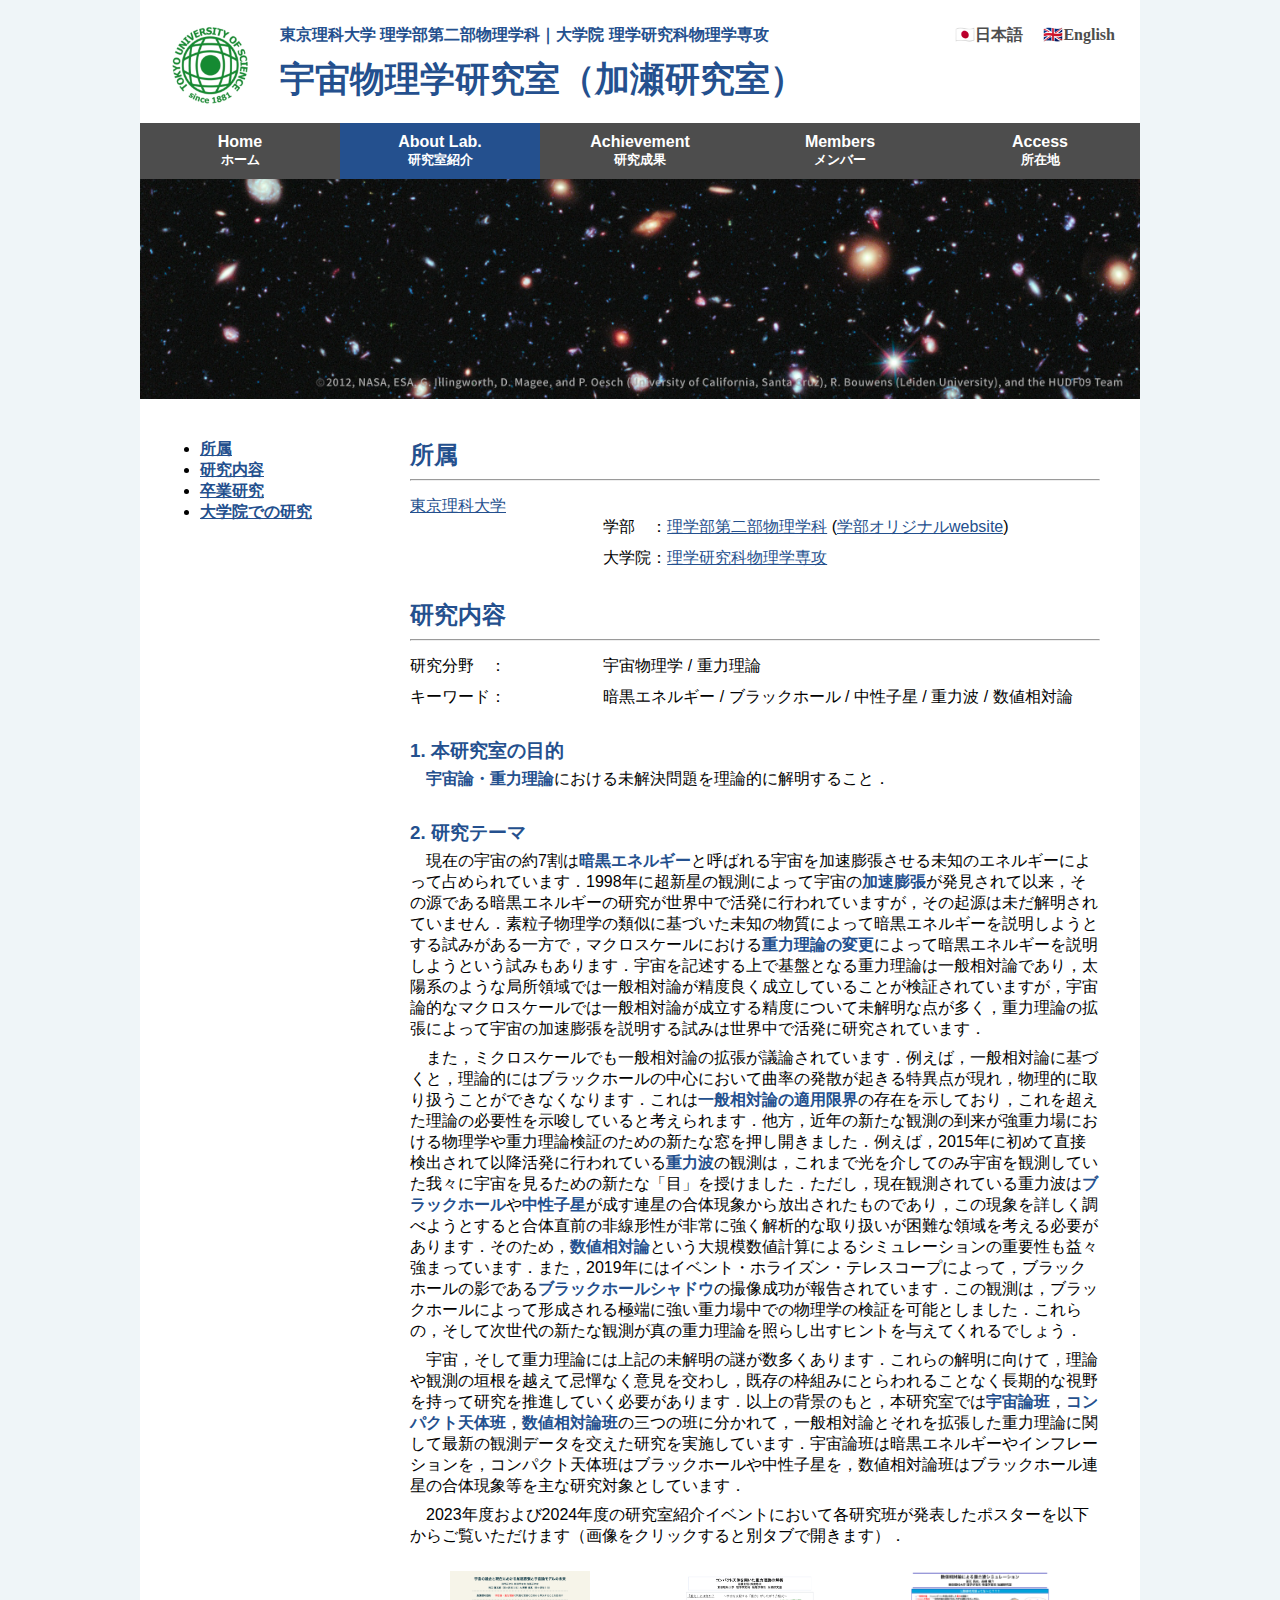
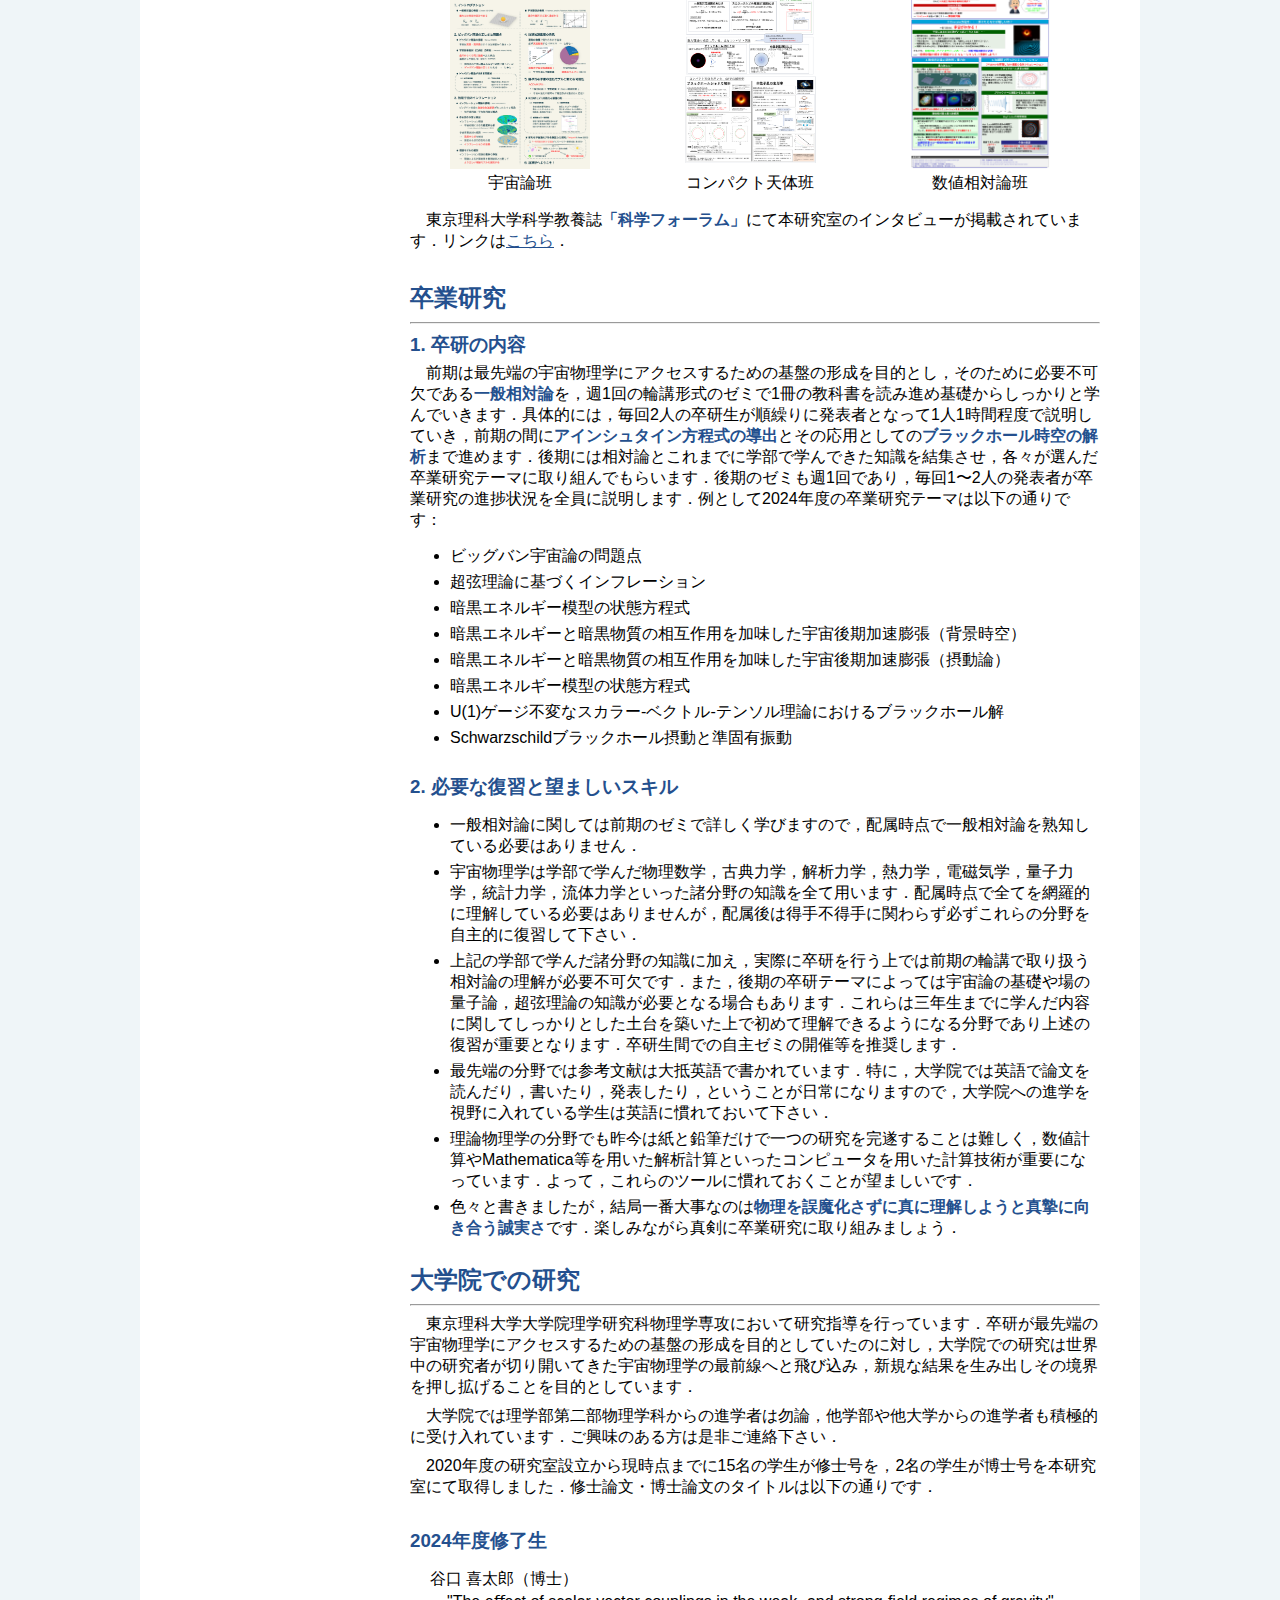
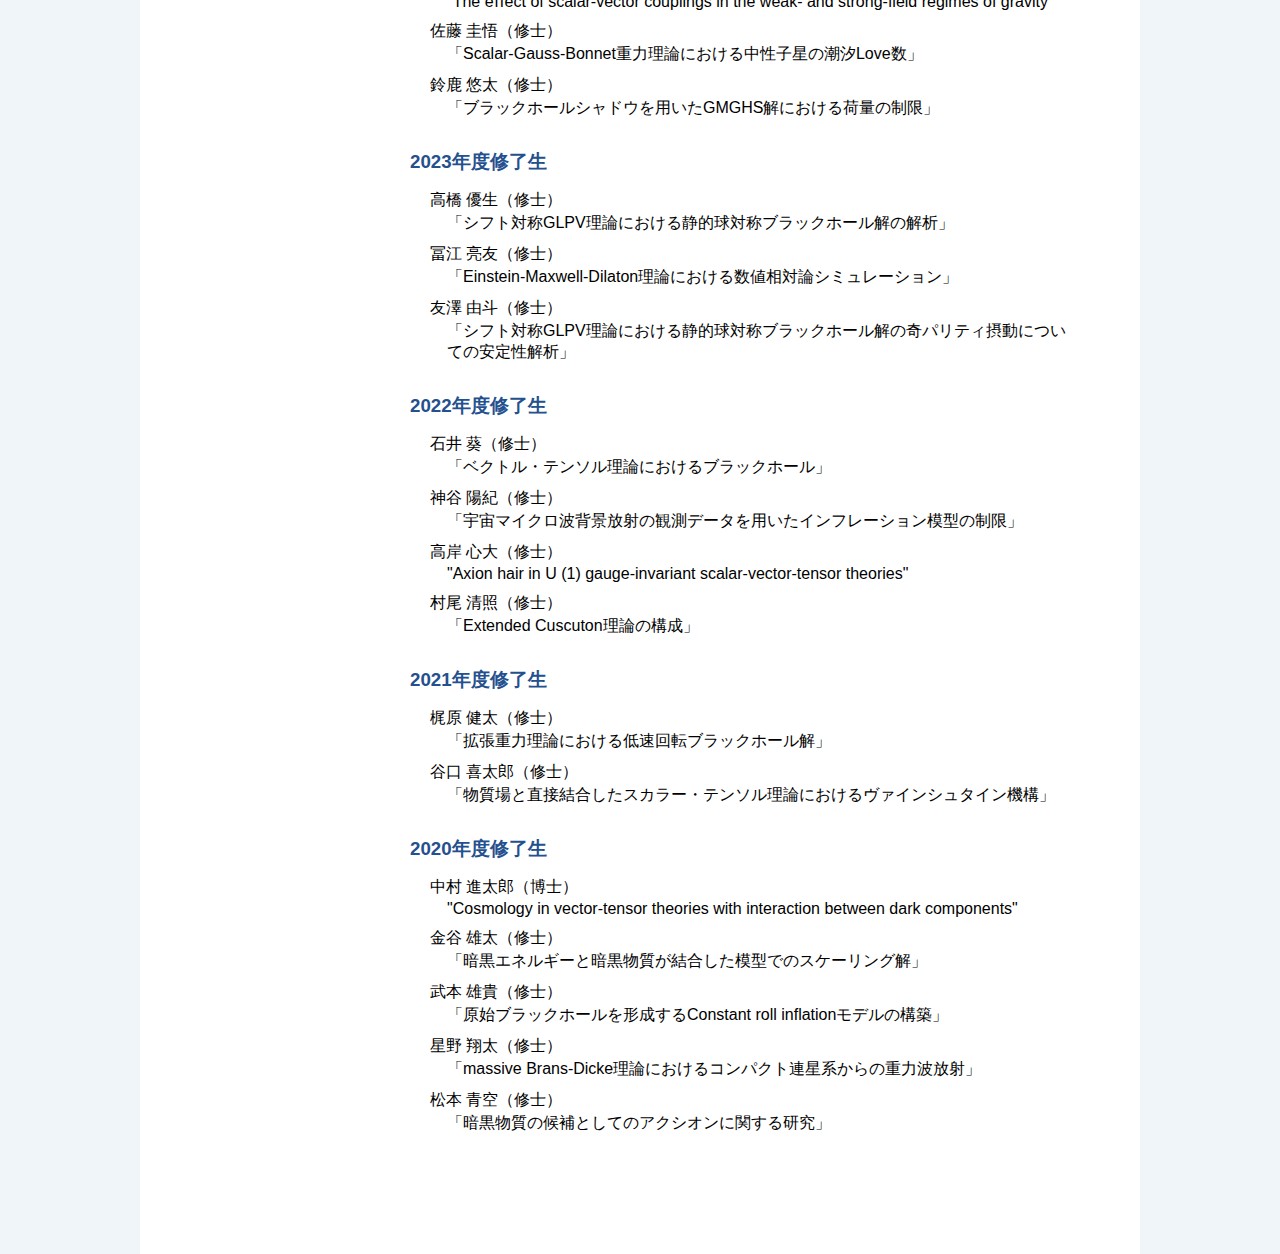
<file: aboutlab.html>
<!DOCTYPE html>

<html>
	<head>
		<meta charset="UTF-8" name="description" content="加瀬研究室｜東京理科大学 理学部第二部物理学科｜大学院 理学研究科物理学専攻の公式Webサイトです">
		<title>宇宙物理学研究室（加瀬研究室）｜東京理科大学 理学部第二部物理学科｜大学院 理学研究科物理学専攻</title>
		<link href="css/style.css" rel="stylesheet" type="text/css">
	</head>
		
	<body>
		<div class="wrapper">
			<header>
				<img src="./images/symbol.jpg" class="symbol-image">
				<a href="./index.html"><p class="head-affiliation">東京理科大学 理学部第二部物理学科｜大学院 理学研究科物理学専攻</p></a>
				<a href="./index.html"><h1>宇宙物理学研究室（加瀬研究室）</h1></a>
				<ul class="language-switcher">
					<li><a href="./aboutlab.html">&#127471;&#127477;日本語</a></li>
					<li><a href="./aboutlab_en.html">&#127468;&#127463;English</a></li>
				</ul>
				<nav>
					<ul>
						<li>
							<a href="./index.html">
								<p class="nav1">Home</p>
								<p class="nav2">ホーム</p>
							</a>
						</li>
						<li class="thispage">
							<a href="./aboutlab.html">
								<p class="nav1">About Lab.</p>
								<p class="nav2">研究室紹介</p>
							</a></li>
						<li>
							<a href="./achievement.html">
								<p class="nav1">Achievement</p>
								<p class="nav2">研究成果</p>
							</a>
						</li>
						<li>
							<a href="./members.html">
								<p class="nav1">Members</p>
								<p class="nav2">メンバー</p>
							</a>
						</li>						
						<li>
							<a href="./access.html">
								<p class="nav1">Access</p>
								<p class="nav2">所在地</p>	
							</a>
						</li>
					</ul>
				</nav>
				<div class="top-image-container">
					<img class="top-image" src="./images/xdf_text.png">
				</div>
			</header>

			<main>
				<article>
					<ul class="article-list">
						<li><a href="#affiliation">所属</a></li>
						<li><a href="#research">研究内容</a></li>
						<li><a href="#sotsuken">卒業研究</a></li>
						<li><a href="#daigakuin">大学院での研究</a></li>
					</ul>
					<div class="article-content">
						<h2 class="article-item" id="affiliation">所属</h2>
						<hr>
						<dl>
							<dt><a href="https://www.tus.ac.jp" target="_blank" rel="noopener noreferrer">東京理科大学</a></dt>
							<dd>学部　：<a href="https://www.tus.ac.jp/academics/faculty/sciencedivision2/physics/" target="_blank" rel="noopener noreferrer">理学部第二部物理学科</a> 
								(<a href="https://dept.tus.ac.jp/sc2/department/physics/" target="_blank" rel="noopener noreferrer">学部オリジナルwebsite</a>)</dd>
							<dt></dt>
							<dd>大学院：<a href="https://www.tus.ac.jp/academics/graduate_school/science/physics/" target="_blank" rel="noopener noreferrer">理学研究科物理学専攻</a></dd>
						</dl>
						<h2 class="article-item" id="research">研究内容</h2>
						<hr>
						<dl class="research-area">
							<dt>研究分野　：</dt>
							<dd>宇宙物理学 / 重力理論</dd>
							<dt>キーワード：</dt>
							<dd class="research-theme">
								<p>暗黒エネルギー / ブラックホール / 中性子星 / 重力波 / 数値相対論</p>
							</dd>
						</dl>
						<div class="research-content">
							<h3>1. 本研究室の目的</h3>
							<p>　<span>宇宙論・重力理論</span>における未解決問題を理論的に解明すること．</p>
						</div>
						<div class="research-content">
							<h3>2. 研究テーマ</h3>
							<p>　現在の宇宙の約7割は<span>暗黒エネルギー</span>と呼ばれる宇宙を加速膨張させる未知のエネルギーによって占められています．1998年に超新星の観測によって宇宙の<span>加速膨張</span>が発見されて以来，その源である暗黒エネルギーの研究が世界中で活発に行われていますが，その起源は未だ解明されていません．素粒子物理学の類似に基づいた未知の物質によって暗黒エネルギーを説明しようとする試みがある一方で，マクロスケールにおける<span>重力理論の変更</span>によって暗黒エネルギーを説明しようという試みもあります．宇宙を記述する上で基盤となる重力理論は一般相対論であり，太陽系のような局所領域では一般相対論が精度良く成立していることが検証されていますが，宇宙論的なマクロスケールでは一般相対論が成立する精度について未解明な点が多く，重力理論の拡張によって宇宙の加速膨張を説明する試みは世界中で活発に研究されています．</p>
							<p>　また，ミクロスケールでも一般相対論の拡張が議論されています．例えば，一般相対論に基づくと，理論的にはブラックホールの中心において曲率の発散が起きる特異点が現れ，物理的に取り扱うことができなくなります．これは<span>一般相対論の適用限界</span>の存在を示しており，これを超えた理論の必要性を示唆していると考えられます．他方，近年の新たな観測の到来が強重力場における物理学や重力理論検証のための新たな窓を押し開きました．例えば，2015年に初めて直接検出されて以降活発に行われている<span>重力波</span>の観測は，これまで光を介してのみ宇宙を観測していた我々に宇宙を見るための新たな「目」を授けました．ただし，現在観測されている重力波は<span>ブラックホール</span>や<span>中性子星</span>が成す連星の合体現象から放出されたものであり，この現象を詳しく調べようとすると合体直前の非線形性が非常に強く解析的な取り扱いが困難な領域を考える必要があります．そのため，<span>数値相対論</span>という大規模数値計算によるシミュレーションの重要性も益々強まっています．また，2019年にはイベント・ホライズン・テレスコープによって，ブラックホールの影である<span>ブラックホールシャドウ</span>の撮像成功が報告されています．この観測は，ブラックホールによって形成される極端に強い重力場中での物理学の検証を可能としました．これらの，そして次世代の新たな観測が真の重力理論を照らし出すヒントを与えてくれるでしょう．</p>
							<p>　宇宙，そして重力理論には上記の未解明の謎が数多くあります．これらの解明に向けて，理論や観測の垣根を越えて忌憚なく意見を交わし，既存の枠組みにとらわれることなく長期的な視野を持って研究を推進していく必要があります．以上の背景のもと，本研究室では<span>宇宙論班</span>，<span>コンパクト天体班</span>，<span>数値相対論班</span>の三つの班に分かれて，一般相対論とそれを拡張した重力理論に関して最新の観測データを交えた研究を実施しています．宇宙論班は暗黒エネルギーやインフレーションを，コンパクト天体班はブラックホールや中性子星を，数値相対論班はブラックホール連星の合体現象等を主な研究対象としています．</p>
							<p id="posters">　2023年度および2024年度の研究室紹介イベントにおいて各研究班が発表したポスターを以下からご覧いただけます（画像をクリックすると別タブで開きます）．</p>
							<div class="figures clearfix">
								<figure class="poster">
									<a href="images/poster_cosmology_2024.png" target="_blank" rel="noopener noreferrer"><img src="images/poster_cosmology_2024.png" alt="宇宙論班ポスター" width="140px"></a>
									<figcaption>宇宙論班</figcaption>
								</figure>
								<figure class="poster">
									<a href="images/poster_compact-stars_2024.png" target="_blank" rel="noopener noreferrer"><img src="images/poster_compact-stars_2024.png" alt="コンパクト天体班ポスター" width="140px"></a>
									<figcaption>コンパクト天体班</figcaption>
								</figure>
								<figure class="poster">
									<a href="images/NR_poster.png" target="_blank" rel="noopener noreferrer"><img src="images/NR_poster.png" alt="数値相対論論班ポスター" width="140px"></a>
									<figcaption>数値相対論班</figcaption>
								</figure>
							</div>
							<p>　東京理科大学科学教養誌<span>「科学フォーラム」</span>にて本研究室のインタビューが掲載されています．リンクは<a href="https://www.tus.ac.jp/about/information/publication/forum/file/forum_no443_11.pdf" target="_blank" rel="noopener noreferrer">こちら</a>．</p>
						</div>
						<h2 class="article-item" id="sotsuken">卒業研究</h2>
						<hr>
						<h3>1. 卒研の内容</h3>
						<p>　前期は最先端の宇宙物理学にアクセスするための基盤の形成を目的とし，そのために必要不可欠である<span>一般相対論</span>を，週1回の輪講形式のゼミで1冊の教科書を読み進め基礎からしっかりと学んでいきます．具体的には，毎回2人の卒研生が順繰りに発表者となって1人1時間程度で説明していき，前期の間に<span>アインシュタイン方程式の導出</span>とその応用としての<span>ブラックホール時空の解析</span>まで進めます．後期には相対論とこれまでに学部で学んできた知識を結集させ，各々が選んだ卒業研究テーマに取り組んでもらいます．後期のゼミも週1回であり，毎回1〜2人の発表者が卒業研究の進捗状況を全員に説明します．例として2024年度の卒業研究テーマは以下の通りです：</p>
						<ul class="sotsuken-list">
							<li>ビッグバン宇宙論の問題点</li>
							<li>超弦理論に基づくインフレーション</li>
							<li>暗黒エネルギー模型の状態方程式</li>
							<li>暗黒エネルギーと暗黒物質の相互作用を加味した宇宙後期加速膨張（背景時空）</li>
							<li>暗黒エネルギーと暗黒物質の相互作用を加味した宇宙後期加速膨張（摂動論）</li>
							<li>暗黒エネルギー模型の状態方程式</li>
							<li>U(1)ゲージ不変なスカラー-ベクトル-テンソル理論におけるブラックホール解</li>
							<li>Schwarzschildブラックホール摂動と準固有振動</li>
						</ul>
						<h3>2. 必要な復習と望ましいスキル</h3>
						<ul class="sotsuken-list">
							<li>一般相対論に関しては前期のゼミで詳しく学びますので，配属時点で一般相対論を熟知している必要はありません．</li>
							<li>宇宙物理学は学部で学んだ物理数学，古典力学，解析力学，熱力学，電磁気学，量子力学，統計力学，流体力学といった諸分野の知識を全て用います．配属時点で全てを網羅的に理解している必要はありませんが，配属後は得手不得手に関わらず必ずこれらの分野を自主的に復習して下さい．</li>
							<li>上記の学部で学んだ諸分野の知識に加え，実際に卒研を行う上では前期の輪講で取り扱う相対論の理解が必要不可欠です．また，後期の卒研テーマによっては宇宙論の基礎や場の量子論，超弦理論の知識が必要となる場合もあります．これらは三年生までに学んだ内容に関してしっかりとした土台を築いた上で初めて理解できるようになる分野であり上述の復習が重要となります．卒研生間での自主ゼミの開催等を推奨します．</li>
							<li>最先端の分野では参考文献は大抵英語で書かれています．特に，大学院では英語で論文を読んだり，書いたり，発表したり，ということが日常になりますので，大学院への進学を視野に入れている学生は英語に慣れておいて下さい．</li>
							<li>理論物理学の分野でも昨今は紙と鉛筆だけで一つの研究を完遂することは難しく，数値計算やMathematica等を用いた解析計算といったコンピュータを用いた計算技術が重要になっています．よって，これらのツールに慣れておくことが望ましいです．</li>
							<li>色々と書きましたが，結局一番大事なのは<span>物理を誤魔化さずに真に理解しようと真摯に向き合う誠実さ</span>です．楽しみながら真剣に卒業研究に取り組みましょう．</li>
						</ul>
						<h2 class="article-item" id="daigakuin">大学院での研究</h2>
						<hr>
						<div class="research-content">
							<p>　東京理科大学大学院理学研究科物理学専攻において研究指導を行っています．卒研が最先端の宇宙物理学にアクセスするための基盤の形成を目的としていたのに対し，大学院での研究は世界中の研究者が切り開いてきた宇宙物理学の最前線へと飛び込み，新規な結果を生み出しその境界を押し拡げることを目的としています．</p>
							<p>　大学院では理学部第二部物理学科からの進学者は勿論，他学部や他大学からの進学者も積極的に受け入れています．ご興味のある方は是非ご連絡下さい．</p>
							<p style="margin-bottom: 30px;">　2020年度の研究室設立から現時点までに15名の学生が修士号を，2名の学生が博士号を本研究室にて取得しました．修士論文・博士論文のタイトルは以下の通りです．</p>
							<h3>2024年度修了生</h3>
							<dl class="research-daigakuin">
								<dt>谷口 喜太郎（博士）</dt>
								<dd>"The eﬀect of scalar-vector couplings in the weak- and strong-field regimes of gravity"</dd>
								<dt>佐藤 圭悟（修士）</dt>
								<dd>「Scalar-Gauss-Bonnet重力理論における中性子星の潮汐Love数」</dd>
								<dt>鈴鹿 悠太（修士）</dt>
								<dd>「ブラックホールシャドウを用いたGMGHS解における荷量の制限」</dd>
							</dl>
							<h3>2023年度修了生</h3>
							<dl class="research-daigakuin">
								<dt>高橋 優生（修士）</dt>
								<dd>「シフト対称GLPV理論における静的球対称ブラックホール解の解析」</dd>
								<dt>冨江 亮友（修士）</dt>
								<dd>「Einstein-Maxwell-Dilaton理論における数値相対論シミュレーション」</dd>
								<dt>友澤 由斗（修士）</dt>
								<dd>「シフト対称GLPV理論における静的球対称ブラックホール解の奇パリティ摂動についての安定性解析」</dd>
							</dl>
							<h3>2022年度修了生</h3>
							<dl class="research-daigakuin">
								<dt>石井 葵（修士）</dt>
								<dd>「ベクトル・テンソル理論におけるブラックホール」</dd>
								<dt>神谷 陽紀（修士）</dt>
								<dd>「宇宙マイクロ波背景放射の観測データを用いたインフレーション模型の制限」</dd>
								<dt>高岸 心大（修士）</dt>
								<dd>"Axion hair in U (1) gauge-invariant scalar-vector-tensor theories"</dd>
								<dt>村尾 清照（修士）</dt>
								<dd>「Extended Cuscuton理論の構成」</dd>
							</dl>
							<h3>2021年度修了生</h3>
							<dl class="research-daigakuin">
								<dt>梶原 健太（修士）</dt>
								<dd>「拡張重力理論における低速回転ブラックホール解」</dd>
								<dt>谷口 喜太郎（修士）</dt>
								<dd>「物質場と直接結合したスカラー・テンソル理論におけるヴァインシュタイン機構」</dd>
							</dl>
							<h3>2020年度修了生</h3>
							<dl class="research-daigakuin">
								<dt>中村 進太郎（博士）</dt>
								<dd>"Cosmology in vector-tensor theories with interaction between dark components"</dd>
								<dt>金谷 雄太（修士）</dt>
								<dd>「暗黒エネルギーと暗黒物質が結合した模型でのスケーリング解」</dd>
								<dt>武本 雄貴（修士）</dt>
								<dd>「原始ブラックホールを形成するConstant roll inflationモデルの構築」</dd>
								<dt>星野 翔太（修士）</dt>
								<dd>「massive Brans-Dicke理論におけるコンパクト連星系からの重力波放射」</dd>
								<dt>松本 青空（修士）</dt>
								<dd>「暗黒物質の候補としてのアクシオンに関する研究」</dd>
							</dl>
						</div>
					</div>
				</article>
			</main>
			
			<footer>
			
			</footer>
		</div>
	</body>
</html>
</file>
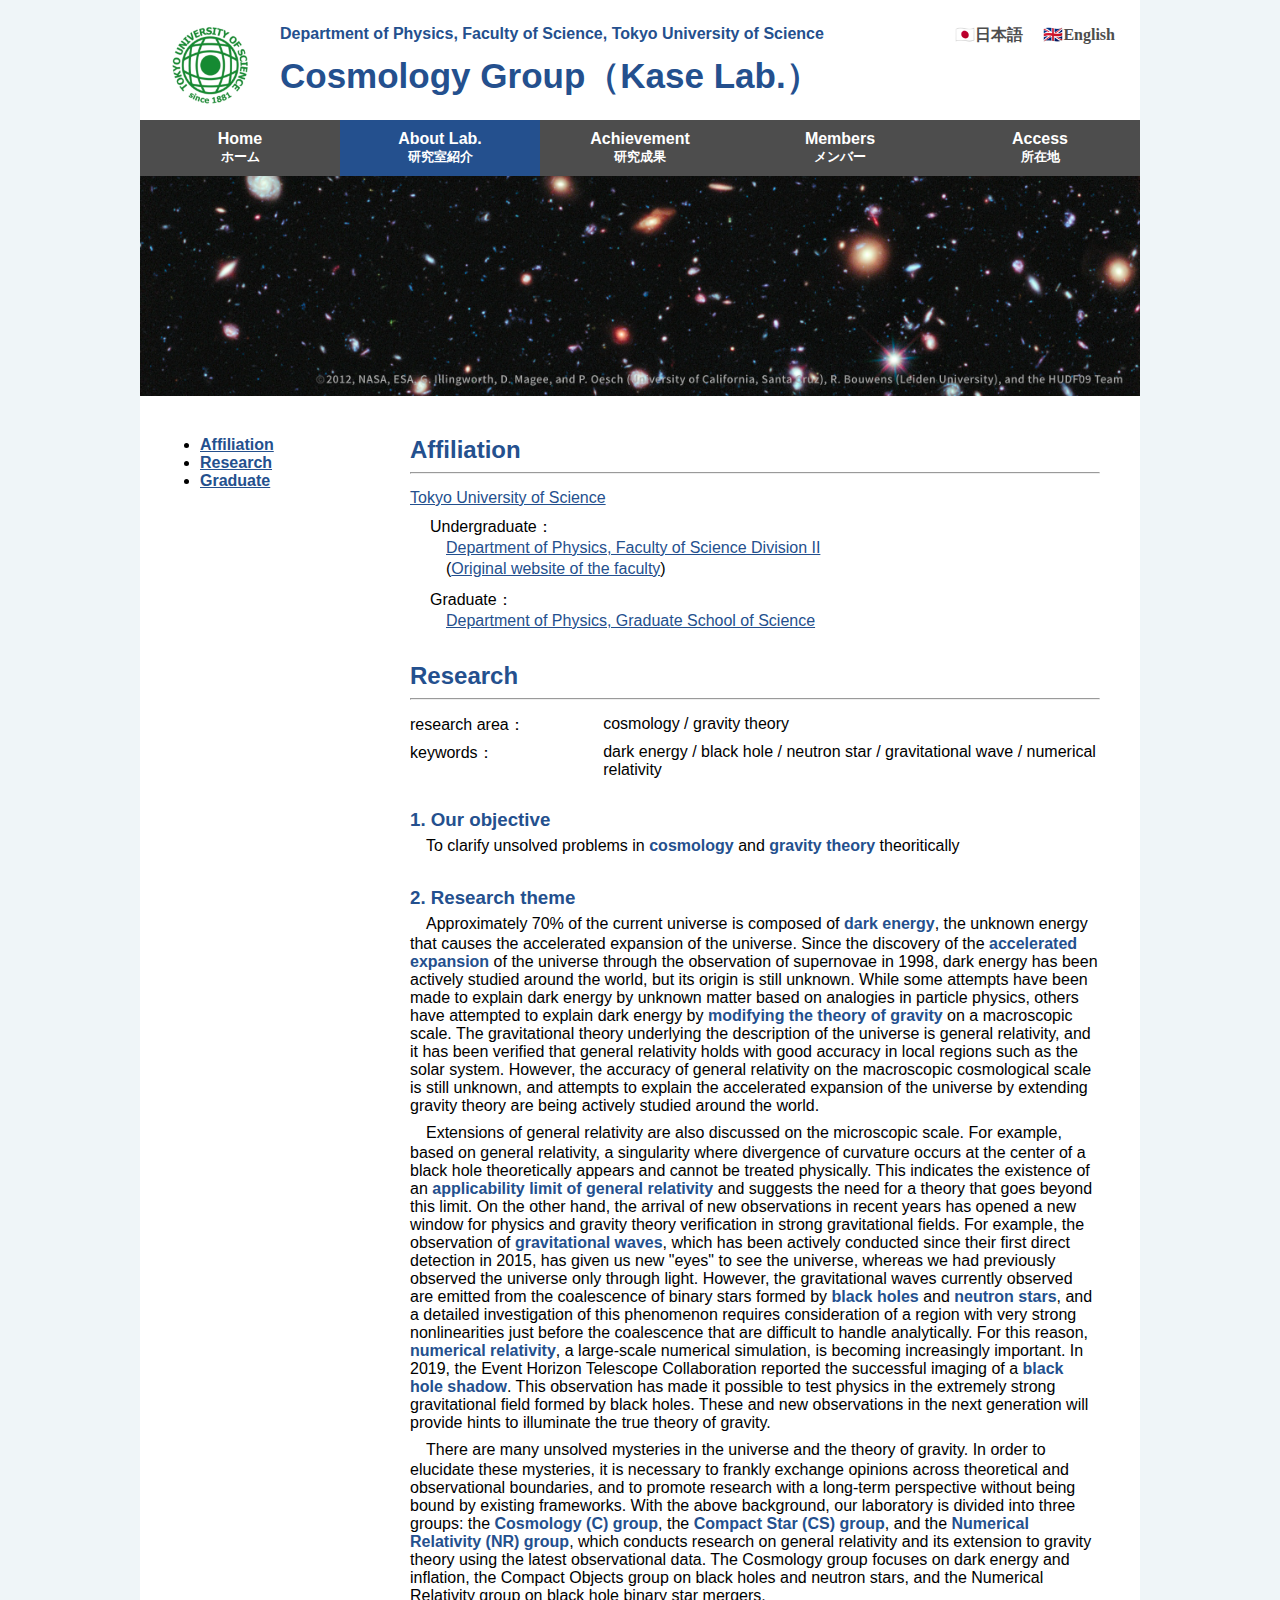
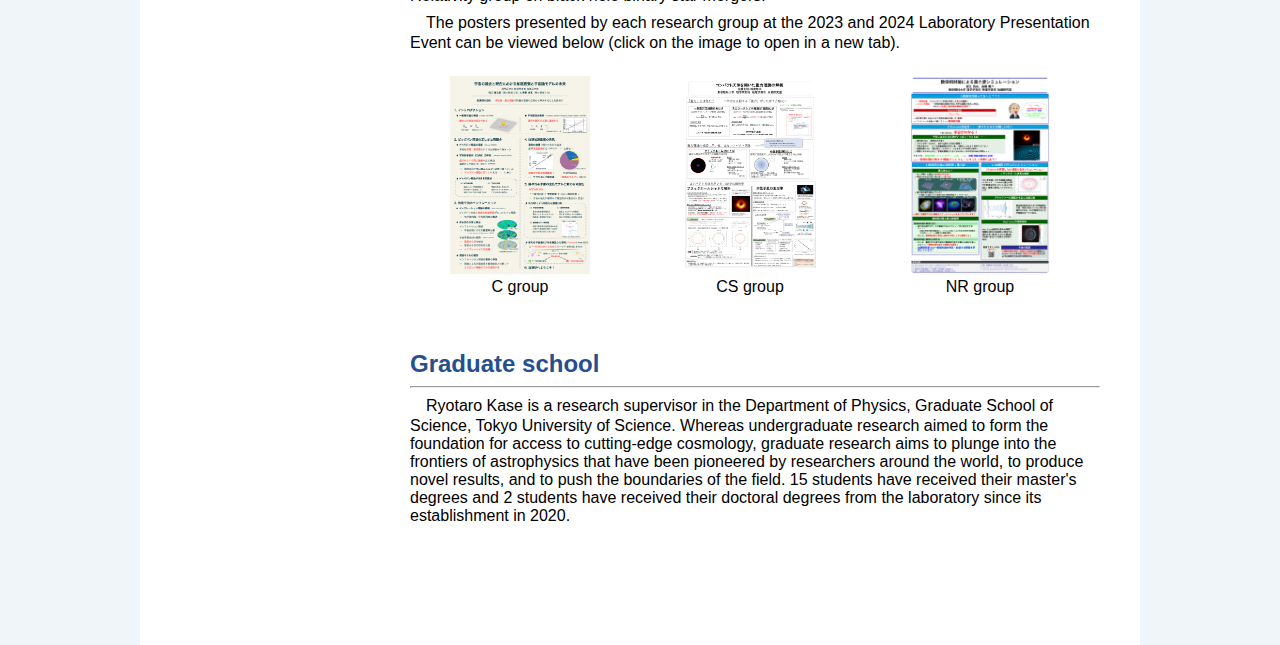
<file: aboutlab_en.html>
<!DOCTYPE html>

<html>
	<head>
		<meta charset="UTF-8" name="description" content="加瀬研究室｜東京理科大学 理学部第二部物理学科｜大学院 理学研究科物理学専攻の公式Webサイトです">
		<title>宇宙物理学研究室（加瀬研究室）｜東京理科大学 理学部第二部物理学科｜大学院 理学研究科物理学専攻</title>
		<link href="css/style.css" rel="stylesheet" type="text/css">
	</head>
		
	<body>
		<div class="wrapper">
			<header>
				<img src="./images/symbol.jpg" class="symbol-image">
				<a href="./index_en.html"><p class="head-affiliation">Department of Physics, Faculty of Science, Tokyo University of Science</p></a>
				<a href="./index_en.html"><h1>Cosmology Group（Kase Lab.）</h1></a>
				<ul class="language-switcher">
					<li><a href="./aboutlab.html">&#127471;&#127477;日本語</a></li>
					<li><a href="./aboutlab_en.html">&#127468;&#127463;English</a></li>
				</ul>
				<nav>
					<ul>
						<li>
							<a href="./index_en.html">
								<p class="nav1">Home</p>
								<p class="nav2">ホーム</p>
							</a>
						</li>
						<li class="thispage">
							<a href="./aboutlab_en.html">
								<p class="nav1">About Lab.</p>
								<p class="nav2">研究室紹介</p>
							</a></li>
						<li>
							<a href="./achievement_en.html">
								<p class="nav1">Achievement</p>
								<p class="nav2">研究成果</p>
							</a>
						</li>
						<li>
							<a href="./members_en.html">
								<p class="nav1">Members</p>
								<p class="nav2">メンバー</p>
							</a>
						</li>						
						<li>
							<a href="./access_en.html">
								<p class="nav1">Access</p>
								<p class="nav2">所在地</p>	
							</a>
						</li>
					</ul>
				</nav>
				<div class="top-image-container">
					<img class="top-image" src="./images/xdf_text.png">
				</div>
			</header>

			<main>
				<article>
					<ul class="article-list">
						<li><a href="#affiliation">Affiliation</a></li>
						<li><a href="#research">Research</a></li>
						<li><a href="#daigakuin">Graduate</a></li>
					</ul>
					<div class="article-content">
						<h2 class="article-item" id="affiliation">Affiliation</h2>
						<hr>
						<dl class="affiliation">
							<dt><a href="https://www.tus.ac.jp" target="_blank" rel="noopener noreferrer">Tokyo University of Science</a></dt>
							<dd>Undergraduate：<br>　<a href="https://www.tus.ac.jp/academics/faculty/sciencedivision2/physics/" target="_blank" rel="noopener noreferrer">Department of Physics, Faculty of Science Division II</a> 
							<br>　(<a href="https://dept.tus.ac.jp/sc2/department/physics/" target="_blank" rel="noopener noreferrer">Original website of the faculty</a>)</dd>
							<dt></dt>
							<dd>Graduate：<br>　<a href="https://www.tus.ac.jp/academics/graduate_school/science/physics/" target="_blank" rel="noopener noreferrer">Department of Physics, Graduate School of Science</a></dd>
						</dl>
						<h2 class="article-item" id="research">Research</h2>
						<hr>
						<dl class="research-area">
							<dt>research area：</dt>
							<dd>cosmology / gravity theory</dd>
							<dt>keywords：</dt>
							<dd class="research-theme">
								<p>dark energy / black hole / neutron star / gravitational wave / numerical relativity</p>
							</dd>
						</dl>
						<div class="research-content">
							<h3>1. Our objective</h3>
							<p>　To clarify unsolved problems in <span>cosmology</span> and <span>gravity theory</span> theoritically</p>
						</div>
						<div class="research-content">
							<h3>2. Research theme</h3>
							<p>　Approximately 70% of the current universe is composed of <span>dark energy</span>, the unknown energy that causes the accelerated expansion of the universe. Since the discovery of the <span>accelerated expansion</span> of the universe through the observation of supernovae in 1998, dark energy has been actively studied around the world, but its origin is still unknown. While some attempts have been made to explain dark energy by unknown matter based on analogies in particle physics, others have attempted to explain dark energy by <span>modifying the theory of gravity</span> on a macroscopic scale. The gravitational theory underlying the description of the universe is general relativity, and it has been verified that general relativity holds with good accuracy in local regions such as the solar system. However, the accuracy of general relativity on the macroscopic cosmological scale is still unknown, and attempts to explain the accelerated expansion of the universe by extending gravity theory are being actively studied around the world.</p>
							<p>　Extensions of general relativity are also discussed on the microscopic scale. For example, based on general relativity, a singularity where divergence of curvature occurs at the center of a black hole theoretically appears and cannot be treated physically. This indicates the existence of an <span>applicability limit of general relativity</span> and suggests the need for a theory that goes beyond this limit. On the other hand, the arrival of new observations in recent years has opened a new window for physics and gravity theory verification in strong gravitational fields. For example, the observation of <span>gravitational waves</span>, which has been actively conducted since their first direct detection in 2015, has given us new "eyes" to see the universe, whereas we had previously observed the universe only through light. However, the gravitational waves currently observed are emitted from the coalescence of binary stars formed by <span>black holes</span> and <span>neutron stars</span>, and a detailed investigation of this phenomenon requires consideration of a region with very strong nonlinearities just before the coalescence that are difficult to handle analytically. For this reason, <span>numerical relativity</span>, a large-scale numerical simulation, is becoming increasingly important. In 2019, the Event Horizon Telescope Collaboration reported the successful imaging of a <span>black hole shadow</span>. This observation has made it possible to test physics in the extremely strong gravitational field formed by black holes. These and new observations in the next generation will provide hints to illuminate the true theory of gravity.</p>
							<p>　There are many unsolved mysteries in the universe and the theory of gravity. In order to elucidate these mysteries, it is necessary to frankly exchange opinions across theoretical and observational boundaries, and to promote research with a long-term perspective without being bound by existing frameworks. With the above background, our laboratory is divided into three groups: the <span>Cosmology (C) group</span>, the <span>Compact Star (CS) group</span>, and the <span>Numerical Relativity (NR) group</span>, which conducts research on general relativity and its extension to gravity theory using the latest observational data. The Cosmology group focuses on dark energy and inflation, the Compact Objects group on black holes and neutron stars, and the Numerical Relativity group on black hole binary star mergers.</p>
							<p>　The posters presented by each research group at the 2023 and 2024 Laboratory Presentation Event can be viewed below (click on the image to open in a new tab).</p>
							<figure class="poster">
							<a href="images/poster_cosmology_2024.png" target="_blank" rel="noopener noreferrer"><img src="images/poster_cosmology_2024.png" alt="宇宙論班ポスター" width="140px"></a>
							<figcaption>C group</figcaption>
							</figure>
							<figure class="poster">
							<a href="images/poster_compact-stars_2024.png" target="_blank" rel="noopener noreferrer"><img src="images/poster_compact-stars_2024.png" alt="コンパクト天体班ポスター" width="140px"></a>
							<figcaption>CS group</figcaption>
							</figure>
							<figure class="poster">
							<a href="images/NR_poster.png" target="_blank" rel="noopener noreferrer"><img src="images/NR_poster.png" alt="数値相対論論班ポスター" width="140px"></a>
							<figcaption>NR group</figcaption>
							</figure>
							<p style="clear: left;"></p>						
						</div>
						<h2 class="article-item" id="daigakuin">Graduate school</h2>
						<hr>
						<div class="research-content">
							<p>　Ryotaro Kase is a research supervisor in the Department of Physics, Graduate School of Science, Tokyo University of Science. Whereas undergraduate research aimed to form the foundation for access to cutting-edge cosmology, graduate research aims to plunge into the frontiers of astrophysics that have been pioneered by researchers around the world, to produce novel results, and to push the boundaries of the field. 15 students have received their master's degrees and 2 students have received their doctoral degrees from the laboratory since its establishment in 2020.</p>
						</div>
					</div>
				</article>
			</main>
			
			<footer>
			
			</footer>
		</div>
	</body>
</html>
</file>
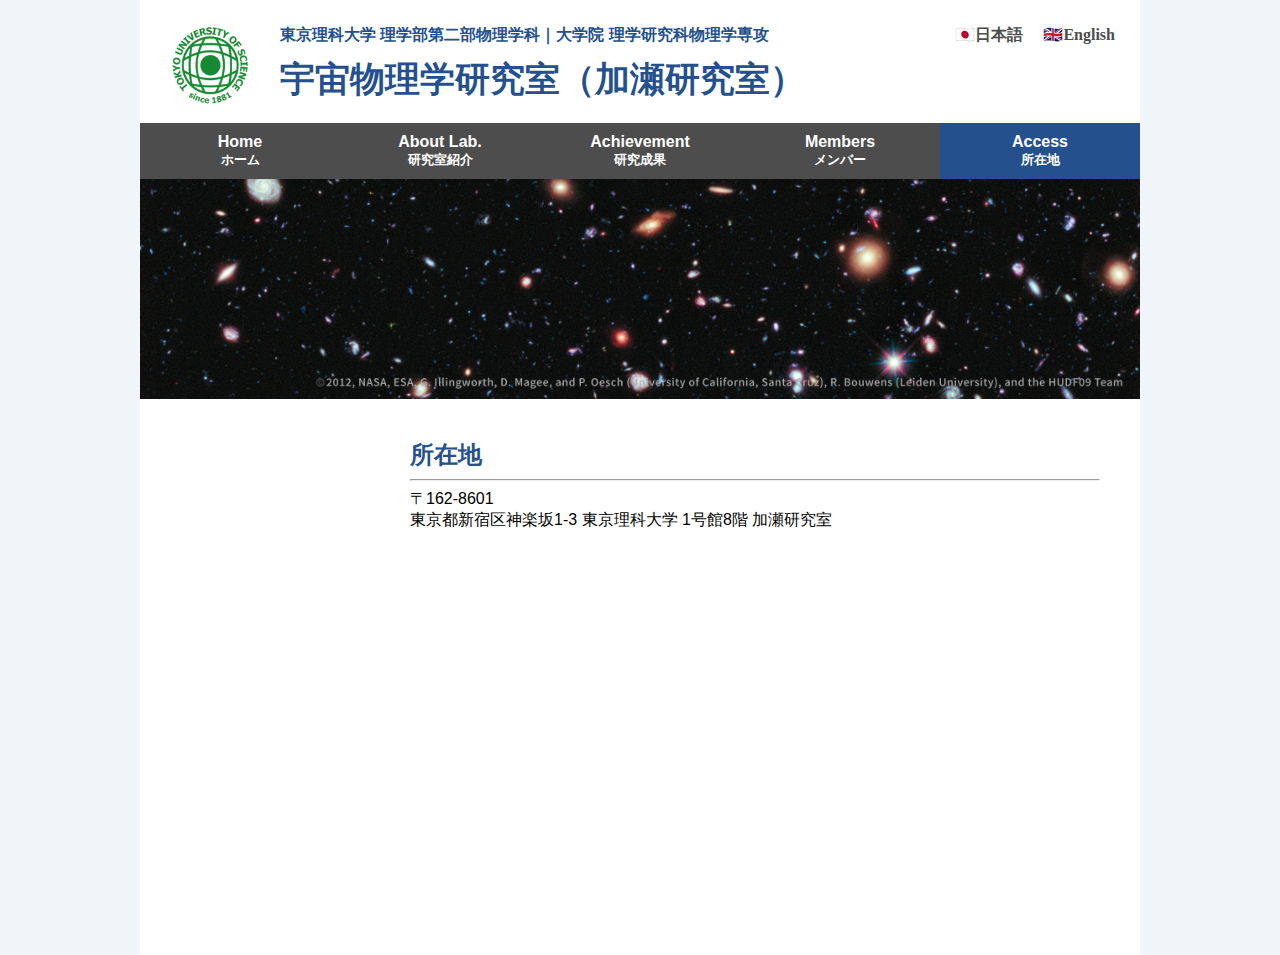
<file: access.html>
<!DOCTYPE html>

<html>
	<head>
		<meta charset="UTF-8" name="description" content="加瀬研究室｜東京理科大学 理学部第二部物理学科｜大学院 理学研究科物理学専攻の公式Webサイトです">
		<title>宇宙物理学研究室（加瀬研究室）｜東京理科大学 理学部第二部物理学科｜大学院 理学研究科物理学専攻</title>
		<link href="css/style.css" rel="stylesheet" type="text/css">
	</head>
		
	<body>
		<div class="wrapper">
			<header>
				<img src="./images/symbol.jpg" class="symbol-image">
				<a href="./index.html"><p class="head-affiliation">東京理科大学 理学部第二部物理学科｜大学院 理学研究科物理学専攻</p></a>
				<a href="./index.html"><h1>宇宙物理学研究室（加瀬研究室）</h1></a>
				<ul class="language-switcher">
					<li><a href="./access.html">&#127471;&#127477;日本語</a></li>
					<li><a href="./access_en.html">&#127468;&#127463;English</a></li>
				</ul>
				<nav>
					<ul>
						<li>
							<a href="./index.html">
								<p class="nav1">Home</p>
								<p class="nav2">ホーム</p>
							</a>
						</li>
						<li>
							<a href="./aboutlab.html">
								<p class="nav1">About Lab.</p>
								<p class="nav2">研究室紹介</p>
							</a></li>
						<li>
							<a href="./achievement.html">
								<p class="nav1">Achievement</p>
								<p class="nav2">研究成果</p>
							</a>
						</li>
						<li>
							<a href="./members.html">
								<p class="nav1">Members</p>
								<p class="nav2">メンバー</p>
							</a>
						</li>						
						<li class="thispage">
							<a href="./access.html">
								<p class="nav1">Access</p>
								<p class="nav2">所在地</p>	
							</a>
						</li>
					</ul>
				</nav>
				<div class="top-image-container">
					<img class="top-image" src="./images/xdf_text.png">
			</header>

			<main>
				<article>
					<ul class="article-list">
						<!-- <li><a href="#place">所在地</a></li> -->
					</ul>
					<div class="article-content">
						<h2 class="article-item" id="article">所在地</h2>
						<hr>
						<div class="address">
							<p>〒162-8601</p>
							<p style="margin-top: 0;">東京都新宿区神楽坂1-3 東京理科大学 1号館8階 加瀬研究室</p>
						</div>
						<div class="map">
							<iframe src="https://www.google.com/maps/embed?pb=!1m18!1m12!1m3!1d3240.072764224625!2d139.73887087644894!3d35.69982697258128!2m3!1f0!2f0!3f0!3m2!1i1024!2i768!4f13.1!3m3!1m2!1s0x60188c5b5bb5cf6b%3A0xd1f5e24e18af51e!2z5p2x5Lqs55CG56eR5aSn5a2m!5e0!3m2!1sja!2sjp!4v1710821558759!5m2!1sja!2sjp" width="400" height="300" style="border:0;" allowfullscreen="" loading="lazy" referrerpolicy="no-referrer-when-downgrade"></iframe>
						</div>
					</div>
				</article>
			</main>
			
			<footer>
			
			</footer>
		</div>
	</body>
</html>
</file>
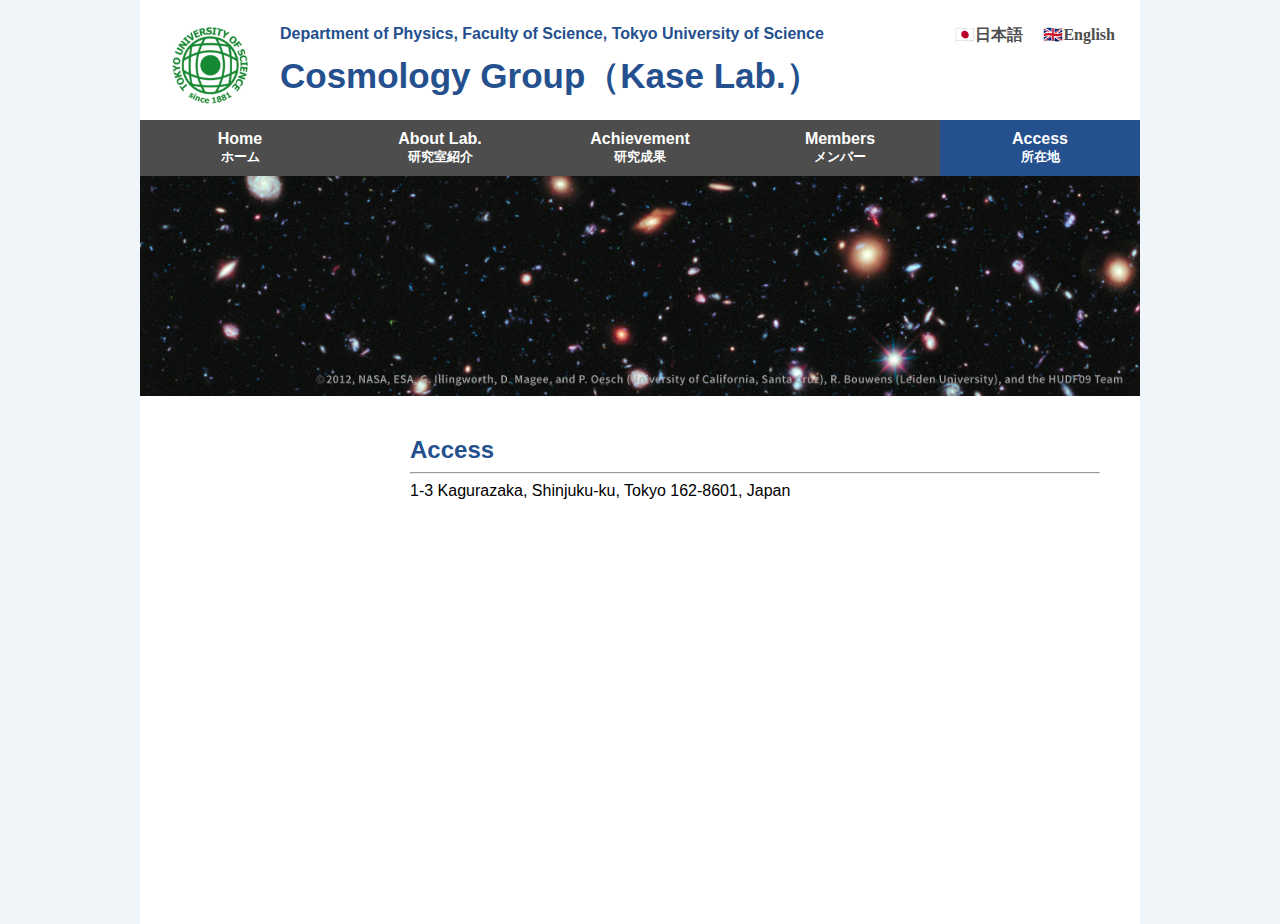
<file: access_en.html>
<!DOCTYPE html>

<html>
	<head>
		<meta charset="UTF-8" name="description" content="加瀬研究室｜東京理科大学 理学部第二部物理学科｜大学院 理学研究科物理学専攻の公式Webサイトです">
		<title>宇宙物理学研究室（加瀬研究室）｜東京理科大学 理学部第二部物理学科｜大学院 理学研究科物理学専攻</title>
		<link href="css/style.css" rel="stylesheet" type="text/css">
	</head>
		
	<body>
		<div class="wrapper">
			<header>
				<img src="./images/symbol.jpg" class="symbol-image">
				<a href="./index_en.html"><p class="head-affiliation">Department of Physics, Faculty of Science, Tokyo University of Science</p></a>
				<a href="./index_en.html"><h1>Cosmology Group（Kase Lab.）</h1></a>
				<ul class="language-switcher">
					<li><a href="./access.html">&#127471;&#127477;日本語</a></li>
					<li><a href="./access_en.html">&#127468;&#127463;English</a></li>
				</ul>
				<nav>
					<ul>
						<li>
							<a href="./index_en.html">
								<p class="nav1">Home</p>
								<p class="nav2">ホーム</p>
							</a>
						</li>
						<li>
							<a href="./aboutlab_en.html">
								<p class="nav1">About Lab.</p>
								<p class="nav2">研究室紹介</p>
							</a></li>
						<li>
							<a href="./achievement_en.html">
								<p class="nav1">Achievement</p>
								<p class="nav2">研究成果</p>
							</a>
						</li>
						<li>
							<a href="./members_en.html">
								<p class="nav1">Members</p>
								<p class="nav2">メンバー</p>
							</a>
						</li>						
						<li class="thispage">
							<a href="./access_en.html">
								<p class="nav1">Access</p>
								<p class="nav2">所在地</p>	
							</a>
						</li>
					</ul>
				</nav>
				<div class="top-image-container">
					<img class="top-image" src="./images/xdf_text.png">
				</div>
			</header>

			<main>
				<article>
					<ul class="article-list">
						<!-- <li><a href="#place">所在地</a></li> -->
					</ul>
					<div class="article-content">
						<h2 class="article-item" id="article">Access</h2>
						<hr>
						<div class="address">
							<p>1-3 Kagurazaka, Shinjuku-ku, Tokyo 162-8601, Japan</p>
						</div>
						<div class="map">
							<iframe src="https://www.google.com/maps/embed?pb=!1m18!1m12!1m3!1d3240.072764224625!2d139.73887087644894!3d35.69982697258128!2m3!1f0!2f0!3f0!3m2!1i1024!2i768!4f13.1!3m3!1m2!1s0x60188c5b5bb5cf6b%3A0xd1f5e24e18af51e!2z5p2x5Lqs55CG56eR5aSn5a2m!5e0!3m2!1sja!2sjp!4v1710821558759!5m2!1sja!2sjp" width="400" height="300" style="border:0;" allowfullscreen="" loading="lazy" referrerpolicy="no-referrer-when-downgrade"></iframe>
						</div>
					</div>
				</article>
			</main>
			
			<footer>
			
			</footer>
		</div>
	</body>
</html>
</file>
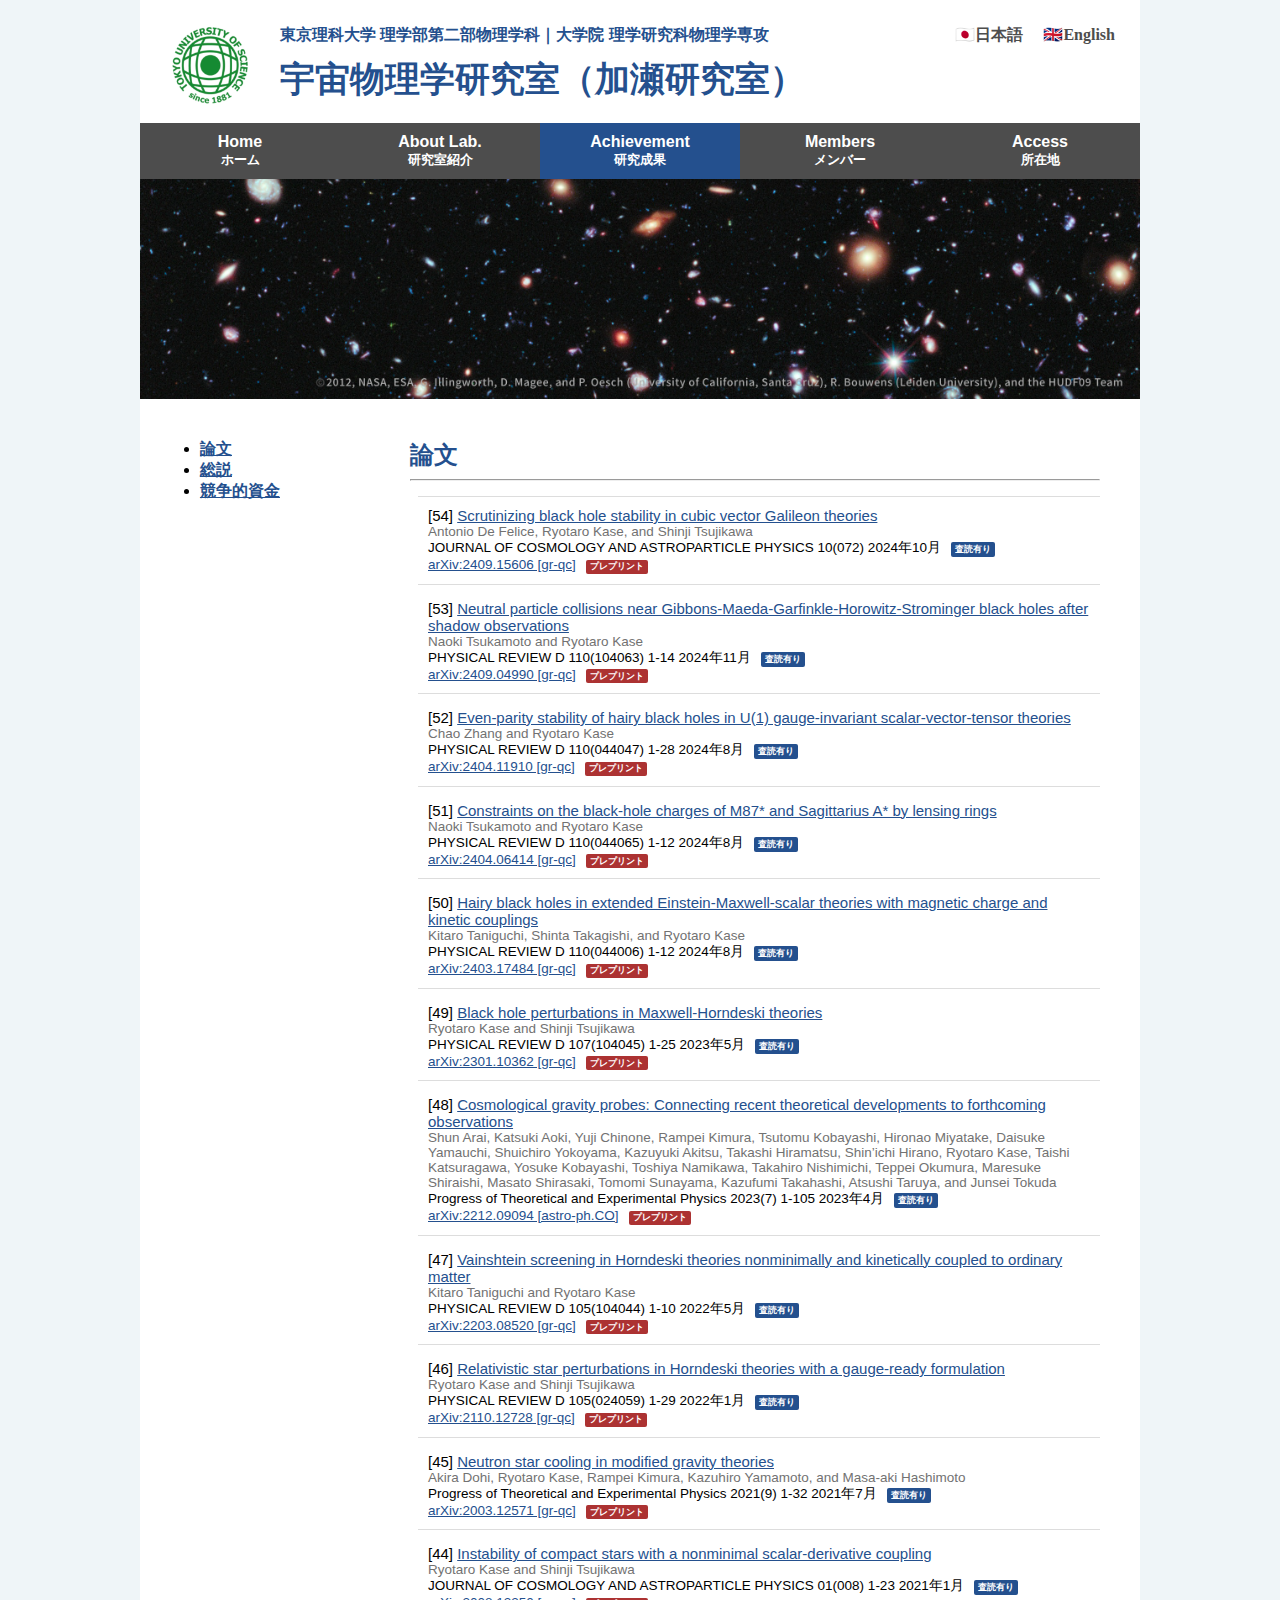
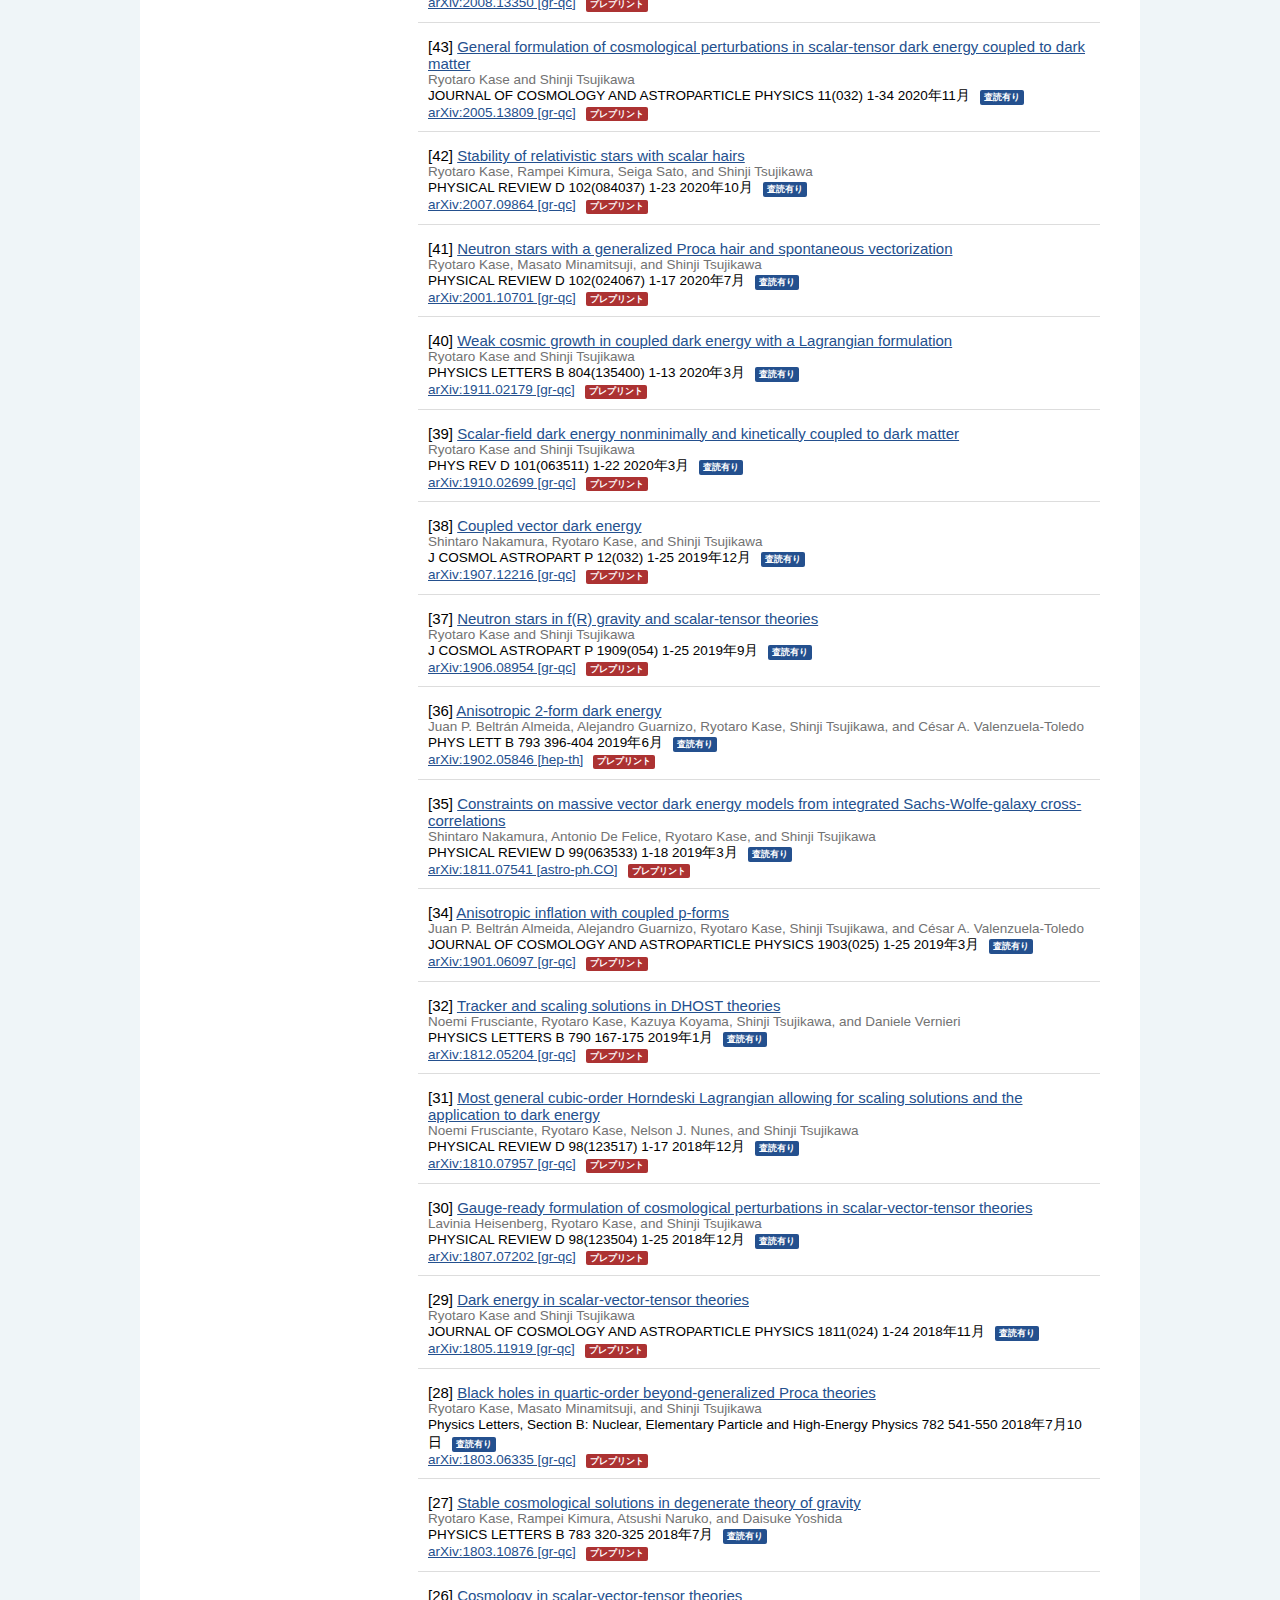
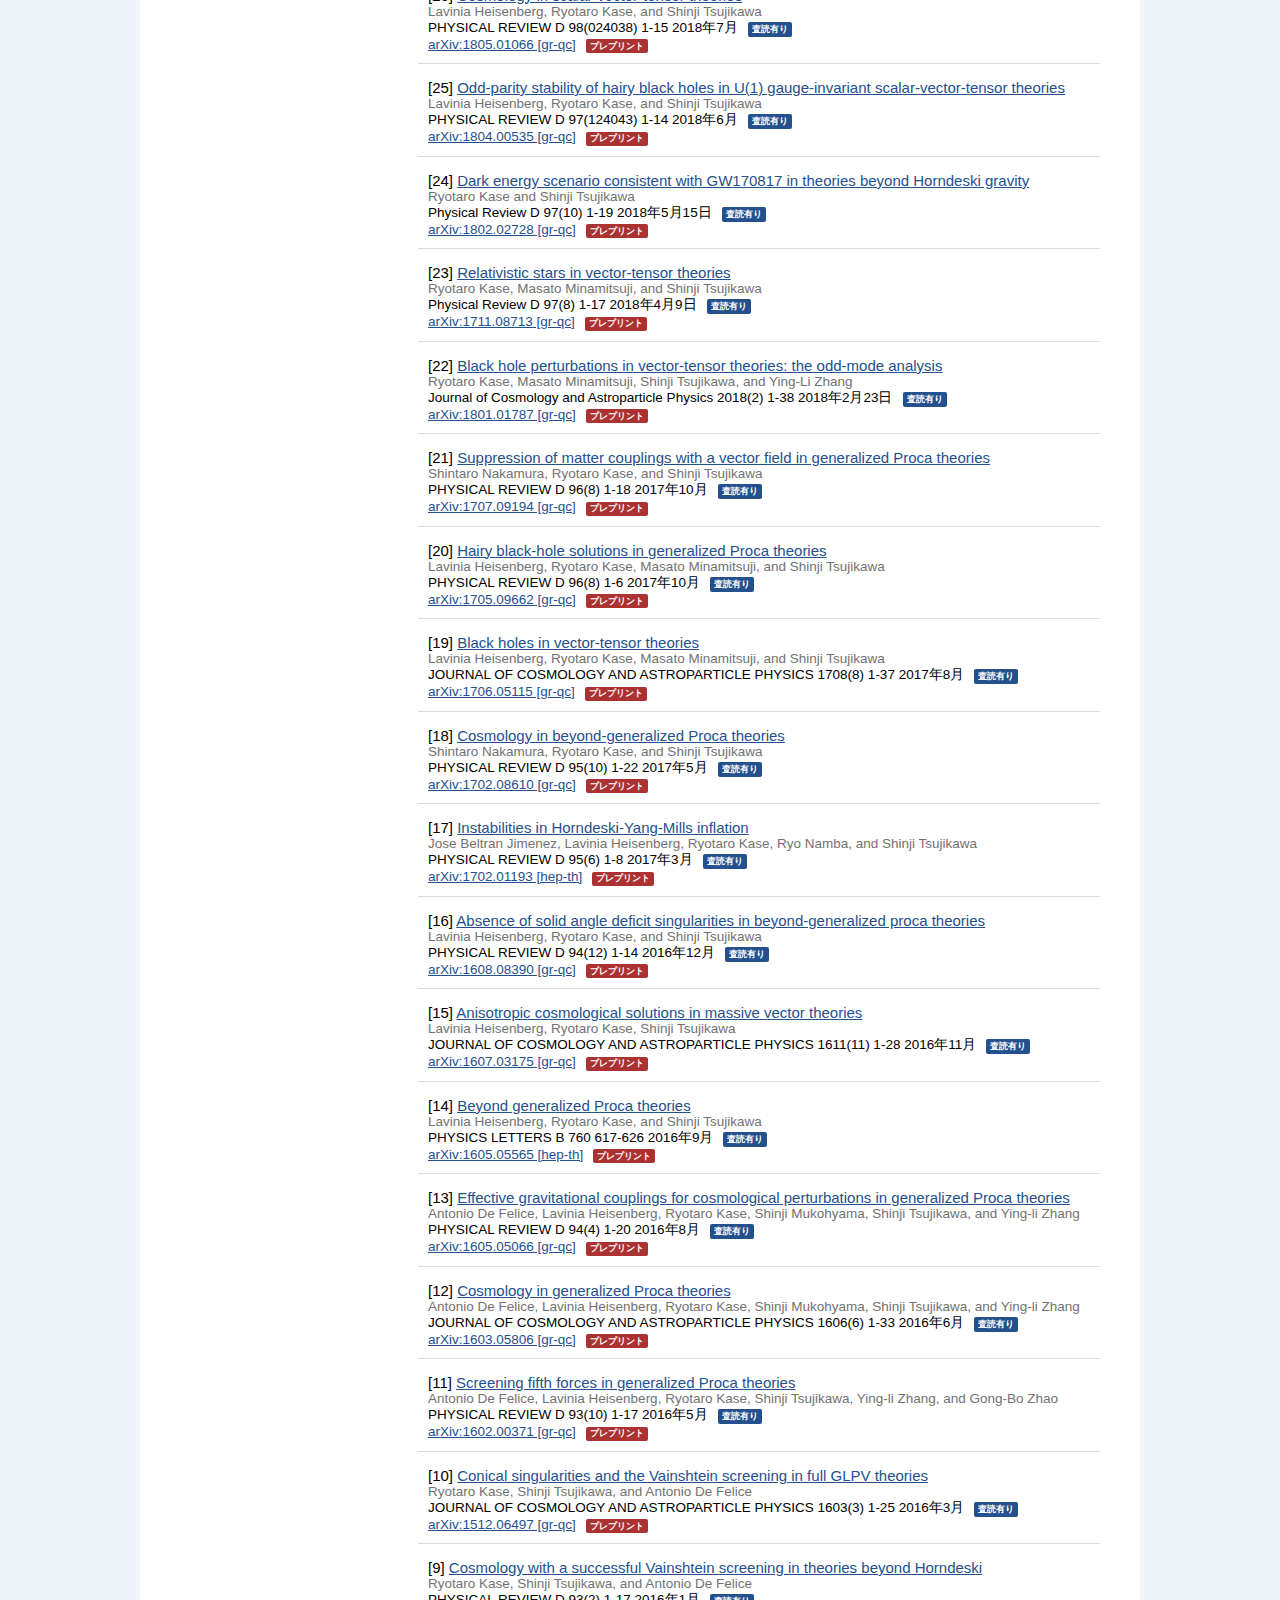
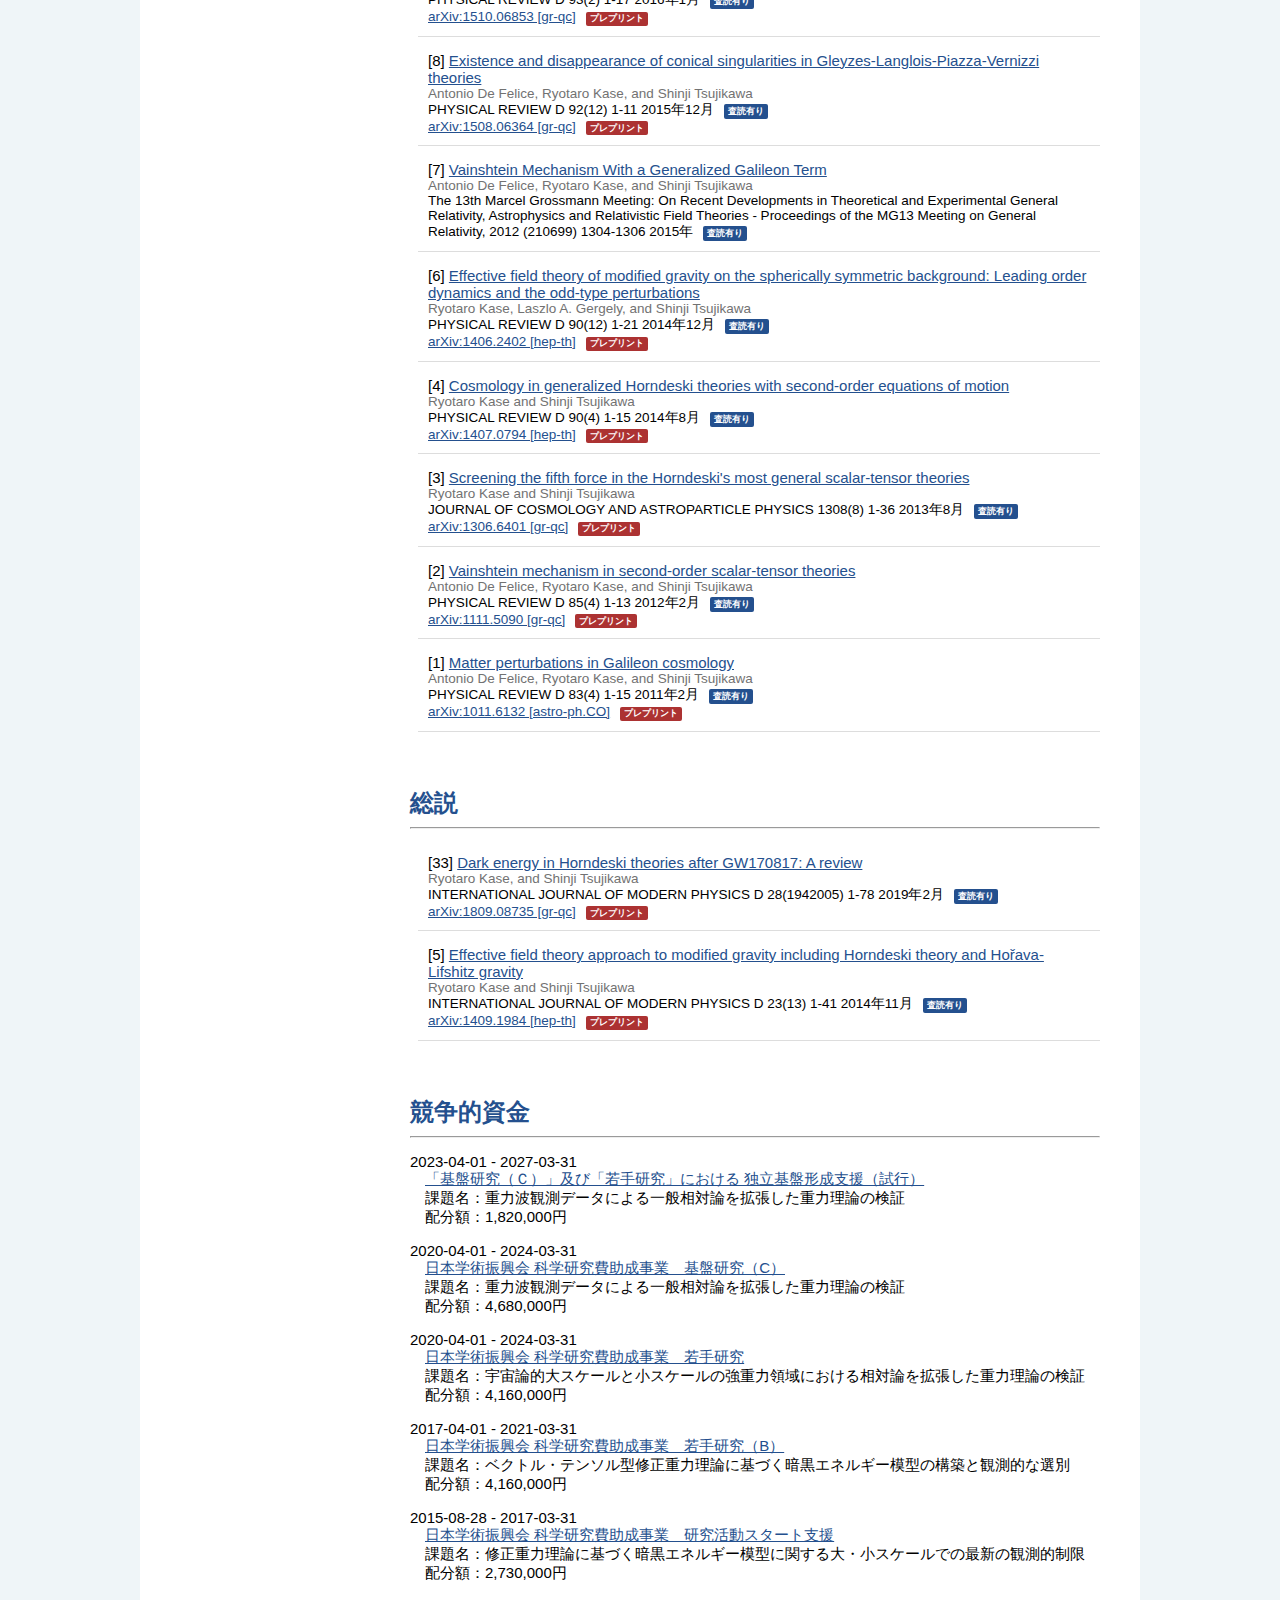
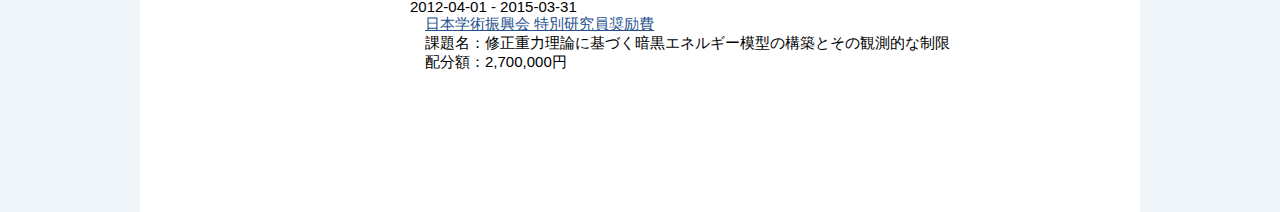
<file: achievement.html>
<!DOCTYPE html>

<html>
	<head>
		<meta charset="UTF-8" name="description" content="加瀬研究室｜東京理科大学 理学部第二部物理学科｜大学院 理学研究科物理学専攻の公式Webサイトです">
		<title>宇宙物理学研究室（加瀬研究室）｜東京理科大学 理学部第二部物理学科｜大学院 理学研究科物理学専攻</title>
		<link href="css/style.css" rel="stylesheet" type="text/css">
	</head>
		
	<body>
		<div class="wrapper">
			<header>
				<img src="./images/symbol.jpg" class="symbol-image">
				<a href="./index.html"><p class="head-affiliation">東京理科大学 理学部第二部物理学科｜大学院 理学研究科物理学専攻</p></a>
				<a href="./index.html"><h1>宇宙物理学研究室（加瀬研究室）</h1></a>
				<ul class="language-switcher">
					<li><a href="./achievement.html">&#127471;&#127477;日本語</a></li>
					<li><a href="./achievement_en.html">&#127468;&#127463;English</a></li>
				</ul>
				<nav>
					<ul>
						<li>
							<a href="./index.html">
								<p class="nav1">Home</p>
								<p class="nav2">ホーム</p>
							</a>
						</li>
						<li>
							<a href="./aboutlab.html">
								<p class="nav1">About Lab.</p>
								<p class="nav2">研究室紹介</p>
							</a></li>
						<li class="thispage">
							<a href="./achievement.html">
								<p class="nav1">Achievement</p>
								<p class="nav2">研究成果</p>
							</a>
						</li>
						<li>
							<a href="./members.html">
								<p class="nav1">Members</p>
								<p class="nav2">メンバー</p>
							</a>
						</li>						
						<li>
							<a href="./access.html">
								<p class="nav1">Access</p>
								<p class="nav2">所在地</p>	
							</a>
						</li>
					</ul>
				</nav>
				<div class="top-image-container">
					<img class="top-image" src="./images/xdf_text.png">
				</div>
			</header>

			<main>
				<article>
					<ul class="article-list">
						<li><a href="#article">論文</a></li>
						<li><a href="#review">総説</a></li>
						<li><a href="#grant">競争的資金</a></li>
					</ul>
					<div class="article-content achievement-content">
						<h2 class="article-item" id="article">論文</h2>
						<hr>
						<ul class="published-papers">
							<li class="published-papers-item" style="border-top: 1px solid #ddd;">
								<div>
									[54] <a href="https://iopscience.iop.org/article/10.1088/1475-7516/2024/10/072" target="_blank" rel="noopener noreferrer">Scrutinizing black hole stability in cubic vector Galileon theories</a>
									<p class="authors">Antonio De Felice, Ryotaro Kase, and Shinji Tsujikawa</p>
									<p class="journal">JOURNAL OF COSMOLOGY AND ASTROPARTICLE PHYSICS 10(072) 2024年10月<span class="referee">査読有り</span></p>
									<p class="journal"><a href="https://arxiv.org/abs/2409.15606" target="_blank" rel="noopener noreferrer">arXiv:2409.15606 [gr-qc]</a><span class="preprint">プレプリント</span></p>
								</div>
							</li>
							<li class="published-papers-item">
								<div>
									[53] <a href="https://journals.aps.org/prd/abstract/10.1103/PhysRevD.110.104063" target="_blank" rel="noopener noreferrer">Neutral particle collisions near Gibbons-Maeda-Garfinkle-Horowitz-Strominger black holes after shadow observations</a>
									<p class="authors">Naoki Tsukamoto and Ryotaro Kase</p>
									<p class="journal">PHYSICAL REVIEW D 110(104063) 1-14 2024年11月<span class="referee">査読有り</span></p>
									<p class="journal"><a href="https://arxiv.org/abs/2409.04990" target="_blank" rel="noopener noreferrer">arXiv:2409.04990 [gr-qc]</a><span class="preprint">プレプリント</span></p>
								</div>
							</li>
							<li class="published-papers-item">
								<div>
									[52] <a href="https://journals.aps.org/prd/abstract/10.1103/PhysRevD.110.044047" target="_blank" rel="noopener noreferrer">Even-parity stability of hairy black holes in U(1) gauge-invariant scalar-vector-tensor theories</a>
									<p class="authors">Chao Zhang and Ryotaro Kase</p>
									<p class="journal">PHYSICAL REVIEW D 110(044047) 1-28 2024年8月<span class="referee">査読有り</span></p>
									<p class="journal"><a href="https://arxiv.org/abs/2404.11910" target="_blank" rel="noopener noreferrer">arXiv:2404.11910 [gr-qc]</a><span class="preprint">プレプリント</span></p>
								</div>
							</li>
							<li class="published-papers-item">
								<div>
									[51] <a href="https://journals.aps.org/prd/abstract/10.1103/PhysRevD.110.044065" target="_blank" rel="noopener noreferrer">Constraints on the black-hole charges of M87* and Sagittarius A* by lensing rings</a>
									<p class="authors">Naoki Tsukamoto and Ryotaro Kase</p>
									<p class="journal">PHYSICAL REVIEW D 110(044065) 1-12 2024年8月<span class="referee">査読有り</span></p>
									<p class="journal"><a href="https://arxiv.org/abs/2404.06414" target="_blank" rel="noopener noreferrer">arXiv:2404.06414 [gr-qc]</a><span class="preprint">プレプリント</span></p>
								</div>
							</li>
							<li class="published-papers-item">
								<div>
									[50] <a href="https://journals.aps.org/prd/abstract/10.1103/PhysRevD.110.044006" target="_blank" rel="noopener noreferrer">Hairy black holes in extended Einstein-Maxwell-scalar theories with magnetic charge and kinetic couplings</a>
									<p class="authors">Kitaro Taniguchi, Shinta Takagishi, and Ryotaro Kase</p>
									<p class="journal">PHYSICAL REVIEW D 110(044006) 1-12 2024年8月<span class="referee">査読有り</span></p>
									<p class="journal"><a href="https://arxiv.org/abs/2403.17484" target="_blank" rel="noopener noreferrer">arXiv:2403.17484 [gr-qc]</a><span class="preprint">プレプリント</span></p>
								</div>
							</li>
							<li class="published-papers-item">
								<div>
									[49] <a href="https://journals.aps.org/prd/abstract/10.1103/PhysRevD.107.104045" target="_blank" rel="noopener noreferrer">Black hole perturbations in Maxwell-Horndeski theories</a>
									<p class="authors">Ryotaro Kase and Shinji Tsujikawa</p>
									<p class="journal">PHYSICAL REVIEW D 107(104045) 1-25 2023年5月<span class="referee">査読有り</span></p>
									<p class="journal"><a href="https://arxiv.org/abs/2301.10362" target="_blank" rel="noopener noreferrer">arXiv:2301.10362 [gr-qc]</a><span class="preprint">プレプリント</span></p>
								</div>
							</li>
							<li class="published-papers-item">
								<div>
									[48] <a href="https://academic.oup.com/ptep/article/2023/7/072E01/7146218" target="_blank" rel="noopener noreferrer">Cosmological gravity probes: Connecting recent theoretical developments to forthcoming observations</a>
									<p class="authors">Shun Arai, Katsuki Aoki, Yuji Chinone, Rampei Kimura, Tsutomu Kobayashi, Hironao Miyatake, Daisuke Yamauchi, Shuichiro Yokoyama, Kazuyuki Akitsu, Takashi Hiramatsu, Shin’ichi Hirano, Ryotaro Kase, Taishi Katsuragawa, Yosuke Kobayashi, Toshiya Namikawa, Takahiro Nishimichi, Teppei Okumura, Maresuke Shiraishi, Masato Shirasaki, Tomomi Sunayama, Kazufumi Takahashi, Atsushi Taruya, and Junsei Tokuda</p>
									<p class="journal">Progress of Theoretical and Experimental Physics 2023(7) 1-105 2023年4月<span class="referee">査読有り</span></p>
									<p class="journal"><a href="https://arxiv.org/abs/2212.09094" target="_blank" rel="noopener noreferrer">arXiv:2212.09094 [astro-ph.CO]</a><span class="preprint">プレプリント</span></p>
								</div>
							</li>
							<li class="published-papers-item">
								<div>
									[47] <a href="https://journals.aps.org/prd/abstract/10.1103/PhysRevD.105.104044" target="_blank" rel="noopener noreferrer">Vainshtein screening in Horndeski theories nonminimally and kinetically coupled to ordinary matter</a>
									<p class="authors">Kitaro Taniguchi and Ryotaro Kase</p>
									<p class="journal">PHYSICAL REVIEW D 105(104044) 1-10 2022年5月<span class="referee">査読有り</span></p>
									<p class="journal"><a href="https://arxiv.org/abs/2203.08520" target="_blank" rel="noopener noreferrer">arXiv:2203.08520 [gr-qc]</a><span class="preprint">プレプリント</span></p>
								</div>
							</li>
							<li class="published-papers-item">
								<div>
									[46] <a href="https://journals.aps.org/prd/abstract/10.1103/PhysRevD.105.024059" target="_blank" rel="noopener noreferrer">Relativistic star perturbations in Horndeski theories with a gauge-ready formulation</a>
									<p class="authors">Ryotaro Kase and Shinji Tsujikawa</p>
									<p class="journal">PHYSICAL REVIEW D 105(024059) 1-29 2022年1月<span class="referee">査読有り</span></p>
									<p class="journal"><a href="https://arxiv.org/abs/2110.12728" target="_blank" rel="noopener noreferrer">arXiv:2110.12728 [gr-qc]</a><span class="preprint">プレプリント</span></p>
								</div>
							</li>
							<li class="published-papers-item">
								<div>
									[45] <a href="https://academic.oup.com/ptep/article/2021/9/093E01/6330635" target="_blank" rel="noopener noreferrer">Neutron star cooling in modified gravity theories</a>
									<p class="authors">Akira Dohi, Ryotaro Kase, Rampei Kimura, Kazuhiro Yamamoto, and Masa-aki Hashimoto</p>
									<p class="journal">Progress of Theoretical and Experimental Physics 2021(9) 1-32 2021年7月<span class="referee">査読有り</span></p>
									<p class="journal"><a href="https://arxiv.org/abs/2003.12571" target="_blank" rel="noopener noreferrer">arXiv:2003.12571 [gr-qc]</a><span class="preprint">プレプリント</span></p>
								</div>
							</li>
							<li class="published-papers-item">
								<div>
									[44] <a href="https://iopscience.iop.org/article/10.1088/1475-7516/2021/01/008" target="_blank" rel="noopener noreferrer">Instability of compact stars with a nonminimal scalar-derivative coupling</a>
									<p class="authors">Ryotaro Kase and Shinji Tsujikawa</p>
									<p class="journal">JOURNAL OF COSMOLOGY AND ASTROPARTICLE PHYSICS 01(008) 1-23 2021年1月<span class="referee">査読有り</span></p>
									<p class="journal"><a href="https://arxiv.org/abs/2008.13350" target="_blank" rel="noopener noreferrer">arXiv:2008.13350 [gr-qc]</a><span class="preprint">プレプリント</span></p>
								</div>
							</li>
							<li class="published-papers-item">
								<div>
									[43] <a href="https://iopscience.iop.org/article/10.1088/1475-7516/2020/11/032" target="_blank" rel="noopener noreferrer">General formulation of cosmological perturbations in scalar-tensor dark energy coupled to dark matter</a>
									<p class="authors">Ryotaro Kase and Shinji Tsujikawa</p>
									<p class="journal">JOURNAL OF COSMOLOGY AND ASTROPARTICLE PHYSICS 11(032) 1-34 2020年11月<span class="referee">査読有り</span></p>
									<p class="journal"><a href="https://arxiv.org/abs/2005.13809" target="_blank" rel="noopener noreferrer">arXiv:2005.13809 [gr-qc]</a><span class="preprint">プレプリント</span></p>
								</div>
							</li>
							<li class="published-papers-item">
								<div>
									[42] <a href="https://inspirehep.net/literature/1807954" target="_blank" rel="noopener noreferrer">Stability of relativistic stars with scalar hairs</a>
									<p class="authors">Ryotaro Kase, Rampei Kimura, Seiga Sato, and Shinji Tsujikawa</p>
									<p class="journal">PHYSICAL REVIEW D 102(084037) 1-23 2020年10月<span class="referee">査読有り</span></p>
									<p class="journal"><a href="https://arxiv.org/abs/2007.09864" target="_blank" rel="noopener noreferrer">arXiv:2007.09864 [gr-qc]</a><span class="preprint">プレプリント</span></p>
								</div>
							</li>
							<li class="published-papers-item">
								<div>
									[41] <a href="https://journals.aps.org/prd/abstract/10.1103/PhysRevD.102.024067" target="_blank" rel="noopener noreferrer">Neutron stars with a generalized Proca hair and spontaneous vectorization</a>
									<p class="authors">Ryotaro Kase, Masato Minamitsuji, and Shinji Tsujikawa</p>
									<p class="journal">PHYSICAL REVIEW D 102(024067) 1-17 2020年7月<span class="referee">査読有り</span></p>
									<p class="journal"><a href="https://arxiv.org/abs/2001.10701" target="_blank" rel="noopener noreferrer">arXiv:2001.10701 [gr-qc]</a><span class="preprint">プレプリント</span></p>
								</div>
							</li>
							<li class="published-papers-item">
								<div>
									[40] <a href="https://www.sciencedirect.com/science/article/pii/S0370269320302045?via%3Dihub" target="_blank" rel="noopener noreferrer">Weak cosmic growth in coupled dark energy with a Lagrangian formulation</a>
									<p class="authors">Ryotaro Kase and Shinji Tsujikawa</p>
									<p class="journal">PHYSICS LETTERS B 804(135400) 1-13 2020年3月<span class="referee">査読有り</span></p>
									<p class="journal"><a href="https://arxiv.org/abs/1911.02179" target="_blank" rel="noopener noreferrer">arXiv:1911.02179 [gr-qc]</a><span class="preprint">プレプリント</span></p>
								</div>
							</li>
							<li class="published-papers-item">
								<div>
									[39] <a href="https://journals.aps.org/prd/abstract/10.1103/PhysRevD.101.063511" target="_blank" rel="noopener noreferrer">Scalar-field dark energy nonminimally and kinetically coupled to dark matter</a>
									<p class="authors">Ryotaro Kase and Shinji Tsujikawa</p>
									<p class="journal">PHYS REV D 101(063511) 1-22 2020年3月<span class="referee">査読有り</span></p>
									<p class="journal"><a href="https://arxiv.org/abs/1910.02699" target="_blank" rel="noopener noreferrer">arXiv:1910.02699 [gr-qc]</a><span class="preprint">プレプリント</span></p>
								</div>
							</li>
							<li class="published-papers-item">
								<div>
									[38] <a href="https://iopscience.iop.org/article/10.1088/1475-7516/2019/12/032" target="_blank" rel="noopener noreferrer">Coupled vector dark energy</a>
									<p class="authors">Shintaro Nakamura, Ryotaro Kase, and Shinji Tsujikawa</p>
									<p class="journal">J COSMOL ASTROPART P 12(032) 1-25 2019年12月<span class="referee">査読有り</span></p>
									<p class="journal"><a href="https://arxiv.org/abs/1907.12216" target="_blank" rel="noopener noreferrer">arXiv:1907.12216 [gr-qc]</a><span class="preprint">プレプリント</span></p>
								</div>
							</li>
							<li class="published-papers-item">
								<div>
									[37] <a href="https://iopscience.iop.org/article/10.1088/1475-7516/2019/09/054" target="_blank" rel="noopener noreferrer">Neutron stars in f(R) gravity and scalar-tensor theories</a>
									<p class="authors">Ryotaro Kase and Shinji Tsujikawa</p>
									<p class="journal">J COSMOL ASTROPART P 1909(054) 1-25 2019年9月<span class="referee">査読有り</span></p>
									<p class="journal"><a href="https://arxiv.org/abs/1906.08954" target="_blank" rel="noopener noreferrer">arXiv:1906.08954 [gr-qc]</a><span class="preprint">プレプリント</span></p>
								</div>
							</li>
							<li class="published-papers-item">
								<div>
									[36] <a href="https://www.sciencedirect.com/science/article/pii/S037026931930317X?via%3Dihub" target="_blank" rel="noopener noreferrer">Anisotropic 2-form dark energy</a>
									<p class="authors">Juan P. Beltrán Almeida, Alejandro Guarnizo, Ryotaro Kase, Shinji Tsujikawa, and César A. Valenzuela-Toledo</p>
									<p class="journal">PHYS LETT B 793 396-404 2019年6月<span class="referee">査読有り</span></p>
									<p class="journal"><a href="https://arxiv.org/abs/1902.05846" target="_blank" rel="noopener noreferrer">arXiv:1902.05846 [hep-th]</a><span class="preprint">プレプリント</span></p>
								</div>
							</li>
							<li class="published-papers-item">
								<div>
									[35] <a href="https://journals.aps.org/prd/abstract/10.1103/PhysRevD.99.063533" target="_blank" rel="noopener noreferrer">Constraints on massive vector dark energy models from integrated Sachs-Wolfe-galaxy cross-correlations</a>
									<p class="authors">Shintaro Nakamura, Antonio De Felice, Ryotaro Kase, and Shinji Tsujikawa</p>
									<p class="journal">PHYSICAL REVIEW D 99(063533) 1-18 2019年3月<span class="referee">査読有り</span></p>
									<p class="journal"><a href="https://arxiv.org/abs/1811.07541" target="_blank" rel="noopener noreferrer">arXiv:1811.07541 [astro-ph.CO]</a><span class="preprint">プレプリント</span></p>
								</div>
							</li>
							<li class="published-papers-item">
								<div>
									[34] <a href="https://iopscience.iop.org/article/10.1088/1475-7516/2019/03/025" target="_blank" rel="noopener noreferrer">Anisotropic inflation with coupled p-forms</a>
									<p class="authors">Juan P. Beltrán Almeida, Alejandro Guarnizo, Ryotaro Kase, Shinji Tsujikawa, and César A. Valenzuela-Toledo</p>
									<p class="journal">JOURNAL OF COSMOLOGY AND ASTROPARTICLE PHYSICS 1903(025) 1-25 2019年3月<span class="referee">査読有り</span></p>
									<p class="journal"><a href="https://arxiv.org/abs/1901.06097" target="_blank" rel="noopener noreferrer">arXiv:1901.06097 [gr-qc]</a><span class="preprint">プレプリント</span></p>
								</div>
							</li>
							<li class="published-papers-item">
								<div>
									[32] <a href="https://www.sciencedirect.com/science/article/pii/S0370269319300255?via%3Dihub" target="_blank" rel="noopener noreferrer">Tracker and scaling solutions in DHOST theories</a>
									<p class="authors">Noemi Frusciante, Ryotaro Kase, Kazuya Koyama, Shinji Tsujikawa, and Daniele Vernieri</p>
									<p class="journal">PHYSICS LETTERS B 790 167-175 2019年1月<span class="referee">査読有り</span></p>
									<p class="journal"><a href="https://arxiv.org/abs/1812.05204" target="_blank" rel="noopener noreferrer">arXiv:1812.05204 [gr-qc]</a><span class="preprint">プレプリント</span></p>
								</div>
							</li>
							<li class="published-papers-item">
								<div>
									[31] <a href="https://journals.aps.org/prd/abstract/10.1103/PhysRevD.98.123517" target="_blank" rel="noopener noreferrer">Most general cubic-order Horndeski Lagrangian allowing for scaling solutions and the application to dark energy</a>
									<p class="authors">Noemi Frusciante, Ryotaro Kase, Nelson J. Nunes, and Shinji Tsujikawa</p>
									<p class="journal">PHYSICAL REVIEW D 98(123517) 1-17 2018年12月<span class="referee">査読有り</span></p>
									<p class="journal"><a href="https://arxiv.org/abs/1810.07957" target="_blank" rel="noopener noreferrer">arXiv:1810.07957 [gr-qc]</a><span class="preprint">プレプリント</span></p>
								</div>
							</li>
							<li class="published-papers-item">
								<div>
									[30] <a href="https://inspirehep.net/literature/1683134" target="_blank" rel="noopener noreferrer">Gauge-ready formulation of cosmological perturbations in scalar-vector-tensor theories</a>
									<p class="authors">Lavinia Heisenberg, Ryotaro Kase, and Shinji Tsujikawa</p>
									<p class="journal">PHYSICAL REVIEW D 98(123504) 1-25 2018年12月<span class="referee">査読有り</span></p>
									<p class="journal"><a href="https://arxiv.org/abs/1807.07202" target="_blank" rel="noopener noreferrer">arXiv:1807.07202 [gr-qc]</a><span class="preprint">プレプリント</span></p>
								</div>
							</li>
							<li class="published-papers-item">
								<div>
									[29] <a href="https://iopscience.iop.org/article/10.1088/1475-7516/2018/11/024" target="_blank" rel="noopener noreferrer">Dark energy in scalar-vector-tensor theories</a>
									<p class="authors">Ryotaro Kase and Shinji Tsujikawa</p>
									<p class="journal">JOURNAL OF COSMOLOGY AND ASTROPARTICLE PHYSICS 1811(024) 1-24 2018年11月<span class="referee">査読有り</span></p>
									<p class="journal"><a href="https://arxiv.org/abs/1805.11919" target="_blank" rel="noopener noreferrer">arXiv:1805.11919 [gr-qc]</a><span class="preprint">プレプリント</span></p>
								</div>
							</li>
							<li class="published-papers-item">
								<div>
									[28] <a href="https://www.sciencedirect.com/science/article/pii/S037026931830443X?via%3Dihub" target="_blank" rel="noopener noreferrer">Black holes in quartic-order beyond-generalized Proca theories</a>
									<p class="authors">Ryotaro Kase, Masato Minamitsuji, and Shinji Tsujikawa</p>
									<p class="journal">Physics Letters, Section B: Nuclear, Elementary Particle and High-Energy Physics 782 541-550 2018年7月10日<span class="referee">査読有り</span></p>
									<p class="journal"><a href="https://arxiv.org/abs/1803.06335" target="_blank" rel="noopener noreferrer">arXiv:1803.06335 [gr-qc]</a><span class="preprint">プレプリント</span></p>
								</div>
							</li>
							<li class="published-papers-item">
								<div>
									[27] <a href="https://www.sciencedirect.com/science/article/pii/S0370269318305471?via%3Dihub" target="_blank" rel="noopener noreferrer">Stable cosmological solutions in degenerate theory of gravity</a>
									<p class="authors">Ryotaro Kase, Rampei Kimura, Atsushi Naruko, and Daisuke Yoshida</p>
									<p class="journal">PHYSICS LETTERS B 783 320-325 2018年7月<span class="referee">査読有り</span></p>
									<p class="journal"><a href="https://arxiv.org/abs/1803.10876" target="_blank" rel="noopener noreferrer">arXiv:1803.10876 [gr-qc]</a><span class="preprint">プレプリント</span></p>
								</div>
							</li>
							<li class="published-papers-item">
								<div>
									[26] <a href="https://journals.aps.org/prd/abstract/10.1103/PhysRevD.98.024038" target="_blank" rel="noopener noreferrer">Cosmology in scalar-vector-tensor theories</a>
									<p class="authors">Lavinia Heisenberg, Ryotaro Kase, and Shinji Tsujikawa</p>
									<p class="journal">PHYSICAL REVIEW D 98(024038) 1-15 2018年7月<span class="referee">査読有り</span></p>
									<p class="journal"><a href="https://arxiv.org/abs/1805.01066" target="_blank" rel="noopener noreferrer">arXiv:1805.01066 [gr-qc]</a><span class="preprint">プレプリント</span></p>
								</div>
							</li>
							<li class="published-papers-item">
								<div>
									[25] <a href="https://journals.aps.org/prd/abstract/10.1103/PhysRevD.97.124043" target="_blank" rel="noopener noreferrer">Odd-parity stability of hairy black holes in U(1) gauge-invariant scalar-vector-tensor theories</a>
									<p class="authors">Lavinia Heisenberg, Ryotaro Kase, and Shinji Tsujikawa</p>
									<p class="journal">PHYSICAL REVIEW D 97(124043) 1-14 2018年6月<span class="referee">査読有り</span></p>
									<p class="journal"><a href="https://arxiv.org/abs/1804.00535" target="_blank" rel="noopener noreferrer">arXiv:1804.00535 [gr-qc]</a><span class="preprint">プレプリント</span></p>
								</div>
							</li>
							<li class="published-papers-item">
								<div>
									[24] <a href="https://journals.aps.org/prd/abstract/10.1103/PhysRevD.97.103501" target="_blank" rel="noopener noreferrer">Dark energy scenario consistent with GW170817 in theories beyond Horndeski gravity</a>
									<p class="authors">Ryotaro Kase and Shinji Tsujikawa</p>
									<p class="journal">Physical Review D 97(10) 1-19 2018年5月15日<span class="referee">査読有り</span></p>
									<p class="journal"><a href="https://arxiv.org/abs/1802.02728" target="_blank" rel="noopener noreferrer">arXiv:1802.02728 [gr-qc]</a><span class="preprint">プレプリント</span></p>
								</div>
							</li>
							<li class="published-papers-item">
								<div>
									[23] <a href="https://journals.aps.org/prd/abstract/10.1103/PhysRevD.97.0840091" target="_blank" rel="noopener noreferrer">Relativistic stars in vector-tensor theories</a>
									<p class="authors">Ryotaro Kase, Masato Minamitsuji, and Shinji Tsujikawa</p>
									<p class="journal">Physical Review D 97(8) 1-17 2018年4月9日<span class="referee">査読有り</span></p>
									<p class="journal"><a href="https://arxiv.org/abs/1711.08713" target="_blank" rel="noopener noreferrer">arXiv:1711.08713 [gr-qc]</a><span class="preprint">プレプリント</span></p>
								</div>
							</li>
							<li class="published-papers-item">
								<div>
									[22] <a href="https://iopscience.iop.org/article/10.1088/1475-7516/2018/02/048" target="_blank" rel="noopener noreferrer">Black hole perturbations in vector-tensor theories: the odd-mode analysis</a>
									<p class="authors">Ryotaro Kase, Masato Minamitsuji, Shinji Tsujikawa, and Ying-Li Zhang</p>
									<p class="journal">Journal of Cosmology and Astroparticle Physics 2018(2) 1-38 2018年2月23日<span class="referee">査読有り</span></p>
									<p class="journal"><a href="https://arxiv.org/abs/1801.01787" target="_blank" rel="noopener noreferrer">arXiv:1801.01787 [gr-qc]</a><span class="preprint">プレプリント</span></p>
								</div>
							</li>
							<li class="published-papers-item">
								<div>
									[21] <a href="https://journals.aps.org/prd/abstract/10.1103/PhysRevD.96.084005" target="_blank" rel="noopener noreferrer">Suppression of matter couplings with a vector field in generalized Proca theories</a>
									<p class="authors">Shintaro Nakamura, Ryotaro Kase, and Shinji Tsujikawa</p>
									<p class="journal">PHYSICAL REVIEW D 96(8) 1-18 2017年10月<span class="referee">査読有り</span></p>
									<p class="journal"><a href="https://arxiv.org/abs/1707.09194" target="_blank" rel="noopener noreferrer">arXiv:1707.09194 [gr-qc]</a><span class="preprint">プレプリント</span></p>
								</div>
							</li>
							<li class="published-papers-item">
								<div>
									[20] <a href="https://journals.aps.org/prd/abstract/10.1103/PhysRevD.96.084049" target="_blank" rel="noopener noreferrer">Hairy black-hole solutions in generalized Proca theories</a>
									<p class="authors">Lavinia Heisenberg, Ryotaro Kase, Masato Minamitsuji, and Shinji Tsujikawa</p>
									<p class="journal">PHYSICAL REVIEW D 96(8) 1-6 2017年10月<span class="referee">査読有り</span></p>
									<p class="journal"><a href="https://arxiv.org/abs/1705.09662" target="_blank" rel="noopener noreferrer">arXiv:1705.09662 [gr-qc]</a><span class="preprint">プレプリント</span></p>
								</div>
							</li>
							<li class="published-papers-item">
								<div>
									[19] <a href="https://iopscience.iop.org/article/10.1088/1475-7516/2017/08/024" target="_blank" rel="noopener noreferrer">Black holes in vector-tensor theories</a>
									<p class="authors">Lavinia Heisenberg, Ryotaro Kase, Masato Minamitsuji, and Shinji Tsujikawa</p>
									<p class="journal">JOURNAL OF COSMOLOGY AND ASTROPARTICLE PHYSICS 1708(8) 1-37 2017年8月<span class="referee">査読有り</span></p>
									<p class="journal"><a href="https://arxiv.org/abs/1706.05115" target="_blank" rel="noopener noreferrer">arXiv:1706.05115 [gr-qc]</a><span class="preprint">プレプリント</span></p>
								</div>
							</li>
							<li class="published-papers-item">
								<div>
									[18] <a href="https://journals.aps.org/prd/abstract/10.1103/PhysRevD.95.104001" target="_blank" rel="noopener noreferrer">Cosmology in beyond-generalized Proca theories</a>
									<p class="authors">Shintaro Nakamura, Ryotaro Kase, and Shinji Tsujikawa</p>
									<p class="journal">PHYSICAL REVIEW D 95(10) 1-22 2017年5月<span class="referee">査読有り</span></p>
									<p class="journal"><a href="https://arxiv.org/abs/1702.08610" target="_blank" rel="noopener noreferrer">arXiv:1702.08610 [gr-qc]</a><span class="preprint">プレプリント</span></p>
								</div>
							</li>
							<li class="published-papers-item">
								<div>
									[17] <a href="https://journals.aps.org/prd/abstract/10.1103/PhysRevD.95.063533" target="_blank" rel="noopener noreferrer">Instabilities in Horndeski-Yang-Mills inflation</a>
									<p class="authors">Jose Beltran Jimenez, Lavinia Heisenberg, Ryotaro Kase, Ryo Namba, and Shinji Tsujikawa</p>
									<p class="journal">PHYSICAL REVIEW D 95(6) 1-8 2017年3月<span class="referee">査読有り</span></p>
									<p class="journal"><a href="https://arxiv.org/abs/1702.01193" target="_blank" rel="noopener noreferrer">arXiv:1702.01193 [hep-th]</a><span class="preprint">プレプリント</span></p>
								</div>
							</li>
							<li class="published-papers-item">
								<div>
									[16] <a href="https://journals.aps.org/prd/abstract/10.1103/PhysRevD.94.123513" target="_blank" rel="noopener noreferrer">Absence of solid angle deficit singularities in beyond-generalized proca theories</a>
									<p class="authors">Lavinia Heisenberg, Ryotaro Kase, and Shinji Tsujikawa</p>
									<p class="journal">PHYSICAL REVIEW D 94(12) 1-14 2016年12月<span class="referee">査読有り</span></p>
									<p class="journal"><a href="https://arxiv.org/abs/1608.08390" target="_blank" rel="noopener noreferrer">arXiv:1608.08390 [gr-qc]</a><span class="preprint">プレプリント</span></p>
								</div>
							</li>
							<li class="published-papers-item">
								<div>
									[15] <a href="https://iopscience.iop.org/article/10.1088/1475-7516/2016/11/008" target="_blank" rel="noopener noreferrer">Anisotropic cosmological solutions in massive vector theories</a>
									<p class="authors">Lavinia Heisenberg, Ryotaro Kase, Shinji Tsujikawa</p>
									<p class="journal">JOURNAL OF COSMOLOGY AND ASTROPARTICLE PHYSICS 1611(11) 1-28 2016年11月<span class="referee">査読有り</span></p>
									<p class="journal"><a href="https://arxiv.org/abs/1607.03175" target="_blank" rel="noopener noreferrer">arXiv:1607.03175 [gr-qc]</a><span class="preprint">プレプリント</span></p>
								</div>
							</li>
							<li class="published-papers-item">
								<div>
									[14] <a href="https://www.sciencedirect.com/science/article/pii/S0370269316303938?via%3Dihub" target="_blank" rel="noopener noreferrer">Beyond generalized Proca theories</a>
									<p class="authors">Lavinia Heisenberg, Ryotaro Kase, and Shinji Tsujikawa</p>
									<p class="journal">PHYSICS LETTERS B 760 617-626 2016年9月<span class="referee">査読有り</span></p>
									<p class="journal"><a href="https://arxiv.org/abs/1605.05565" target="_blank" rel="noopener noreferrer">arXiv:1605.05565 [hep-th]</a><span class="preprint">プレプリント</span></p>
								</div>
							</li>
							<li class="published-papers-item">
								<div>
									[13] <a href="https://journals.aps.org/prd/abstract/10.1103/PhysRevD.94.044024" target="_blank" rel="noopener noreferrer">Effective gravitational couplings for cosmological perturbations in generalized Proca theories</a>
									<p class="authors">Antonio De Felice, Lavinia Heisenberg, Ryotaro Kase, Shinji Mukohyama, Shinji Tsujikawa, and Ying-li Zhang</p>
									<p class="journal">PHYSICAL REVIEW D 94(4) 1-20 2016年8月<span class="referee">査読有り</span></p>
									<p class="journal"><a href="https://arxiv.org/abs/1605.05066" target="_blank" rel="noopener noreferrer">arXiv:1605.05066 [gr-qc]</a><span class="preprint">プレプリント</span></p>
								</div>
							</li>
							<li class="published-papers-item">
								<div>
									[12] <a href="https://iopscience.iop.org/article/10.1088/1475-7516/2016/06/048" target="_blank" rel="noopener noreferrer">Cosmology in generalized Proca theories</a>
									<p class="authors">Antonio De Felice, Lavinia Heisenberg, Ryotaro Kase, Shinji Mukohyama, Shinji Tsujikawa, and Ying-li Zhang</p>
									<p class="journal">JOURNAL OF COSMOLOGY AND ASTROPARTICLE PHYSICS 1606(6) 1-33 2016年6月<span class="referee">査読有り</span></p>
									<p class="journal"><a href="https://arxiv.org/abs/1603.05806" target="_blank" rel="noopener noreferrer">arXiv:1603.05806 [gr-qc]</a><span class="preprint">プレプリント</span></p>
								</div>
							</li>
							<li class="published-papers-item">
								<div>
									[11] <a href="https://journals.aps.org/prd/abstract/10.1103/PhysRevD.93.104016" target="_blank" rel="noopener noreferrer">Screening fifth forces in generalized Proca theories</a>
									<p class="authors">Antonio De Felice, Lavinia Heisenberg, Ryotaro Kase, Shinji Tsujikawa, Ying-li Zhang, and Gong-Bo Zhao</p>
									<p class="journal">PHYSICAL REVIEW D 93(10) 1-17 2016年5月<span class="referee">査読有り</span></p>
									<p class="journal"><a href="https://arxiv.org/abs/1602.00371" target="_blank" rel="noopener noreferrer">arXiv:1602.00371 [gr-qc]</a><span class="preprint">プレプリント</span></p>
								</div>
							</li>
							<li class="published-papers-item">
								<div>
									[10] <a href="https://iopscience.iop.org/article/10.1088/1475-7516/2016/03/003" target="_blank" rel="noopener noreferrer">Conical singularities and the Vainshtein screening in full GLPV theories</a>
									<p class="authors">Ryotaro Kase, Shinji Tsujikawa, and Antonio De Felice</p>
									<p class="journal">JOURNAL OF COSMOLOGY AND ASTROPARTICLE PHYSICS 1603(3) 1-25 2016年3月<span class="referee">査読有り</span></p>
									<p class="journal"><a href="https://arxiv.org/abs/1512.06497" target="_blank" rel="noopener noreferrer">arXiv:1512.06497 [gr-qc]</a><span class="preprint">プレプリント</span></p>
								</div>
							</li>
							<li class="published-papers-item">
								<div>
									[9] <a href="https://journals.aps.org/prd/abstract/10.1103/PhysRevD.93.024007" target="_blank" rel="noopener noreferrer">Cosmology with a successful Vainshtein screening in theories beyond Horndeski</a>
									<p class="authors">Ryotaro Kase, Shinji Tsujikawa, and Antonio De Felice</p>
									<p class="journal">PHYSICAL REVIEW D 93(2) 1-17 2016年1月<span class="referee">査読有り</span></p>
									<p class="journal"><a href="https://arxiv.org/abs/1510.06853" target="_blank" rel="noopener noreferrer">arXiv:1510.06853 [gr-qc]</a><span class="preprint">プレプリント</span></p>
								</div>
							</li>
							<li class="published-papers-item">
								<div>
									[8] <a href="https://journals.aps.org/prd/abstract/10.1103/PhysRevD.92.124060" target="_blank" rel="noopener noreferrer">Existence and disappearance of conical singularities in Gleyzes-Langlois-Piazza-Vernizzi theories</a>
									<p class="authors">Antonio De Felice, Ryotaro Kase, and Shinji Tsujikawa</p>
									<p class="journal">PHYSICAL REVIEW D 92(12) 1-11 2015年12月<span class="referee">査読有り</span></p>
									<p class="journal"><a href="https://arxiv.org/abs/1508.06364" target="_blank" rel="noopener noreferrer">arXiv:1508.06364 [gr-qc]</a><span class="preprint">プレプリント</span></p>
								</div>
							</li>
							<li class="published-papers-item">
								<div>
									[7] <a href="https://www.worldscientific.com/doi/abs/10.1142/9789814623995_0155" target="_blank" rel="noopener noreferrer">Vainshtein Mechanism With a Generalized Galileon Term</a>
									<p class="authors">Antonio De Felice, Ryotaro Kase, and Shinji Tsujikawa</p>
									<p class="journal">The 13th Marcel Grossmann Meeting: On Recent Developments in Theoretical and Experimental General Relativity, Astrophysics and Relativistic Field Theories - Proceedings of the MG13 Meeting on General Relativity, 2012 (210699) 1304-1306 2015年<span class="referee">査読有り</span></p>
								</div>
							</li>
							<li class="published-papers-item">
								<div>
									[6] <a href="https://journals.aps.org/prd/abstract/10.1103/PhysRevD.90.124019" target="_blank" rel="noopener noreferrer">Effective field theory of modified gravity on the spherically symmetric background: Leading order dynamics and the odd-type perturbations</a>
									<p class="authors">Ryotaro Kase, Laszlo A. Gergely, and Shinji Tsujikawa</p>
									<p class="journal">PHYSICAL REVIEW D 90(12) 1-21 2014年12月<span class="referee">査読有り</span></p>
									<p class="journal"><a href="https://arxiv.org/abs/1406.2402" target="_blank" rel="noopener noreferrer">arXiv:1406.2402 [hep-th]</a><span class="preprint">プレプリント</span></p>
								</div>
							</li>
							<li class="published-papers-item">
								<div>
									[4] <a href="https://journals.aps.org/prd/abstract/10.1103/PhysRevD.90.044073" target="_blank" rel="noopener noreferrer">Cosmology in generalized Horndeski theories with second-order equations of motion</a>
									<p class="authors">Ryotaro Kase and Shinji Tsujikawa</p>
									<p class="journal">PHYSICAL REVIEW D 90(4) 1-15 2014年8月<span class="referee">査読有り</span></p>
									<p class="journal"><a href="https://arxiv.org/abs/1407.0794" target="_blank" rel="noopener noreferrer">arXiv:1407.0794 [hep-th]</a><span class="preprint">プレプリント</span></p>
								</div>
							</li>
							<li class="published-papers-item">
								<div>
									[3] <a href="https://iopscience.iop.org/article/10.1088/1475-7516/2013/08/054" target="_blank" rel="noopener noreferrer">Screening the fifth force in the Horndeski's most general scalar-tensor theories</a>
									<p class="authors">Ryotaro Kase and Shinji Tsujikawa</p>
									<p class="journal">JOURNAL OF COSMOLOGY AND ASTROPARTICLE PHYSICS 1308(8) 1-36 2013年8月<span class="referee">査読有り</span></p>
									<p class="journal"><a href="https://arxiv.org/abs/1306.6401" target="_blank" rel="noopener noreferrer">arXiv:1306.6401 [gr-qc]</a><span class="preprint">プレプリント</span></p>
								</div>
							</li>
							<li class="published-papers-item">
								<div>
									[2] <a href="https://journals.aps.org/prd/abstract/10.1103/PhysRevD.85.044059" target="_blank" rel="noopener noreferrer">Vainshtein mechanism in second-order scalar-tensor theories</a>
									<p class="authors">Antonio De Felice, Ryotaro Kase, and Shinji Tsujikawa</p>
									<p class="journal">PHYSICAL REVIEW D 85(4) 1-13 2012年2月<span class="referee">査読有り</span></p>
									<p class="journal"><a href="https://arxiv.org/abs/1111.5090" target="_blank" rel="noopener noreferrer">arXiv:1111.5090 [gr-qc]</a><span class="preprint">プレプリント</span></p>
								</div>
							</li>
							<li class="published-papers-item">
								<div>
									[1] <a href="https://journals.aps.org/prd/abstract/10.1103/PhysRevD.83.043515" target="_blank" rel="noopener noreferrer">Matter perturbations in Galileon cosmology</a>
									<p class="authors">Antonio De Felice, Ryotaro Kase, and Shinji Tsujikawa</p>
									<p class="journal">PHYSICAL REVIEW D 83(4) 1-15 2011年2月<span class="referee">査読有り</span></p>
									<p class="journal"><a href="https://arxiv.org/abs/1011.6132" target="_blank" rel="noopener noreferrer">arXiv:1011.6132 [astro-ph.CO]</a><span class="preprint">プレプリント</span></p>
								</div>
							</li>
						</ul>

<!-- 　　　　　 -->
<!-- 　総説　　 -->
<!-- 　　　　　 -->
						<h2 class="article-item" id="review">総説</h2>
						<hr>
						<ul class="published-papers">
							<li class="published-papers-item">
								<div>
									[33] <a href="https://www.worldscientific.com/doi/abs/10.1142/S0218271819420057" target="_blank" rel="noopener noreferrer">Dark energy in Horndeski theories after GW170817: A review</a>
									<p class="authors">Ryotaro Kase, and Shinji Tsujikawa</p>
									<p class="journal">INTERNATIONAL JOURNAL OF MODERN PHYSICS D 28(1942005) 1-78 2019年2月<span class="referee">査読有り</span></p>
									<p class="journal"><a href="https://arxiv.org/abs/1809.08735" target="_blank" rel="noopener noreferrer">arXiv:1809.08735 [gr-qc]</a><span class="preprint">プレプリント</span></p>
								</div>
							</li>
							<li class="published-papers-item">
								<div>
									[5] <a href="https://www.worldscientific.com/doi/abs/10.1142/S0218271814430081" target="_blank" rel="noopener noreferrer">Effective field theory approach to modified gravity including Horndeski theory and Hořava-Lifshitz gravity</a>
									<p class="authors">Ryotaro Kase and Shinji Tsujikawa</p>
									<p class="journal">INTERNATIONAL JOURNAL OF MODERN PHYSICS D 23(13) 1-41 2014年11月<span class="referee">査読有り</span></p>
									<p class="journal"><a href="https://arxiv.org/abs/1409.1984" target="_blank" rel="noopener noreferrer">arXiv:1409.1984 [hep-th]</a><span class="preprint">プレプリント</span></p>
								</div>
							</li>
						</ul>
<!-- 　　　　　 -->
<!-- 　科研費　　 -->
<!-- 　　　　　 -->
						<h2 class="article-item" id="grant">競争的資金</h2>
						<hr>
						<div class="grant-content">
							<div class="grant-content-item">
								<p>2023-04-01 - 2027-03-31</p>
								<p>　<a href="https://kaken.nii.ac.jp/ja/grant/KAKENHI-PROJECT-23K03421/" target="_blank" rel="noopener noreferrer">「基盤研究（Ｃ）」及び「若手研究」における 独立基盤形成支援（試行）</a></p>
								<p>　課題名：重力波観測データによる一般相対論を拡張した重力理論の検証</p>
								<p>　配分額：1,820,000円</p>
							</div>
							<div class="grant-content-item">
								<p>2020-04-01 - 2024-03-31</p>
								<p>　<a href="https://kaken.nii.ac.jp/ja/grant/KAKENHI-PROJECT-23K03421/" target="_blank" rel="noopener noreferrer">日本学術振興会 科学研究費助成事業　基盤研究（C）</a></p>
								<p>　課題名：重力波観測データによる一般相対論を拡張した重力理論の検証</p>
								<p>　配分額：4,680,000円</p>
							</div>
							<div class="grant-content-item">
								<p>2020-04-01 - 2024-03-31
</p>
								<p>　<a href="https://kaken.nii.ac.jp/ja/grant/KAKENHI-PROJECT-20K14471/" target="_blank" rel="noopener noreferrer">日本学術振興会 科学研究費助成事業　若手研究</a></p>
								<p>　課題名：宇宙論的大スケールと小スケールの強重力領域における相対論を拡張した重力理論の検証</p>
								<p>　配分額：4,160,000円</p>
							</div>
							<div class="grant-content-item">
								<p>2017-04-01 - 2021-03-31
</p>
								<p>　<a href="https://kaken.nii.ac.jp/ja/grant/KAKENHI-PROJECT-17K14297/" target="_blank" rel="noopener noreferrer">日本学術振興会 科学研究費助成事業　若手研究（B）</a></p>
								<p>　課題名：ベクトル・テンソル型修正重力理論に基づく暗黒エネルギー模型の構築と観測的な選別</p>
								<p>　配分額：4,160,000円</p>
							</div>
							<div class="grant-content-item">
								<p>2015-08-28 - 2017-03-31
</p>
								<p>　<a href="https://kaken.nii.ac.jp/ja/grant/KAKENHI-PROJECT-15H06635/" target="_blank" rel="noopener noreferrer">日本学術振興会 科学研究費助成事業　研究活動スタート支援</a></p>
								<p>　課題名：修正重力理論に基づく暗黒エネルギー模型に関する大・小スケールでの最新の観測的制限</p>
								<p>　配分額：2,730,000円</p>
							</div>
							<div class="grant-content-item">
								<p>	2012-04-01 - 2015-03-31</p>
								<p>　<a href="https://kaken.nii.ac.jp/grant/KAKENHI-PROJECT-12J06770/" target="_blank" rel="noopener noreferrer">日本学術振興会 特別研究員奨励費</a></p>
								<p>　課題名：修正重力理論に基づく暗黒エネルギー模型の構築とその観測的な制限</p>
								<p>　配分額：2,700,000円</p>
							</div>
						</div>
					</div>
				</article>
			</main>
			
			<footer>
			
			</footer>
		</div>
	</body>
</html>
</file>
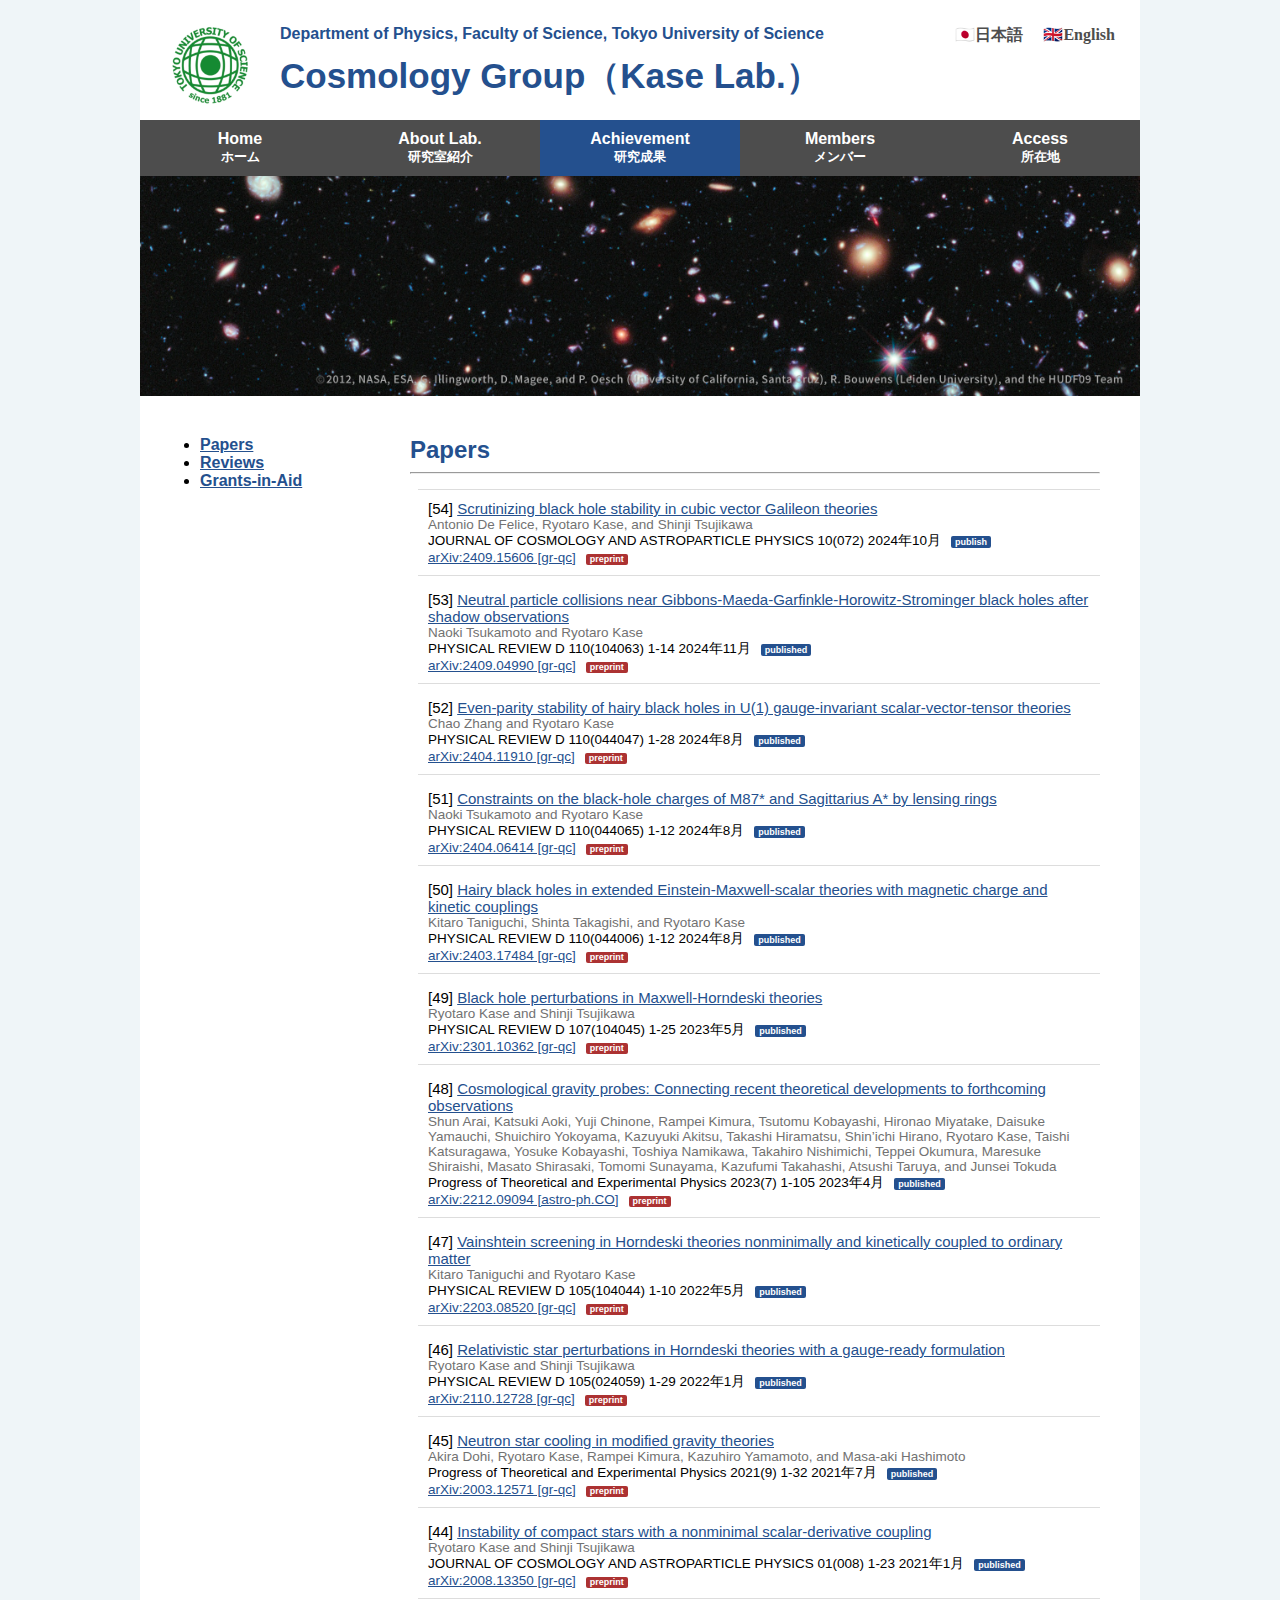
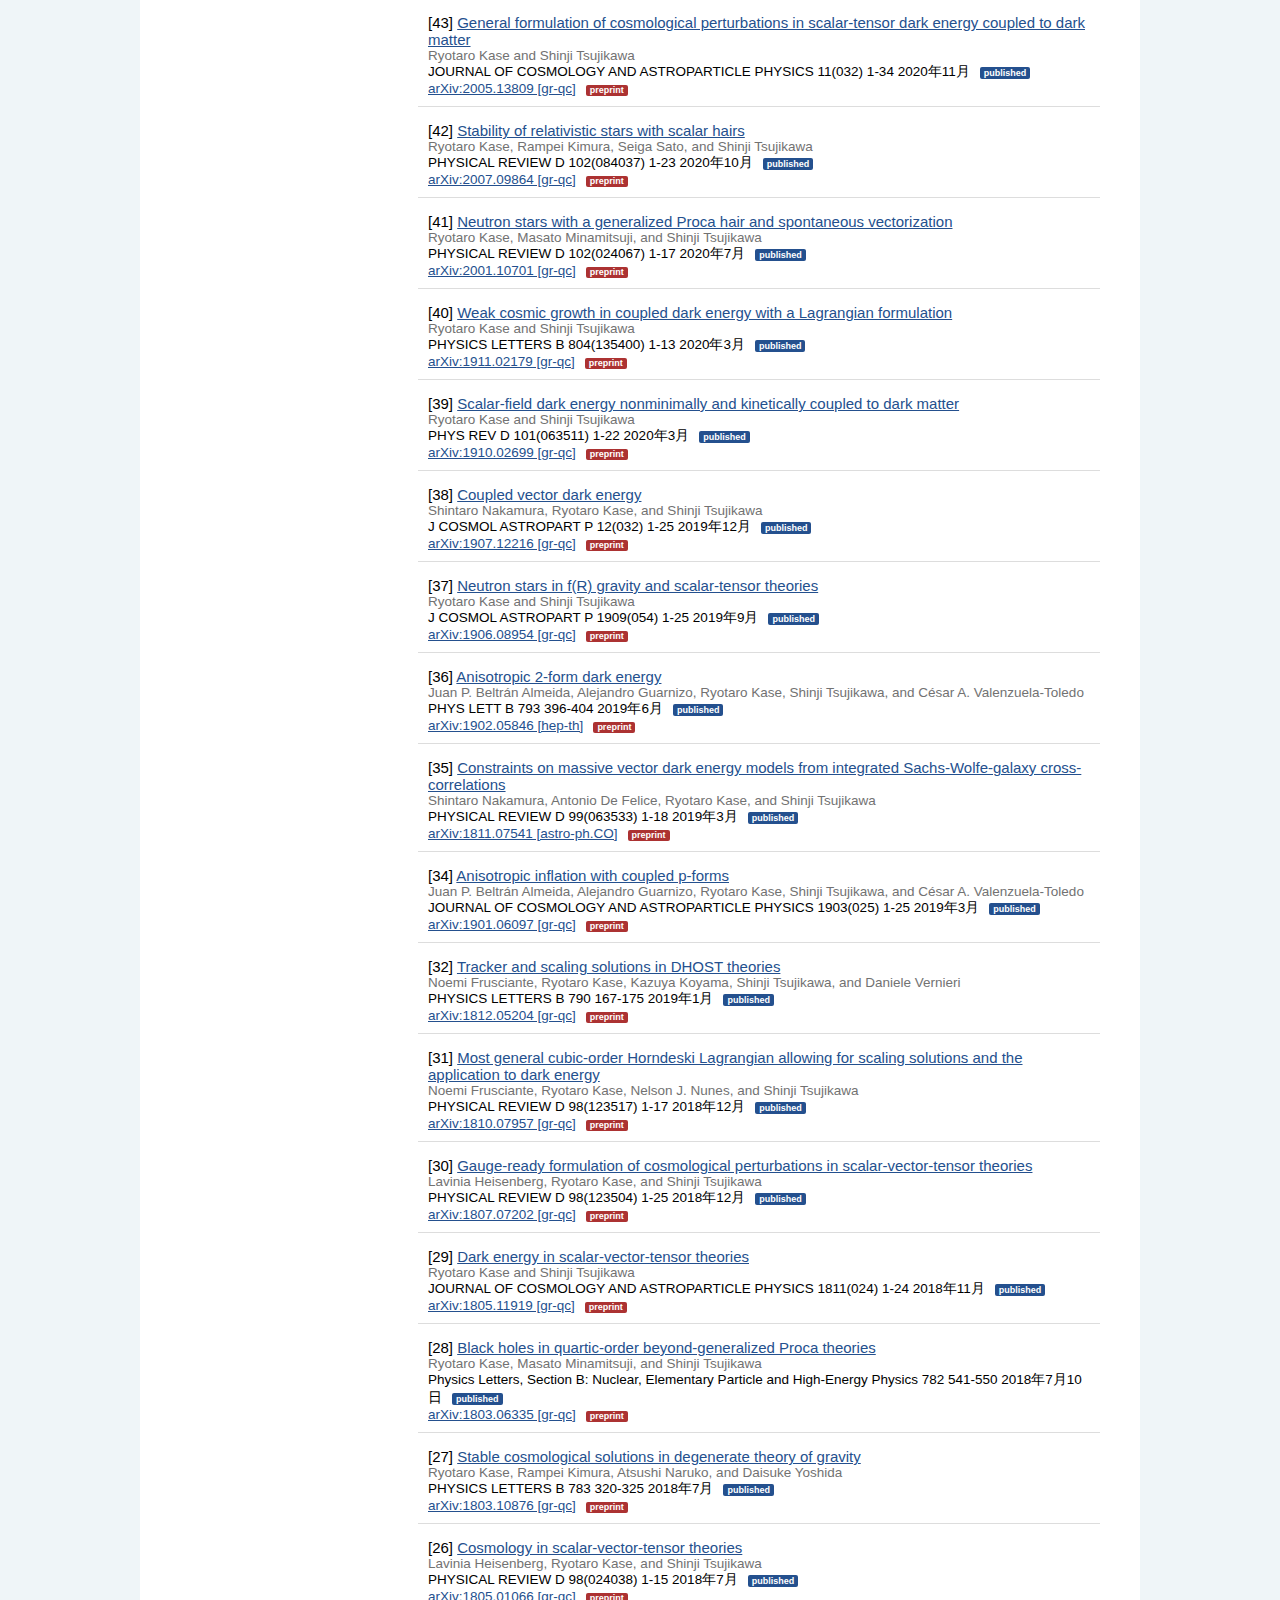
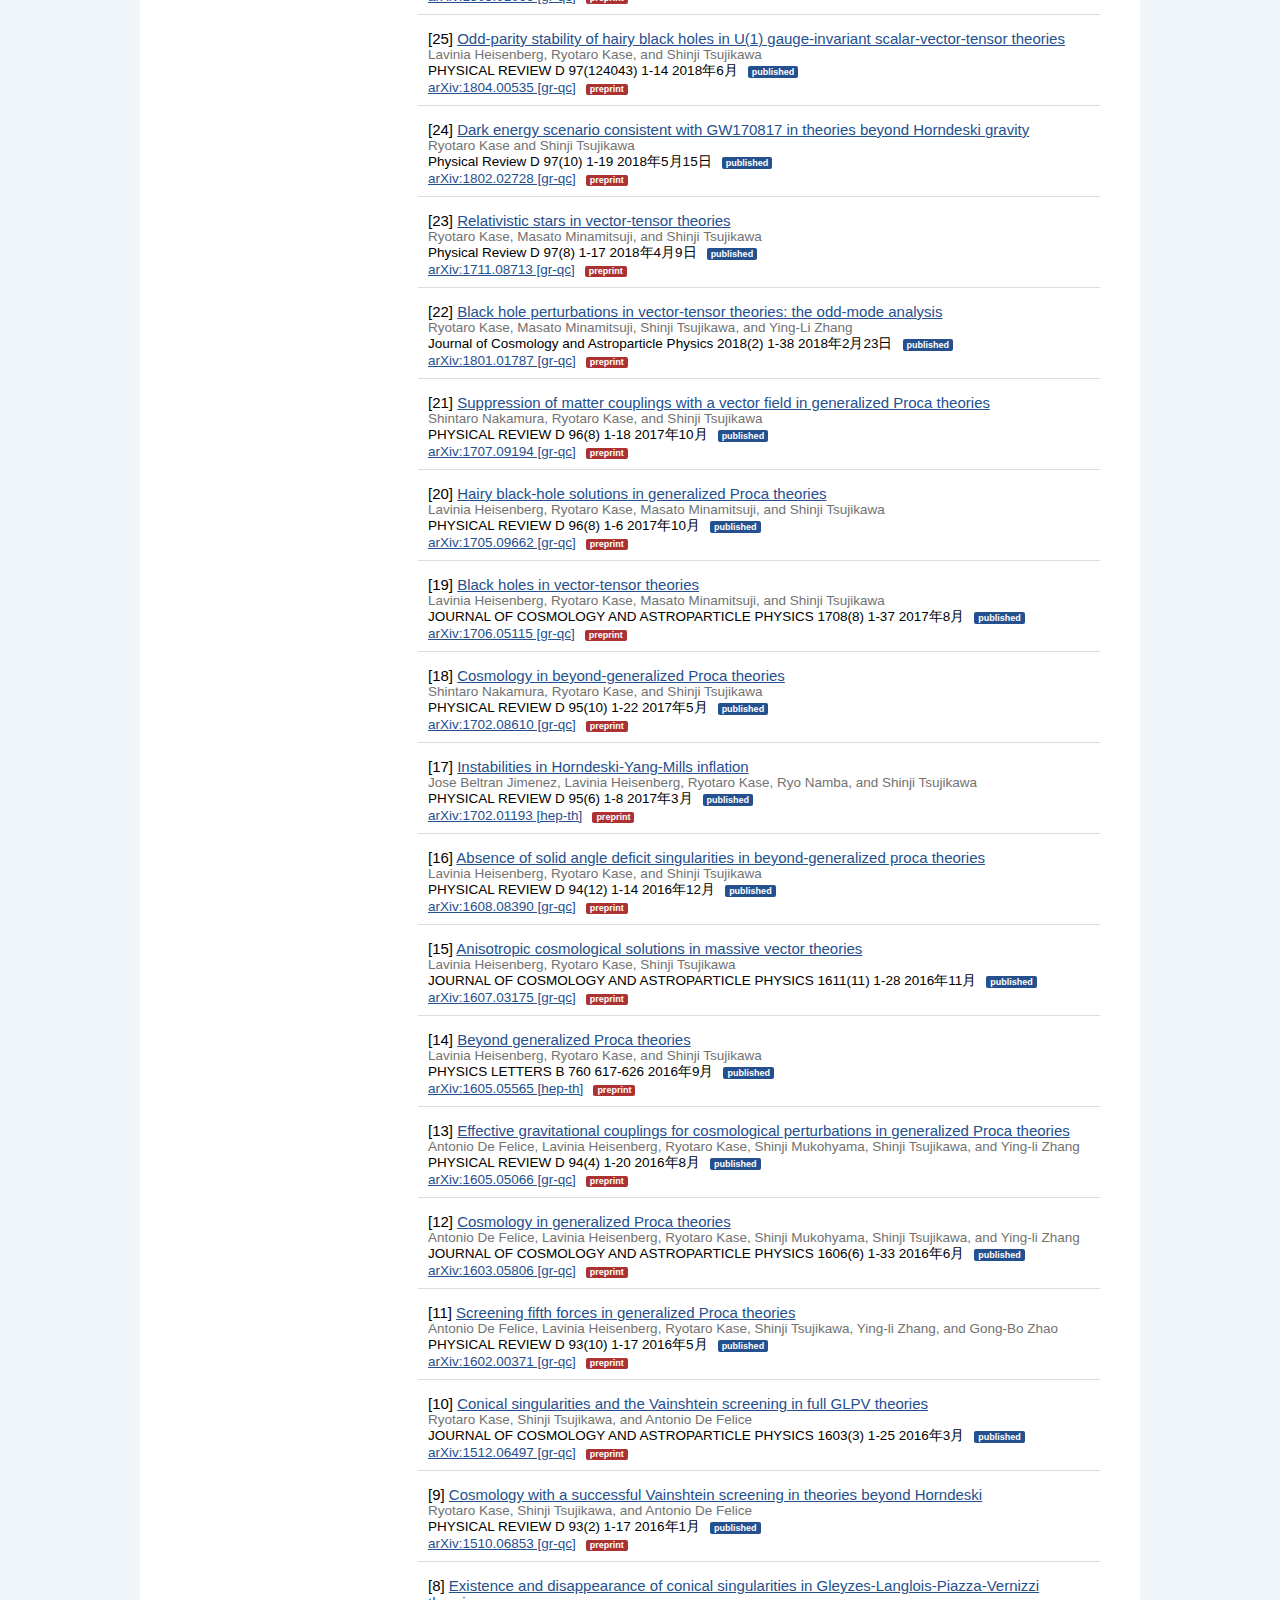
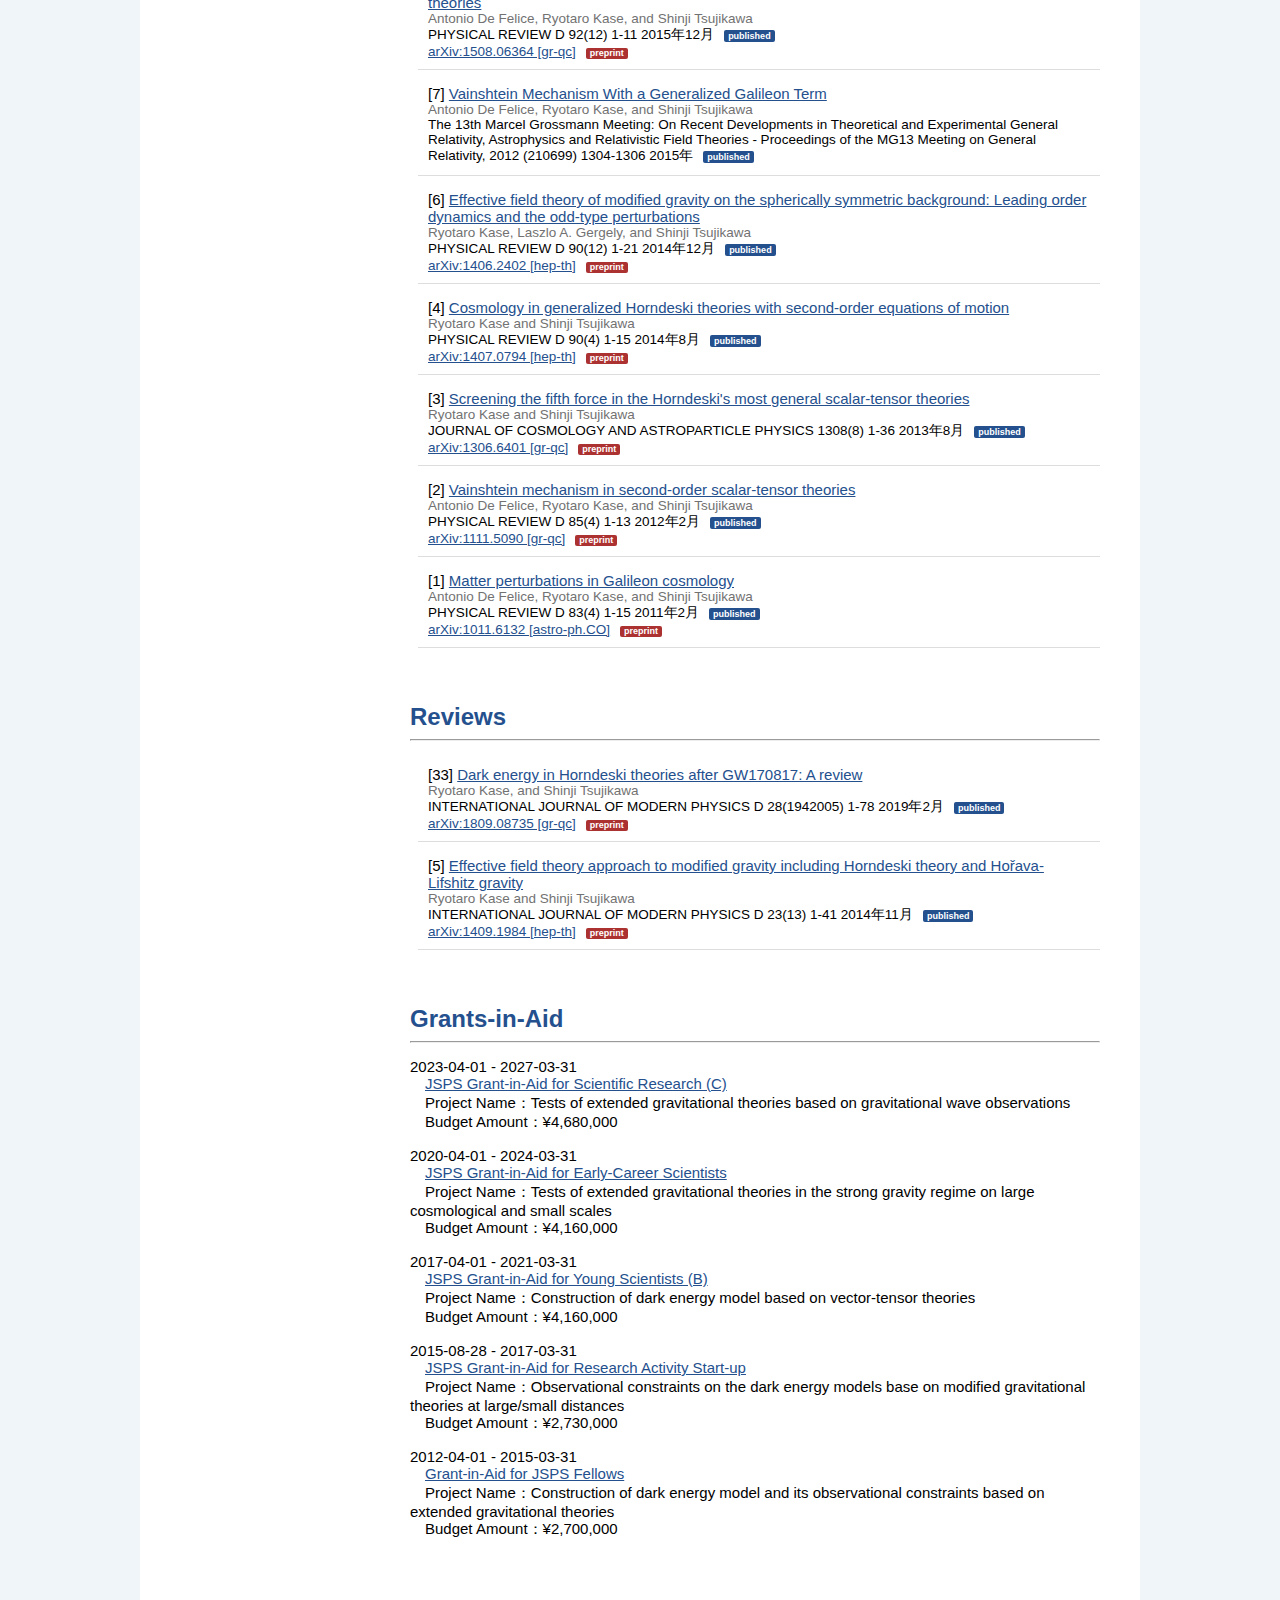
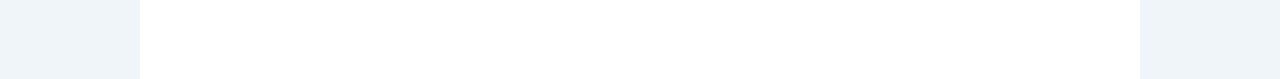
<file: achievement_en.html>
<!DOCTYPE html>

<html>
	<head>
		<meta charset="UTF-8" name="description" content="加瀬研究室｜東京理科大学 理学部第二部物理学科｜大学院 理学研究科物理学専攻の公式Webサイトです">
		<title>宇宙物理学研究室（加瀬研究室）｜東京理科大学 理学部第二部物理学科｜大学院 理学研究科物理学専攻</title>
		<link href="css/style.css" rel="stylesheet" type="text/css">
	</head>
		
	<body>
		<div class="wrapper">
			<header>
				<img src="./images/symbol.jpg" class="symbol-image">
				<a href="./index_en.html"><p class="head-affiliation">Department of Physics, Faculty of Science, Tokyo University of Science</p></a>
				<a href="./index_en.html"><h1>Cosmology Group（Kase Lab.）</h1></a>
				<ul class="language-switcher">
					<li><a href="./achievement.html">&#127471;&#127477;日本語</a></li>
					<li><a href="./achievement_en.html">&#127468;&#127463;English</a></li>
				</ul>
				<nav>
					<ul>
						<li>
							<a href="./index_en.html">
								<p class="nav1">Home</p>
								<p class="nav2">ホーム</p>
							</a>
						</li>
						<li>
							<a href="./aboutlab_en.html">
								<p class="nav1">About Lab.</p>
								<p class="nav2">研究室紹介</p>
							</a></li>
						<li class="thispage">
							<a href="./achievement_en.html">
								<p class="nav1">Achievement</p>
								<p class="nav2">研究成果</p>
							</a>
						</li>
						<li>
							<a href="./members_en.html">
								<p class="nav1">Members</p>
								<p class="nav2">メンバー</p>
							</a>
						</li>						
						<li>
							<a href="./access_en.html">
								<p class="nav1">Access</p>
								<p class="nav2">所在地</p>	
							</a>
						</li>
					</ul>
				</nav>
				<div class="top-image-container">
					<img class="top-image" src="./images/xdf_text.png">
				</div>
			</header>

			<main>
				<article>
					<ul class="article-list">
						<li><a href="#article">Papers</a></li>
						<li><a href="#review">Reviews</a></li>
						<li><a href="#grant">Grants-in-Aid</a></li>
					</ul>
					<div class="article-content achievement-content">
						<h2 class="article-item" id="article">Papers</h2>
						<hr>
						<ul class="published-papers">
							<li class="published-papers-item" style="border-top: 1px solid #ddd;">
								<div>
									[54] <a href="https://iopscience.iop.org/article/10.1088/1475-7516/2024/10/072" target="_blank" rel="noopener noreferrer">Scrutinizing black hole stability in cubic vector Galileon theories</a>
									<p class="authors">Antonio De Felice, Ryotaro Kase, and Shinji Tsujikawa</p>
									<p class="journal">JOURNAL OF COSMOLOGY AND ASTROPARTICLE PHYSICS 10(072) 2024年10月<span class="referee">publish</span></p>
									<p class="journal"><a href="https://arxiv.org/abs/2409.15606" target="_blank" rel="noopener noreferrer">arXiv:2409.15606 [gr-qc]</a><span class="preprint">preprint</span></p>
								</div>
							</li>
							<li class="published-papers-item">
								<div>
									[53] <a href="https://journals.aps.org/prd/abstract/10.1103/PhysRevD.110.104063" target="_blank" rel="noopener noreferrer">Neutral particle collisions near Gibbons-Maeda-Garfinkle-Horowitz-Strominger black holes after shadow observations</a>
									<p class="authors">Naoki Tsukamoto and Ryotaro Kase</p>
									<p class="journal">PHYSICAL REVIEW D 110(104063) 1-14 2024年11月<span class="referee">published</span></p>
									<p class="journal"><a href="https://arxiv.org/abs/2409.04990" target="_blank" rel="noopener noreferrer">arXiv:2409.04990 [gr-qc]</a><span class="preprint">preprint</span></p>
								</div>
							</li>
							<li class="published-papers-item">
								<div>
									[52] <a href="https://journals.aps.org/prd/abstract/10.1103/PhysRevD.110.044047" target="_blank" rel="noopener noreferrer">Even-parity stability of hairy black holes in U(1) gauge-invariant scalar-vector-tensor theories</a>
									<p class="authors">Chao Zhang and Ryotaro Kase</p>
									<p class="journal">PHYSICAL REVIEW D 110(044047) 1-28 2024年8月<span class="referee">published</span></p>
									<p class="journal"><a href="https://arxiv.org/abs/2404.11910" target="_blank" rel="noopener noreferrer">arXiv:2404.11910 [gr-qc]</a><span class="preprint">preprint</span></p>
								</div>
							</li>
							<li class="published-papers-item">
								<div>
									[51] <a href="https://journals.aps.org/prd/abstract/10.1103/PhysRevD.110.044065" target="_blank" rel="noopener noreferrer">Constraints on the black-hole charges of M87* and Sagittarius A* by lensing rings</a>
									<p class="authors">Naoki Tsukamoto and Ryotaro Kase</p>
									<p class="journal">PHYSICAL REVIEW D 110(044065) 1-12 2024年8月<span class="referee">published</span></p>
									<p class="journal"><a href="https://arxiv.org/abs/2404.06414" target="_blank" rel="noopener noreferrer">arXiv:2404.06414 [gr-qc]</a><span class="preprint">preprint</span></p>
								</div>
							</li>
							<li class="published-papers-item">
								<div>
									[50] <a href="https://journals.aps.org/prd/abstract/10.1103/PhysRevD.110.044006" target="_blank" rel="noopener noreferrer">Hairy black holes in extended Einstein-Maxwell-scalar theories with magnetic charge and kinetic couplings</a>
									<p class="authors">Kitaro Taniguchi, Shinta Takagishi, and Ryotaro Kase</p>
									<p class="journal">PHYSICAL REVIEW D 110(044006) 1-12 2024年8月<span class="referee">published</span></p>
									<p class="journal"><a href="https://arxiv.org/abs/2403.17484" target="_blank" rel="noopener noreferrer">arXiv:2403.17484 [gr-qc]</a><span class="preprint">preprint</span></p>
								</div>
							</li>
							<li class="published-papers-item">
								<div>
									[49] <a href="https://journals.aps.org/prd/abstract/10.1103/PhysRevD.107.104045" target="_blank" rel="noopener noreferrer">Black hole perturbations in Maxwell-Horndeski theories</a>
									<p class="authors">Ryotaro Kase and Shinji Tsujikawa</p>
									<p class="journal">PHYSICAL REVIEW D 107(104045) 1-25 2023年5月<span class="referee">published</span></p>
									<p class="journal"><a href="https://arxiv.org/abs/2301.10362" target="_blank" rel="noopener noreferrer">arXiv:2301.10362 [gr-qc]</a><span class="preprint">preprint</span></p>
								</div>
							</li>
							<li class="published-papers-item">
								<div>
									[48] <a href="https://academic.oup.com/ptep/article/2023/7/072E01/7146218" target="_blank" rel="noopener noreferrer">Cosmological gravity probes: Connecting recent theoretical developments to forthcoming observations</a>
									<p class="authors">Shun Arai, Katsuki Aoki, Yuji Chinone, Rampei Kimura, Tsutomu Kobayashi, Hironao Miyatake, Daisuke Yamauchi, Shuichiro Yokoyama, Kazuyuki Akitsu, Takashi Hiramatsu, Shin’ichi Hirano, Ryotaro Kase, Taishi Katsuragawa, Yosuke Kobayashi, Toshiya Namikawa, Takahiro Nishimichi, Teppei Okumura, Maresuke Shiraishi, Masato Shirasaki, Tomomi Sunayama, Kazufumi Takahashi, Atsushi Taruya, and Junsei Tokuda</p>
									<p class="journal">Progress of Theoretical and Experimental Physics 2023(7) 1-105 2023年4月<span class="referee">published</span></p>
									<p class="journal"><a href="https://arxiv.org/abs/2212.09094" target="_blank" rel="noopener noreferrer">arXiv:2212.09094 [astro-ph.CO]</a><span class="preprint">preprint</span></p>
								</div>
							</li>
							<li class="published-papers-item">
								<div>
									[47] <a href="https://journals.aps.org/prd/abstract/10.1103/PhysRevD.105.104044" target="_blank" rel="noopener noreferrer">Vainshtein screening in Horndeski theories nonminimally and kinetically coupled to ordinary matter</a>
									<p class="authors">Kitaro Taniguchi and Ryotaro Kase</p>
									<p class="journal">PHYSICAL REVIEW D 105(104044) 1-10 2022年5月<span class="referee">published</span></p>
									<p class="journal"><a href="https://arxiv.org/abs/2203.08520" target="_blank" rel="noopener noreferrer">arXiv:2203.08520 [gr-qc]</a><span class="preprint">preprint</span></p>
								</div>
							</li>
							<li class="published-papers-item">
								<div>
									[46] <a href="https://journals.aps.org/prd/abstract/10.1103/PhysRevD.105.024059" target="_blank" rel="noopener noreferrer">Relativistic star perturbations in Horndeski theories with a gauge-ready formulation</a>
									<p class="authors">Ryotaro Kase and Shinji Tsujikawa</p>
									<p class="journal">PHYSICAL REVIEW D 105(024059) 1-29 2022年1月<span class="referee">published</span></p>
									<p class="journal"><a href="https://arxiv.org/abs/2110.12728" target="_blank" rel="noopener noreferrer">arXiv:2110.12728 [gr-qc]</a><span class="preprint">preprint</span></p>
								</div>
							</li>
							<li class="published-papers-item">
								<div>
									[45] <a href="https://academic.oup.com/ptep/article/2021/9/093E01/6330635" target="_blank" rel="noopener noreferrer">Neutron star cooling in modified gravity theories</a>
									<p class="authors">Akira Dohi, Ryotaro Kase, Rampei Kimura, Kazuhiro Yamamoto, and Masa-aki Hashimoto</p>
									<p class="journal">Progress of Theoretical and Experimental Physics 2021(9) 1-32 2021年7月<span class="referee">published</span></p>
									<p class="journal"><a href="https://arxiv.org/abs/2003.12571" target="_blank" rel="noopener noreferrer">arXiv:2003.12571 [gr-qc]</a><span class="preprint">preprint</span></p>
								</div>
							</li>
							<li class="published-papers-item">
								<div>
									[44] <a href="https://iopscience.iop.org/article/10.1088/1475-7516/2021/01/008" target="_blank" rel="noopener noreferrer">Instability of compact stars with a nonminimal scalar-derivative coupling</a>
									<p class="authors">Ryotaro Kase and Shinji Tsujikawa</p>
									<p class="journal">JOURNAL OF COSMOLOGY AND ASTROPARTICLE PHYSICS 01(008) 1-23 2021年1月<span class="referee">published</span></p>
									<p class="journal"><a href="https://arxiv.org/abs/2008.13350" target="_blank" rel="noopener noreferrer">arXiv:2008.13350 [gr-qc]</a><span class="preprint">preprint</span></p>
								</div>
							</li>
							<li class="published-papers-item">
								<div>
									[43] <a href="https://iopscience.iop.org/article/10.1088/1475-7516/2020/11/032" target="_blank" rel="noopener noreferrer">General formulation of cosmological perturbations in scalar-tensor dark energy coupled to dark matter</a>
									<p class="authors">Ryotaro Kase and Shinji Tsujikawa</p>
									<p class="journal">JOURNAL OF COSMOLOGY AND ASTROPARTICLE PHYSICS 11(032) 1-34 2020年11月<span class="referee">published</span></p>
									<p class="journal"><a href="https://arxiv.org/abs/2005.13809" target="_blank" rel="noopener noreferrer">arXiv:2005.13809 [gr-qc]</a><span class="preprint">preprint</span></p>
								</div>
							</li>
							<li class="published-papers-item">
								<div>
									[42] <a href="https://inspirehep.net/literature/1807954" target="_blank" rel="noopener noreferrer">Stability of relativistic stars with scalar hairs</a>
									<p class="authors">Ryotaro Kase, Rampei Kimura, Seiga Sato, and Shinji Tsujikawa</p>
									<p class="journal">PHYSICAL REVIEW D 102(084037) 1-23 2020年10月<span class="referee">published</span></p>
									<p class="journal"><a href="https://arxiv.org/abs/2007.09864" target="_blank" rel="noopener noreferrer">arXiv:2007.09864 [gr-qc]</a><span class="preprint">preprint</span></p>
								</div>
							</li>
							<li class="published-papers-item">
								<div>
									[41] <a href="https://journals.aps.org/prd/abstract/10.1103/PhysRevD.102.024067" target="_blank" rel="noopener noreferrer">Neutron stars with a generalized Proca hair and spontaneous vectorization</a>
									<p class="authors">Ryotaro Kase, Masato Minamitsuji, and Shinji Tsujikawa</p>
									<p class="journal">PHYSICAL REVIEW D 102(024067) 1-17 2020年7月<span class="referee">published</span></p>
									<p class="journal"><a href="https://arxiv.org/abs/2001.10701" target="_blank" rel="noopener noreferrer">arXiv:2001.10701 [gr-qc]</a><span class="preprint">preprint</span></p>
								</div>
							</li>
							<li class="published-papers-item">
								<div>
									[40] <a href="https://www.sciencedirect.com/science/article/pii/S0370269320302045?via%3Dihub" target="_blank" rel="noopener noreferrer">Weak cosmic growth in coupled dark energy with a Lagrangian formulation</a>
									<p class="authors">Ryotaro Kase and Shinji Tsujikawa</p>
									<p class="journal">PHYSICS LETTERS B 804(135400) 1-13 2020年3月<span class="referee">published</span></p>
									<p class="journal"><a href="https://arxiv.org/abs/1911.02179" target="_blank" rel="noopener noreferrer">arXiv:1911.02179 [gr-qc]</a><span class="preprint">preprint</span></p>
								</div>
							</li>
							<li class="published-papers-item">
								<div>
									[39] <a href="https://journals.aps.org/prd/abstract/10.1103/PhysRevD.101.063511" target="_blank" rel="noopener noreferrer">Scalar-field dark energy nonminimally and kinetically coupled to dark matter</a>
									<p class="authors">Ryotaro Kase and Shinji Tsujikawa</p>
									<p class="journal">PHYS REV D 101(063511) 1-22 2020年3月<span class="referee">published</span></p>
									<p class="journal"><a href="https://arxiv.org/abs/1910.02699" target="_blank" rel="noopener noreferrer">arXiv:1910.02699 [gr-qc]</a><span class="preprint">preprint</span></p>
								</div>
							</li>
							<li class="published-papers-item">
								<div>
									[38] <a href="https://iopscience.iop.org/article/10.1088/1475-7516/2019/12/032" target="_blank" rel="noopener noreferrer">Coupled vector dark energy</a>
									<p class="authors">Shintaro Nakamura, Ryotaro Kase, and Shinji Tsujikawa</p>
									<p class="journal">J COSMOL ASTROPART P 12(032) 1-25 2019年12月<span class="referee">published</span></p>
									<p class="journal"><a href="https://arxiv.org/abs/1907.12216" target="_blank" rel="noopener noreferrer">arXiv:1907.12216 [gr-qc]</a><span class="preprint">preprint</span></p>
								</div>
							</li>
							<li class="published-papers-item">
								<div>
									[37] <a href="https://iopscience.iop.org/article/10.1088/1475-7516/2019/09/054" target="_blank" rel="noopener noreferrer">Neutron stars in f(R) gravity and scalar-tensor theories</a>
									<p class="authors">Ryotaro Kase and Shinji Tsujikawa</p>
									<p class="journal">J COSMOL ASTROPART P 1909(054) 1-25 2019年9月<span class="referee">published</span></p>
									<p class="journal"><a href="https://arxiv.org/abs/1906.08954" target="_blank" rel="noopener noreferrer">arXiv:1906.08954 [gr-qc]</a><span class="preprint">preprint</span></p>
								</div>
							</li>
							<li class="published-papers-item">
								<div>
									[36] <a href="https://www.sciencedirect.com/science/article/pii/S037026931930317X?via%3Dihub" target="_blank" rel="noopener noreferrer">Anisotropic 2-form dark energy</a>
									<p class="authors">Juan P. Beltrán Almeida, Alejandro Guarnizo, Ryotaro Kase, Shinji Tsujikawa, and César A. Valenzuela-Toledo</p>
									<p class="journal">PHYS LETT B 793 396-404 2019年6月<span class="referee">published</span></p>
									<p class="journal"><a href="https://arxiv.org/abs/1902.05846" target="_blank" rel="noopener noreferrer">arXiv:1902.05846 [hep-th]</a><span class="preprint">preprint</span></p>
								</div>
							</li>
							<li class="published-papers-item">
								<div>
									[35] <a href="https://journals.aps.org/prd/abstract/10.1103/PhysRevD.99.063533" target="_blank" rel="noopener noreferrer">Constraints on massive vector dark energy models from integrated Sachs-Wolfe-galaxy cross-correlations</a>
									<p class="authors">Shintaro Nakamura, Antonio De Felice, Ryotaro Kase, and Shinji Tsujikawa</p>
									<p class="journal">PHYSICAL REVIEW D 99(063533) 1-18 2019年3月<span class="referee">published</span></p>
									<p class="journal"><a href="https://arxiv.org/abs/1811.07541" target="_blank" rel="noopener noreferrer">arXiv:1811.07541 [astro-ph.CO]</a><span class="preprint">preprint</span></p>
								</div>
							</li>
							<li class="published-papers-item">
								<div>
									[34] <a href="https://iopscience.iop.org/article/10.1088/1475-7516/2019/03/025" target="_blank" rel="noopener noreferrer">Anisotropic inflation with coupled p-forms</a>
									<p class="authors">Juan P. Beltrán Almeida, Alejandro Guarnizo, Ryotaro Kase, Shinji Tsujikawa, and César A. Valenzuela-Toledo</p>
									<p class="journal">JOURNAL OF COSMOLOGY AND ASTROPARTICLE PHYSICS 1903(025) 1-25 2019年3月<span class="referee">published</span></p>
									<p class="journal"><a href="https://arxiv.org/abs/1901.06097" target="_blank" rel="noopener noreferrer">arXiv:1901.06097 [gr-qc]</a><span class="preprint">preprint</span></p>
								</div>
							</li>
							<li class="published-papers-item">
								<div>
									[32] <a href="https://www.sciencedirect.com/science/article/pii/S0370269319300255?via%3Dihub" target="_blank" rel="noopener noreferrer">Tracker and scaling solutions in DHOST theories</a>
									<p class="authors">Noemi Frusciante, Ryotaro Kase, Kazuya Koyama, Shinji Tsujikawa, and Daniele Vernieri</p>
									<p class="journal">PHYSICS LETTERS B 790 167-175 2019年1月<span class="referee">published</span></p>
									<p class="journal"><a href="https://arxiv.org/abs/1812.05204" target="_blank" rel="noopener noreferrer">arXiv:1812.05204 [gr-qc]</a><span class="preprint">preprint</span></p>
								</div>
							</li>
							<li class="published-papers-item">
								<div>
									[31] <a href="https://journals.aps.org/prd/abstract/10.1103/PhysRevD.98.123517" target="_blank" rel="noopener noreferrer">Most general cubic-order Horndeski Lagrangian allowing for scaling solutions and the application to dark energy</a>
									<p class="authors">Noemi Frusciante, Ryotaro Kase, Nelson J. Nunes, and Shinji Tsujikawa</p>
									<p class="journal">PHYSICAL REVIEW D 98(123517) 1-17 2018年12月<span class="referee">published</span></p>
									<p class="journal"><a href="https://arxiv.org/abs/1810.07957" target="_blank" rel="noopener noreferrer">arXiv:1810.07957 [gr-qc]</a><span class="preprint">preprint</span></p>
								</div>
							</li>
							<li class="published-papers-item">
								<div>
									[30] <a href="https://inspirehep.net/literature/1683134" target="_blank" rel="noopener noreferrer">Gauge-ready formulation of cosmological perturbations in scalar-vector-tensor theories</a>
									<p class="authors">Lavinia Heisenberg, Ryotaro Kase, and Shinji Tsujikawa</p>
									<p class="journal">PHYSICAL REVIEW D 98(123504) 1-25 2018年12月<span class="referee">published</span></p>
									<p class="journal"><a href="https://arxiv.org/abs/1807.07202" target="_blank" rel="noopener noreferrer">arXiv:1807.07202 [gr-qc]</a><span class="preprint">preprint</span></p>
								</div>
							</li>
							<li class="published-papers-item">
								<div>
									[29] <a href="https://iopscience.iop.org/article/10.1088/1475-7516/2018/11/024" target="_blank" rel="noopener noreferrer">Dark energy in scalar-vector-tensor theories</a>
									<p class="authors">Ryotaro Kase and Shinji Tsujikawa</p>
									<p class="journal">JOURNAL OF COSMOLOGY AND ASTROPARTICLE PHYSICS 1811(024) 1-24 2018年11月<span class="referee">published</span></p>
									<p class="journal"><a href="https://arxiv.org/abs/1805.11919" target="_blank" rel="noopener noreferrer">arXiv:1805.11919 [gr-qc]</a><span class="preprint">preprint</span></p>
								</div>
							</li>
							<li class="published-papers-item">
								<div>
									[28] <a href="https://www.sciencedirect.com/science/article/pii/S037026931830443X?via%3Dihub" target="_blank" rel="noopener noreferrer">Black holes in quartic-order beyond-generalized Proca theories</a>
									<p class="authors">Ryotaro Kase, Masato Minamitsuji, and Shinji Tsujikawa</p>
									<p class="journal">Physics Letters, Section B: Nuclear, Elementary Particle and High-Energy Physics 782 541-550 2018年7月10日<span class="referee">published</span></p>
									<p class="journal"><a href="https://arxiv.org/abs/1803.06335" target="_blank" rel="noopener noreferrer">arXiv:1803.06335 [gr-qc]</a><span class="preprint">preprint</span></p>
								</div>
							</li>
							<li class="published-papers-item">
								<div>
									[27] <a href="https://www.sciencedirect.com/science/article/pii/S0370269318305471?via%3Dihub" target="_blank" rel="noopener noreferrer">Stable cosmological solutions in degenerate theory of gravity</a>
									<p class="authors">Ryotaro Kase, Rampei Kimura, Atsushi Naruko, and Daisuke Yoshida</p>
									<p class="journal">PHYSICS LETTERS B 783 320-325 2018年7月<span class="referee">published</span></p>
									<p class="journal"><a href="https://arxiv.org/abs/1803.10876" target="_blank" rel="noopener noreferrer">arXiv:1803.10876 [gr-qc]</a><span class="preprint">preprint</span></p>
								</div>
							</li>
							<li class="published-papers-item">
								<div>
									[26] <a href="https://journals.aps.org/prd/abstract/10.1103/PhysRevD.98.024038" target="_blank" rel="noopener noreferrer">Cosmology in scalar-vector-tensor theories</a>
									<p class="authors">Lavinia Heisenberg, Ryotaro Kase, and Shinji Tsujikawa</p>
									<p class="journal">PHYSICAL REVIEW D 98(024038) 1-15 2018年7月<span class="referee">published</span></p>
									<p class="journal"><a href="https://arxiv.org/abs/1805.01066" target="_blank" rel="noopener noreferrer">arXiv:1805.01066 [gr-qc]</a><span class="preprint">preprint</span></p>
								</div>
							</li>
							<li class="published-papers-item">
								<div>
									[25] <a href="https://journals.aps.org/prd/abstract/10.1103/PhysRevD.97.124043" target="_blank" rel="noopener noreferrer">Odd-parity stability of hairy black holes in U(1) gauge-invariant scalar-vector-tensor theories</a>
									<p class="authors">Lavinia Heisenberg, Ryotaro Kase, and Shinji Tsujikawa</p>
									<p class="journal">PHYSICAL REVIEW D 97(124043) 1-14 2018年6月<span class="referee">published</span></p>
									<p class="journal"><a href="https://arxiv.org/abs/1804.00535" target="_blank" rel="noopener noreferrer">arXiv:1804.00535 [gr-qc]</a><span class="preprint">preprint</span></p>
								</div>
							</li>
							<li class="published-papers-item">
								<div>
									[24] <a href="https://journals.aps.org/prd/abstract/10.1103/PhysRevD.97.103501" target="_blank" rel="noopener noreferrer">Dark energy scenario consistent with GW170817 in theories beyond Horndeski gravity</a>
									<p class="authors">Ryotaro Kase and Shinji Tsujikawa</p>
									<p class="journal">Physical Review D 97(10) 1-19 2018年5月15日<span class="referee">published</span></p>
									<p class="journal"><a href="https://arxiv.org/abs/1802.02728" target="_blank" rel="noopener noreferrer">arXiv:1802.02728 [gr-qc]</a><span class="preprint">preprint</span></p>
								</div>
							</li>
							<li class="published-papers-item">
								<div>
									[23] <a href="https://journals.aps.org/prd/abstract/10.1103/PhysRevD.97.0840091" target="_blank" rel="noopener noreferrer">Relativistic stars in vector-tensor theories</a>
									<p class="authors">Ryotaro Kase, Masato Minamitsuji, and Shinji Tsujikawa</p>
									<p class="journal">Physical Review D 97(8) 1-17 2018年4月9日<span class="referee">published</span></p>
									<p class="journal"><a href="https://arxiv.org/abs/1711.08713" target="_blank" rel="noopener noreferrer">arXiv:1711.08713 [gr-qc]</a><span class="preprint">preprint</span></p>
								</div>
							</li>
							<li class="published-papers-item">
								<div>
									[22] <a href="https://iopscience.iop.org/article/10.1088/1475-7516/2018/02/048" target="_blank" rel="noopener noreferrer">Black hole perturbations in vector-tensor theories: the odd-mode analysis</a>
									<p class="authors">Ryotaro Kase, Masato Minamitsuji, Shinji Tsujikawa, and Ying-Li Zhang</p>
									<p class="journal">Journal of Cosmology and Astroparticle Physics 2018(2) 1-38 2018年2月23日<span class="referee">published</span></p>
									<p class="journal"><a href="https://arxiv.org/abs/1801.01787" target="_blank" rel="noopener noreferrer">arXiv:1801.01787 [gr-qc]</a><span class="preprint">preprint</span></p>
								</div>
							</li>
							<li class="published-papers-item">
								<div>
									[21] <a href="https://journals.aps.org/prd/abstract/10.1103/PhysRevD.96.084005" target="_blank" rel="noopener noreferrer">Suppression of matter couplings with a vector field in generalized Proca theories</a>
									<p class="authors">Shintaro Nakamura, Ryotaro Kase, and Shinji Tsujikawa</p>
									<p class="journal">PHYSICAL REVIEW D 96(8) 1-18 2017年10月<span class="referee">published</span></p>
									<p class="journal"><a href="https://arxiv.org/abs/1707.09194" target="_blank" rel="noopener noreferrer">arXiv:1707.09194 [gr-qc]</a><span class="preprint">preprint</span></p>
								</div>
							</li>
							<li class="published-papers-item">
								<div>
									[20] <a href="https://journals.aps.org/prd/abstract/10.1103/PhysRevD.96.084049" target="_blank" rel="noopener noreferrer">Hairy black-hole solutions in generalized Proca theories</a>
									<p class="authors">Lavinia Heisenberg, Ryotaro Kase, Masato Minamitsuji, and Shinji Tsujikawa</p>
									<p class="journal">PHYSICAL REVIEW D 96(8) 1-6 2017年10月<span class="referee">published</span></p>
									<p class="journal"><a href="https://arxiv.org/abs/1705.09662" target="_blank" rel="noopener noreferrer">arXiv:1705.09662 [gr-qc]</a><span class="preprint">preprint</span></p>
								</div>
							</li>
							<li class="published-papers-item">
								<div>
									[19] <a href="https://iopscience.iop.org/article/10.1088/1475-7516/2017/08/024" target="_blank" rel="noopener noreferrer">Black holes in vector-tensor theories</a>
									<p class="authors">Lavinia Heisenberg, Ryotaro Kase, Masato Minamitsuji, and Shinji Tsujikawa</p>
									<p class="journal">JOURNAL OF COSMOLOGY AND ASTROPARTICLE PHYSICS 1708(8) 1-37 2017年8月<span class="referee">published</span></p>
									<p class="journal"><a href="https://arxiv.org/abs/1706.05115" target="_blank" rel="noopener noreferrer">arXiv:1706.05115 [gr-qc]</a><span class="preprint">preprint</span></p>
								</div>
							</li>
							<li class="published-papers-item">
								<div>
									[18] <a href="https://journals.aps.org/prd/abstract/10.1103/PhysRevD.95.104001" target="_blank" rel="noopener noreferrer">Cosmology in beyond-generalized Proca theories</a>
									<p class="authors">Shintaro Nakamura, Ryotaro Kase, and Shinji Tsujikawa</p>
									<p class="journal">PHYSICAL REVIEW D 95(10) 1-22 2017年5月<span class="referee">published</span></p>
									<p class="journal"><a href="https://arxiv.org/abs/1702.08610" target="_blank" rel="noopener noreferrer">arXiv:1702.08610 [gr-qc]</a><span class="preprint">preprint</span></p>
								</div>
							</li>
							<li class="published-papers-item">
								<div>
									[17] <a href="https://journals.aps.org/prd/abstract/10.1103/PhysRevD.95.063533" target="_blank" rel="noopener noreferrer">Instabilities in Horndeski-Yang-Mills inflation</a>
									<p class="authors">Jose Beltran Jimenez, Lavinia Heisenberg, Ryotaro Kase, Ryo Namba, and Shinji Tsujikawa</p>
									<p class="journal">PHYSICAL REVIEW D 95(6) 1-8 2017年3月<span class="referee">published</span></p>
									<p class="journal"><a href="https://arxiv.org/abs/1702.01193" target="_blank" rel="noopener noreferrer">arXiv:1702.01193 [hep-th]</a><span class="preprint">preprint</span></p>
								</div>
							</li>
							<li class="published-papers-item">
								<div>
									[16] <a href="https://journals.aps.org/prd/abstract/10.1103/PhysRevD.94.123513" target="_blank" rel="noopener noreferrer">Absence of solid angle deficit singularities in beyond-generalized proca theories</a>
									<p class="authors">Lavinia Heisenberg, Ryotaro Kase, and Shinji Tsujikawa</p>
									<p class="journal">PHYSICAL REVIEW D 94(12) 1-14 2016年12月<span class="referee">published</span></p>
									<p class="journal"><a href="https://arxiv.org/abs/1608.08390" target="_blank" rel="noopener noreferrer">arXiv:1608.08390 [gr-qc]</a><span class="preprint">preprint</span></p>
								</div>
							</li>
							<li class="published-papers-item">
								<div>
									[15] <a href="https://iopscience.iop.org/article/10.1088/1475-7516/2016/11/008" target="_blank" rel="noopener noreferrer">Anisotropic cosmological solutions in massive vector theories</a>
									<p class="authors">Lavinia Heisenberg, Ryotaro Kase, Shinji Tsujikawa</p>
									<p class="journal">JOURNAL OF COSMOLOGY AND ASTROPARTICLE PHYSICS 1611(11) 1-28 2016年11月<span class="referee">published</span></p>
									<p class="journal"><a href="https://arxiv.org/abs/1607.03175" target="_blank" rel="noopener noreferrer">arXiv:1607.03175 [gr-qc]</a><span class="preprint">preprint</span></p>
								</div>
							</li>
							<li class="published-papers-item">
								<div>
									[14] <a href="https://www.sciencedirect.com/science/article/pii/S0370269316303938?via%3Dihub" target="_blank" rel="noopener noreferrer">Beyond generalized Proca theories</a>
									<p class="authors">Lavinia Heisenberg, Ryotaro Kase, and Shinji Tsujikawa</p>
									<p class="journal">PHYSICS LETTERS B 760 617-626 2016年9月<span class="referee">published</span></p>
									<p class="journal"><a href="https://arxiv.org/abs/1605.05565" target="_blank" rel="noopener noreferrer">arXiv:1605.05565 [hep-th]</a><span class="preprint">preprint</span></p>
								</div>
							</li>
							<li class="published-papers-item">
								<div>
									[13] <a href="https://journals.aps.org/prd/abstract/10.1103/PhysRevD.94.044024" target="_blank" rel="noopener noreferrer">Effective gravitational couplings for cosmological perturbations in generalized Proca theories</a>
									<p class="authors">Antonio De Felice, Lavinia Heisenberg, Ryotaro Kase, Shinji Mukohyama, Shinji Tsujikawa, and Ying-li Zhang</p>
									<p class="journal">PHYSICAL REVIEW D 94(4) 1-20 2016年8月<span class="referee">published</span></p>
									<p class="journal"><a href="https://arxiv.org/abs/1605.05066" target="_blank" rel="noopener noreferrer">arXiv:1605.05066 [gr-qc]</a><span class="preprint">preprint</span></p>
								</div>
							</li>
							<li class="published-papers-item">
								<div>
									[12] <a href="https://iopscience.iop.org/article/10.1088/1475-7516/2016/06/048" target="_blank" rel="noopener noreferrer">Cosmology in generalized Proca theories</a>
									<p class="authors">Antonio De Felice, Lavinia Heisenberg, Ryotaro Kase, Shinji Mukohyama, Shinji Tsujikawa, and Ying-li Zhang</p>
									<p class="journal">JOURNAL OF COSMOLOGY AND ASTROPARTICLE PHYSICS 1606(6) 1-33 2016年6月<span class="referee">published</span></p>
									<p class="journal"><a href="https://arxiv.org/abs/1603.05806" target="_blank" rel="noopener noreferrer">arXiv:1603.05806 [gr-qc]</a><span class="preprint">preprint</span></p>
								</div>
							</li>
							<li class="published-papers-item">
								<div>
									[11] <a href="https://journals.aps.org/prd/abstract/10.1103/PhysRevD.93.104016" target="_blank" rel="noopener noreferrer">Screening fifth forces in generalized Proca theories</a>
									<p class="authors">Antonio De Felice, Lavinia Heisenberg, Ryotaro Kase, Shinji Tsujikawa, Ying-li Zhang, and Gong-Bo Zhao</p>
									<p class="journal">PHYSICAL REVIEW D 93(10) 1-17 2016年5月<span class="referee">published</span></p>
									<p class="journal"><a href="https://arxiv.org/abs/1602.00371" target="_blank" rel="noopener noreferrer">arXiv:1602.00371 [gr-qc]</a><span class="preprint">preprint</span></p>
								</div>
							</li>
							<li class="published-papers-item">
								<div>
									[10] <a href="https://iopscience.iop.org/article/10.1088/1475-7516/2016/03/003" target="_blank" rel="noopener noreferrer">Conical singularities and the Vainshtein screening in full GLPV theories</a>
									<p class="authors">Ryotaro Kase, Shinji Tsujikawa, and Antonio De Felice</p>
									<p class="journal">JOURNAL OF COSMOLOGY AND ASTROPARTICLE PHYSICS 1603(3) 1-25 2016年3月<span class="referee">published</span></p>
									<p class="journal"><a href="https://arxiv.org/abs/1512.06497" target="_blank" rel="noopener noreferrer">arXiv:1512.06497 [gr-qc]</a><span class="preprint">preprint</span></p>
								</div>
							</li>
							<li class="published-papers-item">
								<div>
									[9] <a href="https://journals.aps.org/prd/abstract/10.1103/PhysRevD.93.024007" target="_blank" rel="noopener noreferrer">Cosmology with a successful Vainshtein screening in theories beyond Horndeski</a>
									<p class="authors">Ryotaro Kase, Shinji Tsujikawa, and Antonio De Felice</p>
									<p class="journal">PHYSICAL REVIEW D 93(2) 1-17 2016年1月<span class="referee">published</span></p>
									<p class="journal"><a href="https://arxiv.org/abs/1510.06853" target="_blank" rel="noopener noreferrer">arXiv:1510.06853 [gr-qc]</a><span class="preprint">preprint</span></p>
								</div>
							</li>
							<li class="published-papers-item">
								<div>
									[8] <a href="https://journals.aps.org/prd/abstract/10.1103/PhysRevD.92.124060" target="_blank" rel="noopener noreferrer">Existence and disappearance of conical singularities in Gleyzes-Langlois-Piazza-Vernizzi theories</a>
									<p class="authors">Antonio De Felice, Ryotaro Kase, and Shinji Tsujikawa</p>
									<p class="journal">PHYSICAL REVIEW D 92(12) 1-11 2015年12月<span class="referee">published</span></p>
									<p class="journal"><a href="https://arxiv.org/abs/1508.06364" target="_blank" rel="noopener noreferrer">arXiv:1508.06364 [gr-qc]</a><span class="preprint">preprint</span></p>
								</div>
							</li>
							<li class="published-papers-item">
								<div>
									[7] <a href="https://www.worldscientific.com/doi/abs/10.1142/9789814623995_0155" target="_blank" rel="noopener noreferrer">Vainshtein Mechanism With a Generalized Galileon Term</a>
									<p class="authors">Antonio De Felice, Ryotaro Kase, and Shinji Tsujikawa</p>
									<p class="journal">The 13th Marcel Grossmann Meeting: On Recent Developments in Theoretical and Experimental General Relativity, Astrophysics and Relativistic Field Theories - Proceedings of the MG13 Meeting on General Relativity, 2012 (210699) 1304-1306 2015年<span class="referee">published</span></p>
								</div>
							</li>
							<li class="published-papers-item">
								<div>
									[6] <a href="https://journals.aps.org/prd/abstract/10.1103/PhysRevD.90.124019" target="_blank" rel="noopener noreferrer">Effective field theory of modified gravity on the spherically symmetric background: Leading order dynamics and the odd-type perturbations</a>
									<p class="authors">Ryotaro Kase, Laszlo A. Gergely, and Shinji Tsujikawa</p>
									<p class="journal">PHYSICAL REVIEW D 90(12) 1-21 2014年12月<span class="referee">published</span></p>
									<p class="journal"><a href="https://arxiv.org/abs/1406.2402" target="_blank" rel="noopener noreferrer">arXiv:1406.2402 [hep-th]</a><span class="preprint">preprint</span></p>
								</div>
							</li>
							<li class="published-papers-item">
								<div>
									[4] <a href="https://journals.aps.org/prd/abstract/10.1103/PhysRevD.90.044073" target="_blank" rel="noopener noreferrer">Cosmology in generalized Horndeski theories with second-order equations of motion</a>
									<p class="authors">Ryotaro Kase and Shinji Tsujikawa</p>
									<p class="journal">PHYSICAL REVIEW D 90(4) 1-15 2014年8月<span class="referee">published</span></p>
									<p class="journal"><a href="https://arxiv.org/abs/1407.0794" target="_blank" rel="noopener noreferrer">arXiv:1407.0794 [hep-th]</a><span class="preprint">preprint</span></p>
								</div>
							</li>
							<li class="published-papers-item">
								<div>
									[3] <a href="https://iopscience.iop.org/article/10.1088/1475-7516/2013/08/054" target="_blank" rel="noopener noreferrer">Screening the fifth force in the Horndeski's most general scalar-tensor theories</a>
									<p class="authors">Ryotaro Kase and Shinji Tsujikawa</p>
									<p class="journal">JOURNAL OF COSMOLOGY AND ASTROPARTICLE PHYSICS 1308(8) 1-36 2013年8月<span class="referee">published</span></p>
									<p class="journal"><a href="https://arxiv.org/abs/1306.6401" target="_blank" rel="noopener noreferrer">arXiv:1306.6401 [gr-qc]</a><span class="preprint">preprint</span></p>
								</div>
							</li>
							<li class="published-papers-item">
								<div>
									[2] <a href="https://journals.aps.org/prd/abstract/10.1103/PhysRevD.85.044059" target="_blank" rel="noopener noreferrer">Vainshtein mechanism in second-order scalar-tensor theories</a>
									<p class="authors">Antonio De Felice, Ryotaro Kase, and Shinji Tsujikawa</p>
									<p class="journal">PHYSICAL REVIEW D 85(4) 1-13 2012年2月<span class="referee">published</span></p>
									<p class="journal"><a href="https://arxiv.org/abs/1111.5090" target="_blank" rel="noopener noreferrer">arXiv:1111.5090 [gr-qc]</a><span class="preprint">preprint</span></p>
								</div>
							</li>
							<li class="published-papers-item">
								<div>
									[1] <a href="https://journals.aps.org/prd/abstract/10.1103/PhysRevD.83.043515" target="_blank" rel="noopener noreferrer">Matter perturbations in Galileon cosmology</a>
									<p class="authors">Antonio De Felice, Ryotaro Kase, and Shinji Tsujikawa</p>
									<p class="journal">PHYSICAL REVIEW D 83(4) 1-15 2011年2月<span class="referee">published</span></p>
									<p class="journal"><a href="https://arxiv.org/abs/1011.6132" target="_blank" rel="noopener noreferrer">arXiv:1011.6132 [astro-ph.CO]</a><span class="preprint">preprint</span></p>
								</div>
							</li>
						</ul>

<!-- 　　　　　 -->
<!-- 　総説　　 -->
<!-- 　　　　　 -->
						<h2 class="article-item" id="review">Reviews</h2>
						<hr>
						<ul class="published-papers">
							<li class="published-papers-item">
								<div>
									[33] <a href="https://www.worldscientific.com/doi/abs/10.1142/S0218271819420057" target="_blank" rel="noopener noreferrer">Dark energy in Horndeski theories after GW170817: A review</a>
									<p class="authors">Ryotaro Kase, and Shinji Tsujikawa</p>
									<p class="journal">INTERNATIONAL JOURNAL OF MODERN PHYSICS D 28(1942005) 1-78 2019年2月<span class="referee">published</span></p>
									<p class="journal"><a href="https://arxiv.org/abs/1809.08735" target="_blank" rel="noopener noreferrer">arXiv:1809.08735 [gr-qc]</a><span class="preprint">preprint</span></p>
								</div>
							</li>
							<li class="published-papers-item">
								<div>
									[5] <a href="https://www.worldscientific.com/doi/abs/10.1142/S0218271814430081" target="_blank" rel="noopener noreferrer">Effective field theory approach to modified gravity including Horndeski theory and Hořava-Lifshitz gravity</a>
									<p class="authors">Ryotaro Kase and Shinji Tsujikawa</p>
									<p class="journal">INTERNATIONAL JOURNAL OF MODERN PHYSICS D 23(13) 1-41 2014年11月<span class="referee">published</span></p>
									<p class="journal"><a href="https://arxiv.org/abs/1409.1984" target="_blank" rel="noopener noreferrer">arXiv:1409.1984 [hep-th]</a><span class="preprint">preprint</span></p>
								</div>
							</li>
						</ul>
<!-- 　　　　　 -->
<!-- 　科研費　　 -->
<!-- 　　　　　 -->
						<h2 class="article-item" id="grant">Grants-in-Aid</h2>
						<hr>
						<div class="grant-content">
							<div class="grant-content-item">
								<p>2023-04-01 - 2027-03-31</p>
								<p>　<a href="https://kaken.nii.ac.jp/en/grant/KAKENHI-PROJECT-23K03421/" target="_blank" rel="noopener noreferrer">JSPS Grant-in-Aid for Scientific Research (C)</a></p>
								<p>　Project Name：Tests of extended gravitational theories based on gravitational wave observations</p>
								<p>　Budget Amount：¥4,680,000</p>
							</div>
							<div class="grant-content-item">
								<p>2020-04-01 - 2024-03-31</p>
								<p>　<a href="https://kaken.nii.ac.jp/en/grant/KAKENHI-PROJECT-20K14471/" target="_blank" rel="noopener noreferrer">JSPS Grant-in-Aid for Early-Career Scientists</a></p>
								<p>　Project Name：Tests of extended gravitational theories in the strong gravity regime on large cosmological and small scales</p>
								<p>　Budget Amount：¥4,160,000</p>
							</div>
							<div class="grant-content-item">
								<p>2017-04-01 - 2021-03-31</p>
								<p>　<a href="https://kaken.nii.ac.jp/en/grant/KAKENHI-PROJECT-17K14297/" target="_blank" rel="noopener noreferrer">JSPS Grant-in-Aid for Young Scientists (B)</a></p>
								<p>　Project Name：Construction of dark energy model based on vector-tensor theories</p>
								<p>　Budget Amount：¥4,160,000</p>
							</div>
							<div class="grant-content-item">
								<p>2015-08-28 - 2017-03-31</p>
								<p>　<a href="https://kaken.nii.ac.jp/en/grant/KAKENHI-PROJECT-15H06635/" target="_blank" rel="noopener noreferrer">JSPS Grant-in-Aid for Research Activity Start-up</a></p>
								<p>　Project Name：Observational constraints on the dark energy models base on modified gravitational theories at large/small distances</p>
								<p>　Budget Amount：¥2,730,000</p>
							</div>
							<div class="grant-content-item">
								<p>2012-04-01 - 2015-03-31</p>
								<p>　<a href="https://kaken.nii.ac.jp/en/grant/KAKENHI-PROJECT-12J06770/" target="_blank" rel="noopener noreferrer">Grant-in-Aid for JSPS Fellows</a></p>
								<p>　Project Name：Construction of dark energy model and its observational constraints based on extended gravitational theories</p>
								<p>　Budget Amount：¥2,700,000</p>
							</div>
						</div>
					</div>
				</article>
			</main>
			
			<footer>
			
			</footer>
		</div>
	</body>
</html>
</file>
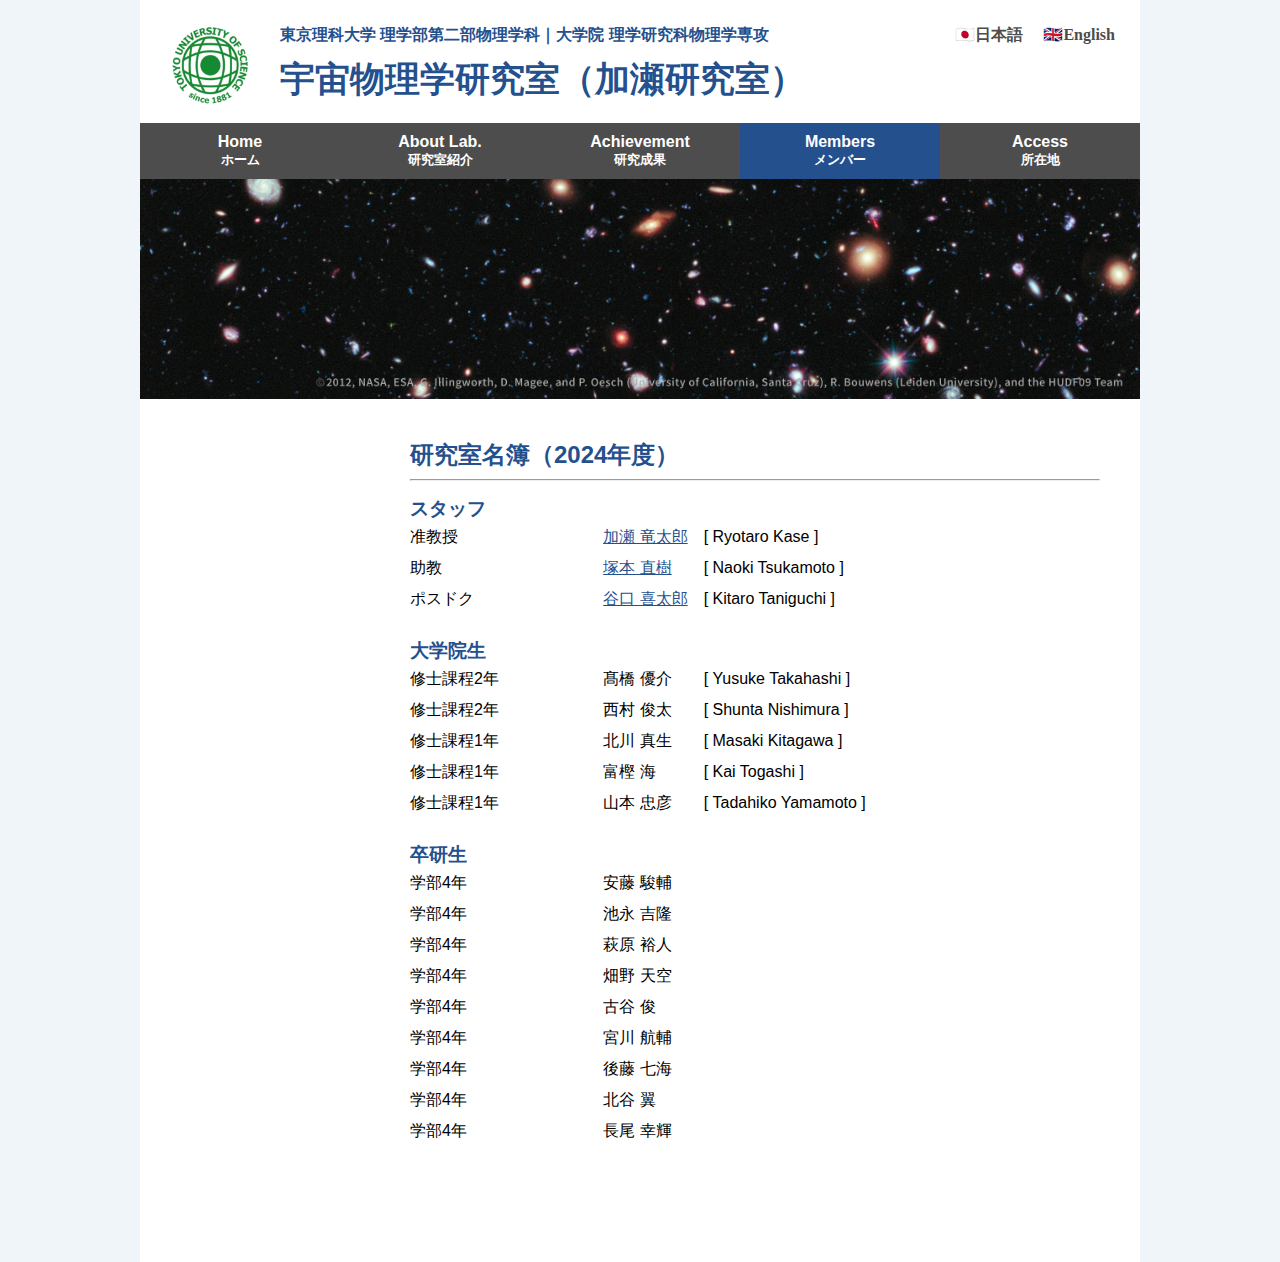
<file: members.html>
<!DOCTYPE html>

<html>
	<head>
		<meta charset="UTF-8" name="description" content="加瀬研究室｜東京理科大学 理学部第二部物理学科｜大学院 理学研究科物理学専攻の公式Webサイトです">
		<title>宇宙物理学研究室（加瀬研究室）｜東京理科大学 理学部第二部物理学科｜大学院 理学研究科物理学専攻</title>
		<link href="css/style.css" rel="stylesheet" type="text/css">
	</head>
		
	<body>
		<div class="wrapper">
			<header>
				<img src="./images/symbol.jpg" class="symbol-image">
				<a href="./index.html"><p class="head-affiliation">東京理科大学 理学部第二部物理学科｜大学院 理学研究科物理学専攻</p></a>
				<a href="./index.html"><h1>宇宙物理学研究室（加瀬研究室）</h1></a>
				<ul class="language-switcher">
					<li><a href="./members.html">&#127471;&#127477;日本語</a></li>
					<li><a href="./members_en.html">&#127468;&#127463;English</a></li>
				</ul>
				<nav>
					<ul>
						<li>
							<a href="./index.html">
								<p class="nav1">Home</p>
								<p class="nav2">ホーム</p>
							</a>
						</li>
						<li>
							<a href="./aboutlab.html">
								<p class="nav1">About Lab.</p>
								<p class="nav2">研究室紹介</p>
							</a></li>
						<li>
							<a href="./achievement.html">
								<p class="nav1">Achievement</p>
								<p class="nav2">研究成果</p>
							</a>
						</li>
						<li class="thispage">
							<a href="./members.html">
								<p class="nav1">Members</p>
								<p class="nav2">メンバー</p>
							</a>
						</li>						
						<li>
							<a href="./access.html">
								<p class="nav1">Access</p>
								<p class="nav2">所在地</p>	
							</a>
						</li>
					</ul>
				</nav>
				<div class="top-image-container">
					<img class="top-image" src="./images/xdf_text.png">
				</div>
			</header>

			<main>
				<article>
					<ul class="article-list">
					</ul>
					<div class="article-content">
						<h2 class="article-item">研究室名簿（2024年度）</h2>
						<hr>
						<dl class="members">
							<h3>スタッフ</h3>
							<dt>准教授</dt>
							<dd>
								<a href="./profile_kase.html">加瀬 竜太郎</a>　[ Ryotaro Kase ]
							</dd>
							<dt>助教</dt>
							<dd>
								<a href="https://researchmap.jp/tsukamoton" target="_blank" rel="noopener noreferrer">塚本 直樹</a>　　[ Naoki Tsukamoto ]
							</dd>
							<dt>ポスドク</dt>
							<dd>
								<a href="https://inspirehep.net/authors/2799605?ui-citation-summary=true" target="_blank" rel="noopener noreferrer">谷口 喜太郎</a>　[ Kitaro Taniguchi ]
							</dd>
							<br>
							<h3>大学院生</h3>
							<dt>修士課程2年</dt>
							<dd>髙橋 優介　　[ Yusuke Takahashi ]</dd>
							<dt>修士課程2年</dt>
							<dd>西村 俊太　　[ Shunta Nishimura ]</dd>
							<dt>修士課程1年</dt>
							<dd>北川 真生　　[ Masaki Kitagawa ]</dd>
							<dt>修士課程1年</dt>
							<dd>富樫 海　　　[ Kai Togashi ]</dd>
							<dt>修士課程1年</dt>
							<dd>山本 忠彦　　[ Tadahiko Yamamoto ]</dd>
							<br>
							<h3>卒研生</h3>
							<dt>学部4年</dt>
							<dd>安藤 駿輔</dd>
							<dt>学部4年</dt>
							<dd>池永 吉隆</dd>
							<dt>学部4年</dt>
							<dd>萩原 裕人</dd>
							<dt>学部4年</dt>
							<dd>畑野 天空</dd>
							<dt>学部4年</dt>
							<dd>古谷 俊</dd>
							<dt>学部4年</dt>
							<dd>宮川 航輔</dd>
							<dt>学部4年</dt>
							<dd>後藤 七海</dd>
							<dt>学部4年</dt>
							<dd>北谷 翼</dd>
							<dt>学部4年</dt>
							<dd>長尾 幸輝</dd>
						</dl>
					</div>
				</article>
			</main>
			
			<footer>
			
			</footer>
		</div>
	</body>
</html>
</file>
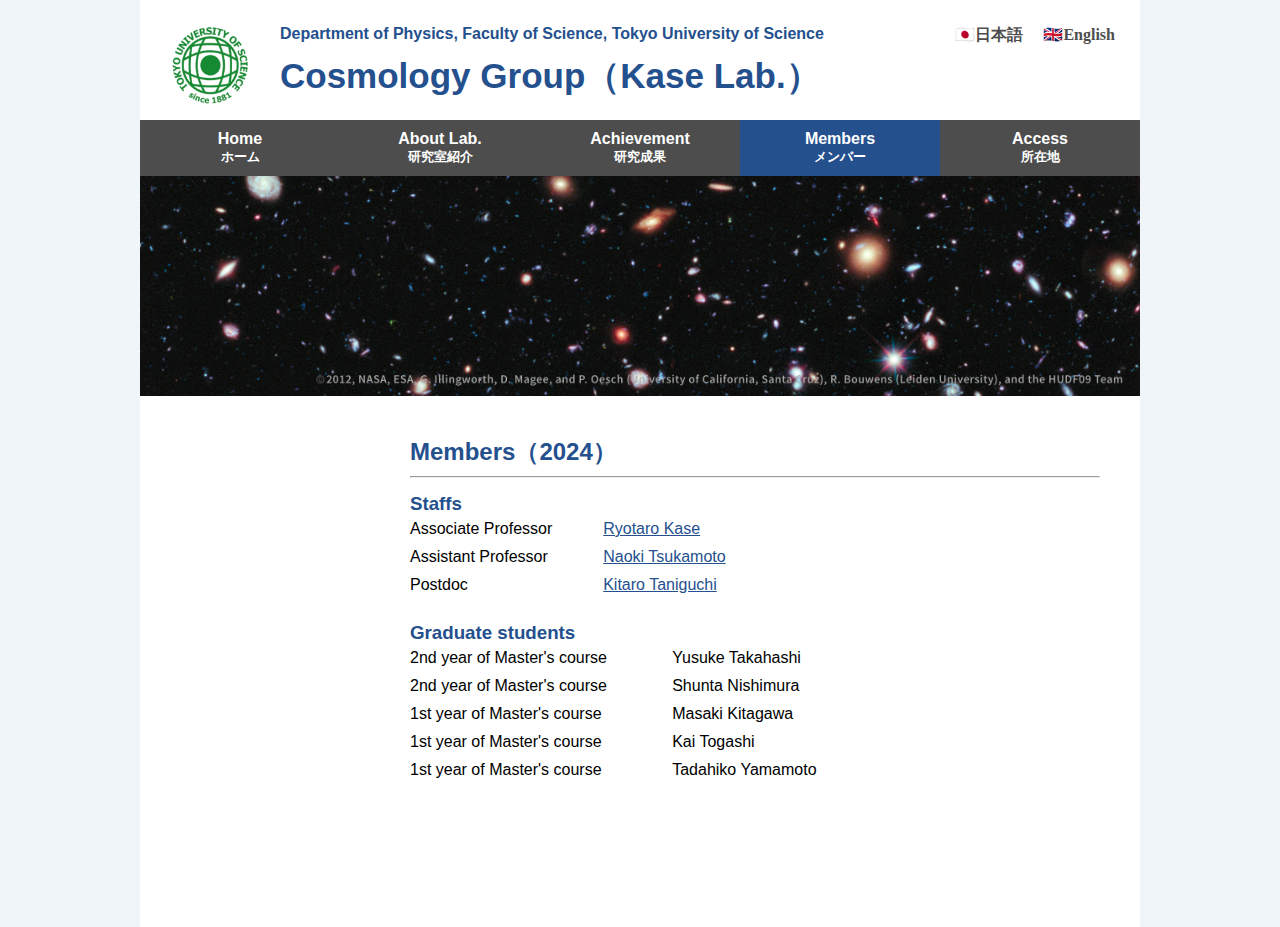
<file: members_en.html>
<!DOCTYPE html>

<html>
	<head>
		<meta charset="UTF-8" name="description" content="加瀬研究室｜東京理科大学 理学部第二部物理学科｜大学院 理学研究科物理学専攻の公式Webサイトです">
		<title>宇宙物理学研究室（加瀬研究室）｜東京理科大学 理学部第二部物理学科｜大学院 理学研究科物理学専攻</title>
		<link href="css/style.css" rel="stylesheet" type="text/css">
	</head>
		
	<body>
		<div class="wrapper">
			<header>
				<img src="./images/symbol.jpg" class="symbol-image">
				<a href="./index_en.html"><p class="head-affiliation">Department of Physics, Faculty of Science, Tokyo University of Science</p></a>
				<a href="./index_en.html"><h1>Cosmology Group（Kase Lab.）</h1></a>
				<ul class="language-switcher">
					<li><a href="./members.html">&#127471;&#127477;日本語</a></li>
					<li><a href="./members_en.html">&#127468;&#127463;English</a></li>
				</ul>
				<nav>
					<ul>
						<li>
							<a href="./index_en.html">
								<p class="nav1">Home</p>
								<p class="nav2">ホーム</p>
							</a>
						</li>
						<li>
							<a href="./aboutlab_en.html">
								<p class="nav1">About Lab.</p>
								<p class="nav2">研究室紹介</p>
							</a></li>
						<li>
							<a href="./achievement_en.html">
								<p class="nav1">Achievement</p>
								<p class="nav2">研究成果</p>
							</a>
						</li>
						<li class="thispage">
							<a href="./members_en.html">
								<p class="nav1">Members</p>
								<p class="nav2">メンバー</p>
							</a>
						</li>						
						<li>
							<a href="./access_en.html">
								<p class="nav1">Access</p>
								<p class="nav2">所在地</p>	
							</a>
						</li>
					</ul>
				</nav>
				<div class="top-image-container">
					<img class="top-image" src="./images/xdf_text.png">
				</div>
			</header>

			<main>
				<article>
					<ul class="article-list">
					</ul>
					<div class="article-content">
						<h2 class="article-item">Members（2024）</h2>
						<hr>
						<dl class="members">
						  <div class="staff">
								<h3>Staffs</h3>
								<dt>Associate Professor</dt>
								<dd>
									<a href="./profile_kase.html">Ryotaro Kase</a>
								</dd>
								<dt>Assistant Professor</dt>
								<dd>
									<a href="https://researchmap.jp/tsukamoton" target="_blank" rel="noopener noreferrer">Naoki Tsukamoto</a>
								</dd>
								<dt>Postdoc</dt>
								<dd>
									<a href="https://inspirehep.net/authors/2799605?ui-citation-summary=true" target="_blank" rel="noopener noreferrer">Kitaro Taniguchi</a>
								</dd>
								<br>
							</div>
							<div class="graduate-students">
								<h3>Graduate students</h3>
								<dt>2nd year of Master's course</dt>
								<dd>Yusuke Takahashi</dd>
								<dt>2nd year of Master's course</dt>
								<dd>Shunta Nishimura</dd>
								<dt>1st year of Master's course</dt>
								<dd>Masaki Kitagawa</dd>
								<dt>1st year of Master's course</dt>
								<dd>Kai Togashi</dd>
								<dt>1st year of Master's course</dt>
								<dd>Tadahiko Yamamoto</dd>
								<br>
							</div>
						</dl>
					</div>
				</article>
			</main>
			
			<footer>
			
			</footer>
		</div>
	</body>
</html>
</file>
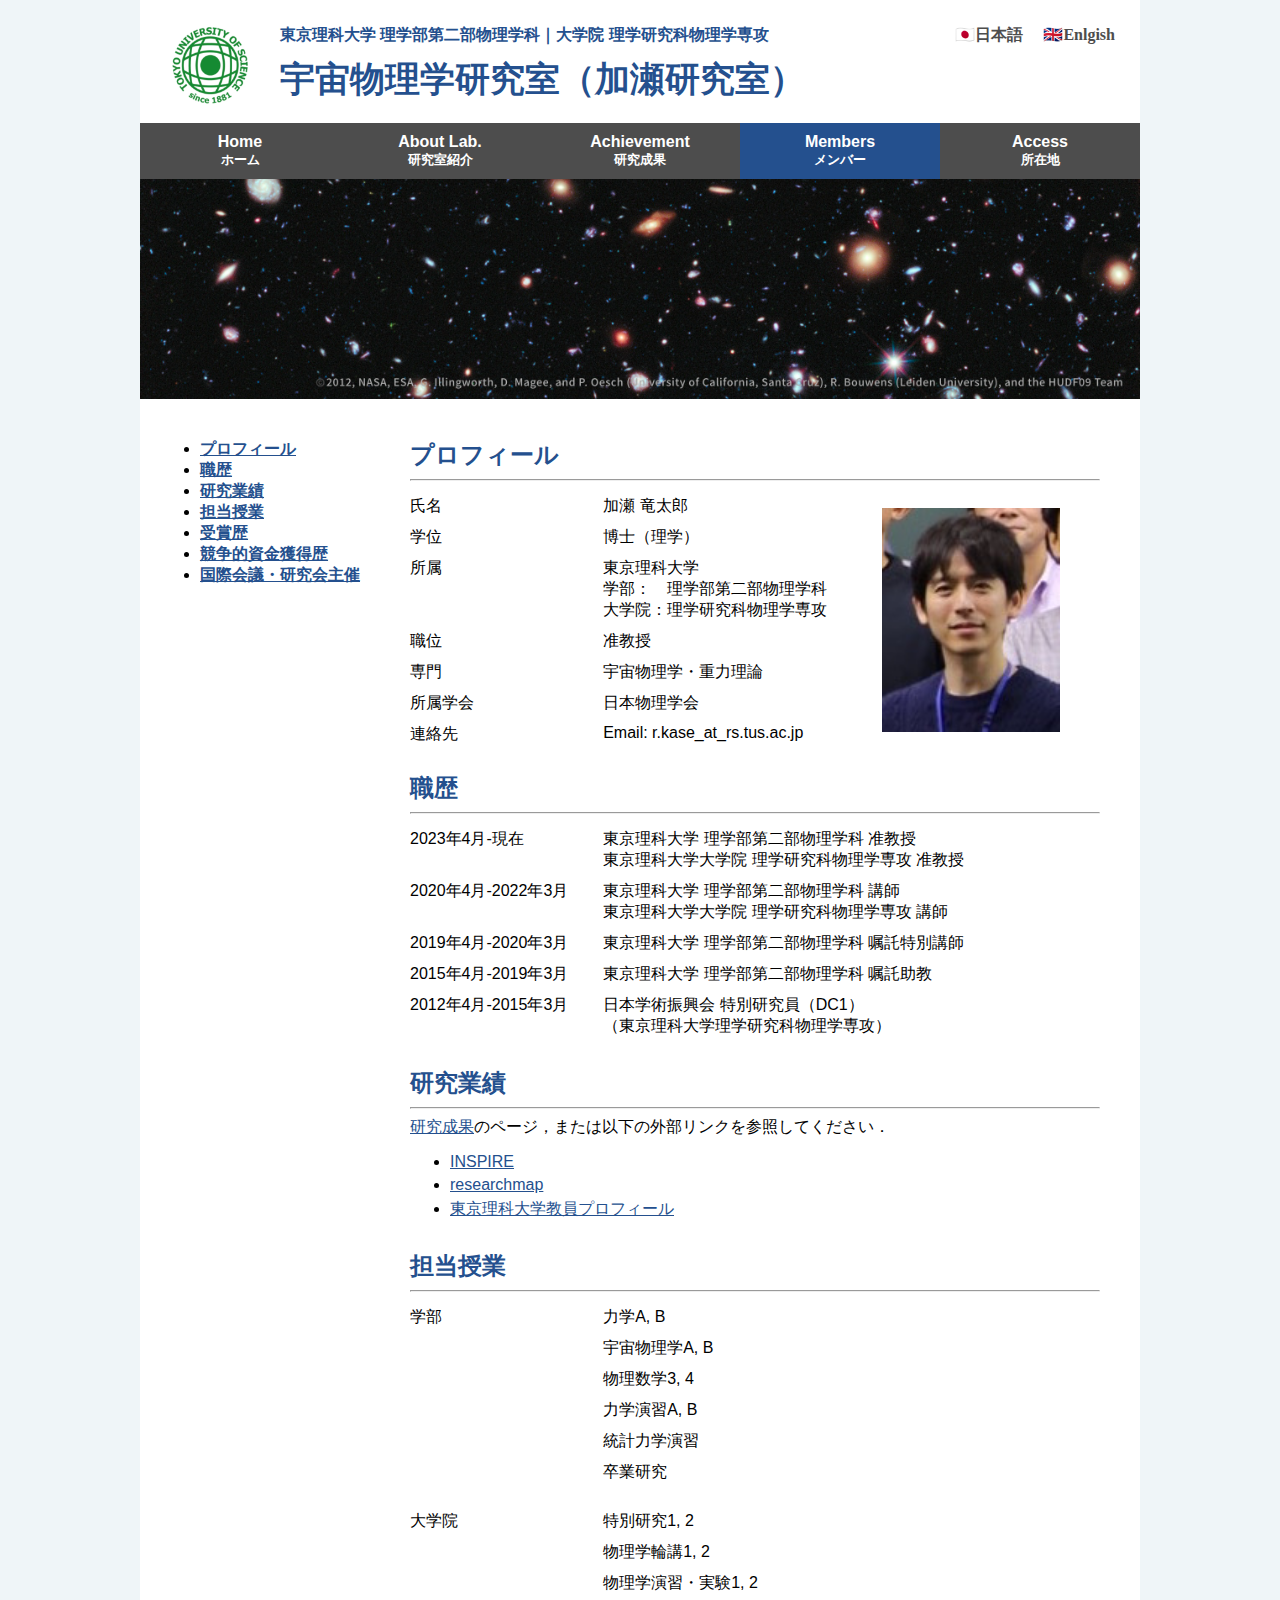
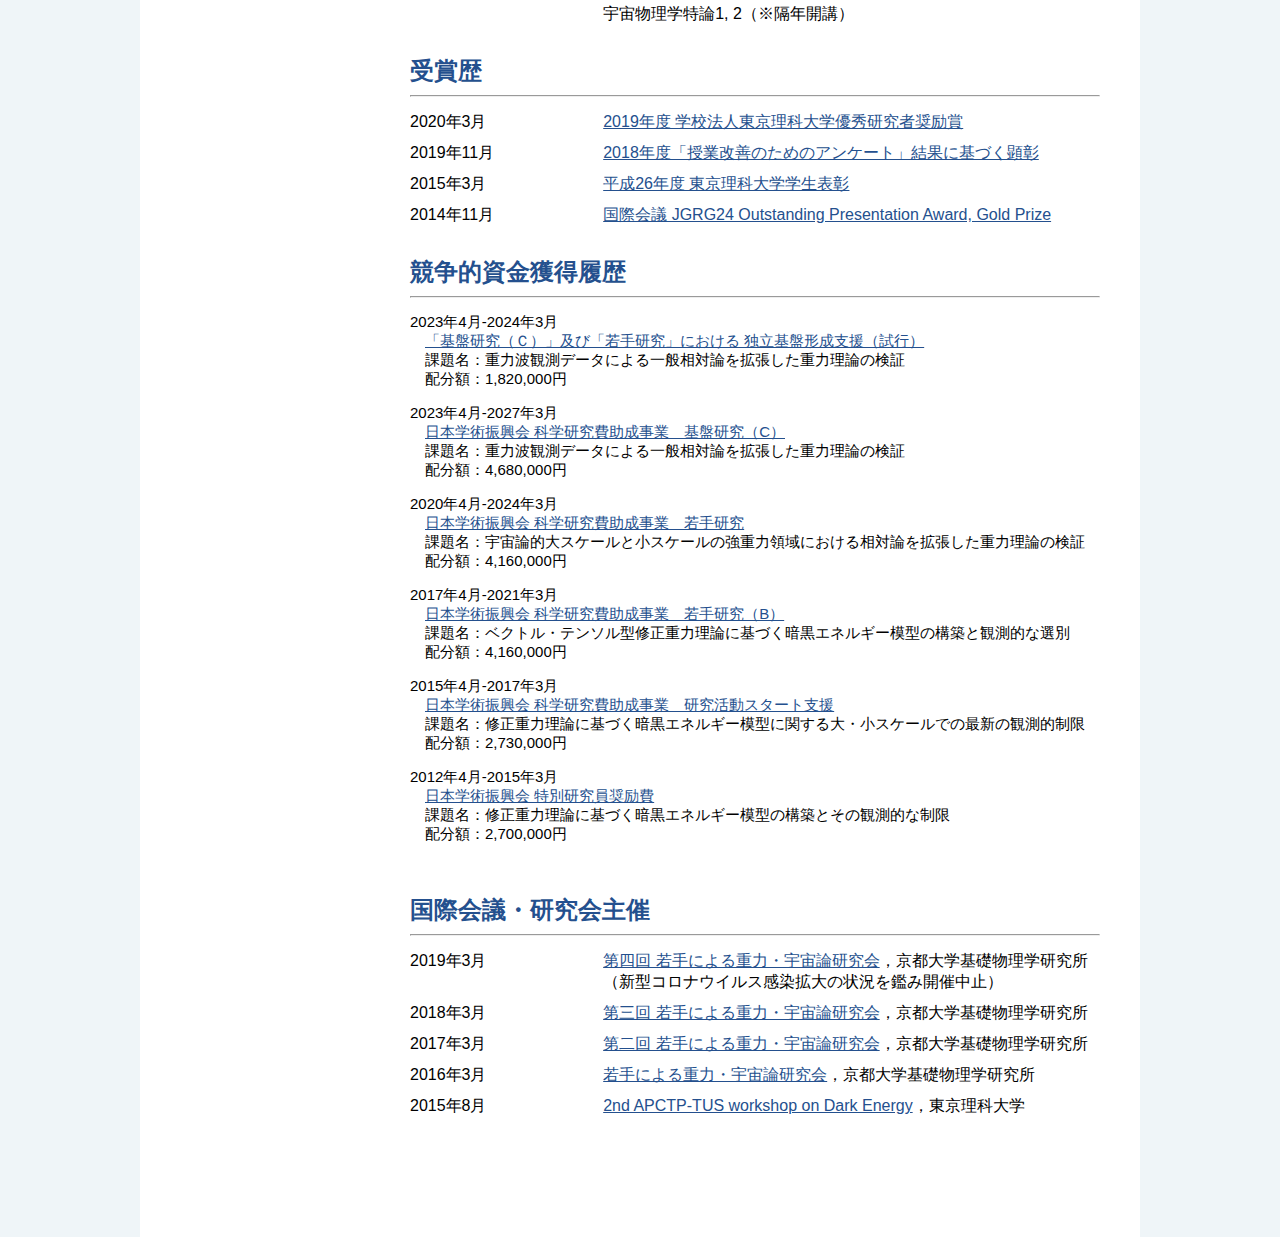
<file: profile_kase.html>
<!DOCTYPE html>

<html>
	<head>
		<meta charset="UTF-8" name="description" content="加瀬研究室｜東京理科大学 理学部第二部物理学科｜大学院 理学研究科物理学専攻の公式Webサイトです">
		<title>宇宙物理学研究室（加瀬研究室）｜東京理科大学 理学部第二部物理学科｜大学院 理学研究科物理学専攻</title>
		<link href="css/style.css" rel="stylesheet" type="text/css">
	</head>
		
	<body>
		<div class="wrapper">
			<header>
				<img src="./images/symbol.jpg" class="symbol-image">
				<a href="./index.html"><p class="head-affiliation">東京理科大学 理学部第二部物理学科｜大学院 理学研究科物理学専攻</p></a>
				<a href="./index.html"><h1>宇宙物理学研究室（加瀬研究室）</h1></a>
				<ul class="language-switcher">
					<li><a href="./index.html">&#127471;&#127477;日本語</a></li>
					<li><a href="./index_en.html">&#127468;&#127463;Enlgish</a></li>
				</ul>
				<nav>
					<ul>
						<li>
							<a href="./index.html">
								<p class="nav1">Home</p>
								<p class="nav2">ホーム</p>
							</a>
						</li>
						<li>
							<a href="./aboutlab.html">
								<p class="nav1">About Lab.</p>
								<p class="nav2">研究室紹介</p>
							</a>
						</li>
						<li>
							<a href="./achievement.html">
								<p class="nav1">Achievement</p>
								<p class="nav2">研究成果</p>
							</a>
						</li>
						<li class="thispage">
							<a href="./members.html">
								<p class="nav1">Members</p>
								<p class="nav2">メンバー</p>
							</a>
						</li>
						<li>
							<a href="./access.html">
								<p class="nav1">Access</p>
								<p class="nav2">所在地</p>	
							</a>
						</li>
					</ul>
				</nav>
				<div class="top-image-container">
					<img class="top-image" src="./images/xdf_text.png">
				</div>
			</header>

			<main>
				<article>
					<ul class="article-list">
						<li><a href="#profile">プロフィール</a></li>
						<li><a href="#career">職歴</a></li>
						<li><a href="#gyoseki">研究業績</a></li>
						<li><a href="#teaching">担当授業</a></li>
						<li><a href="#honor">受賞歴</a></li>
						<li><a href="#grant">競争的資金獲得歴</a></li>
						<li><a href="#workshop">国際会議・研究会主催</a></li>
					</ul>
					<div class="article-content profile-kase-container">
						<!-- プロフィール -->
						<h2 class="article-item" id="profile">プロフィール</h2>
						<hr>
						<dl class="profile">
							<div class="profile-icon">
								<img src="./images/profile.png" width="178.5" height="223.5">
							</div>
							<dt>氏名</dt>
							<dd>加瀬 竜太郎</dd>
							<dt>学位</dt>
							<dd>博士（理学）</dd>
							<dt>所属</dt>
							<dd>
								<p>東京理科大学</p>
								<p>学部：　理学部第二部物理学科</p>
								<p>大学院：理学研究科物理学専攻</p>
							</dd>
							<dt>職位</dt>
							<dd>准教授</dd>
							<dt>専門</dt>
							<dd>宇宙物理学・重力理論</dd>
							<dt>所属学会</dt>
							<dd>日本物理学会</dd>
							<dt>連絡先</dt>
							<dd>Email: r.kase_at_rs.tus.ac.jp</dd>
						</dl>
						<!-- 職歴 -->
						<h2 class="article-item" id="career">職歴</h2>
						<hr>
						<dl class="career">
							<dt>2023年4月-現在</dt>
							<dd>								
								<p>東京理科大学 理学部第二部物理学科 准教授</p>
								<p>東京理科大学大学院 理学研究科物理学専攻 准教授</p>
							</dd>
							<dt>2020年4月-2022年3月</dt>
							<dd>
								<p>東京理科大学 理学部第二部物理学科 講師</p>
								<p>東京理科大学大学院 理学研究科物理学専攻 講師</p>
							</dd>
							<dt>2019年4月-2020年3月</dt>
							<dd>東京理科大学 理学部第二部物理学科 嘱託特別講師</dd>
							<dt>2015年4月-2019年3月</dt>
							<dd>東京理科大学 理学部第二部物理学科 嘱託助教</dd>
							<dt>2012年4月-2015年3月</dt>
							<dd>
								<p>日本学術振興会 特別研究員（DC1）</p>
								<p style="margin-top: 0;">（東京理科大学理学研究科物理学専攻）</p>
							</dd>
						</dl>
						<!-- 研究業績 -->
						<h2 class="article-item" id="gyoseki">研究業績</h2>
						<hr>
						<div class="gyoseki-content">
							<p><a href="./achievement.html">研究成果</a>のページ，または以下の外部リンクを参照してください．</p>
							<ul>
								<li><a href="https://inspirehep.net/authors/1272384?ui-citation-summary=true">INSPIRE</a></li>
								<li><a href="https://researchmap.jp/r_kase">researchmap</a></li>
								<li><a href="https://www.tus.ac.jp/ridai/doc/ji/RIJIA01Detail.php?act=pos&kin=ken&diu=6bb5">東京理科大学教員プロフィール</a></li>
							</ul>
						</div>
						<!-- 受賞歴 -->
						<h2 class="article-item" id="teaching">担当授業</h2>
						<hr>
						<dl>
							<dt>学部</dt>
							<dd>
								<p>力学A, B</p>
							</dd>
							<dd>
								<p>宇宙物理学A, B</p>
							</dd>
							<dd>
								<p>物理数学3, 4</p>
							</dd>
							<dd>
								<p>力学演習A, B</p>
							</dd>
							<dd>
								<p>統計力学演習</p>
							</dd>
							<dd>
								<p>卒業研究</p>
							</dd>
							<br>
							<dt>大学院</dt>
							<dd>
								<p>特別研究1, 2</p>
							</dd>
							<dd>
								<p>物理学輪講1, 2</p>
							</dd>
							<dd>
								<p>物理学演習・実験1, 2</p>
							</dd>
							<dd>
								<p>宇宙物理学特論1, 2（※隔年開講）</p>
							</dd>
						</dl>
						<!-- 受賞歴 -->
						<h2 class="article-item" id="honor">受賞歴</h2>
						<hr>
						<dl class="honor">
							<dt>2020年3月</dt>
							<dd>
								<p><a href="https://dept.tus.ac.jp/sc2/award/?paged=5">2019年度 学校法人東京理科大学優秀研究者奨励賞</a></p>
							</dd>
							<dt>2019年11月</dt>
							<dd>
								<p><a href="https://www.tus.ac.jp/fd/wp-content/uploads/2020/01/e06a5ffc885e806ef30fbe35e5ac8bc4.pdf">2018年度「授業改善のためのアンケート」結果に基づく顕彰</a></p>
							</dd>
							<dt>2015年3月</dt>
							<dd><a href="https://www.tus.ac.jp/about/information/publication/magazine/file/no197.pdf">平成26年度 東京理科大学学生表彰</a></dd>
							<dt>2014年11月</dt>
							<dd><a href="https://www-tap.scphys.kyoto-u.ac.jp/jgrg/proc/jgrg24/JGRG24-oral-1.pdf">国際会議 JGRG24 Outstanding Presentation Award, Gold Prize</a></dd>
						</dl>
						<!-- 競争的資金獲得履歴 -->
						<h2 class="article-item" id="grant">競争的資金獲得履歴</h2>
						<hr>
						<div class="grant-content">
							<div class="grant-content-item">
								<p>2023年4月-2024年3月</p>
								<p>　<a href="https://kaken.nii.ac.jp/ja/grant/KAKENHI-PROJECT-23K03421/">「基盤研究（Ｃ）」及び「若手研究」における 独立基盤形成支援（試行）</a></p>
								<p>　課題名：重力波観測データによる一般相対論を拡張した重力理論の検証</p>
								<p>　配分額：1,820,000円</p>
							</div>
							<div class="grant-content-item">
								<p>2023年4月-2027年3月</p>
								<p>　<a href="https://kaken.nii.ac.jp/ja/grant/KAKENHI-PROJECT-23K03421/">日本学術振興会 科学研究費助成事業　基盤研究（C）</a></p>
								<p>　課題名：重力波観測データによる一般相対論を拡張した重力理論の検証</p>
								<p>　配分額：4,680,000円</p>
							</div>
							<div class="grant-content-item">
								<p>2020年4月-2024年3月</p>
								<p>　<a href="https://kaken.nii.ac.jp/ja/grant/KAKENHI-PROJECT-20K14471/">日本学術振興会 科学研究費助成事業　若手研究</a></p>
								<p>　課題名：宇宙論的大スケールと小スケールの強重力領域における相対論を拡張した重力理論の検証</p>
								<p>　配分額：4,160,000円</p>
							</div>
							<div class="grant-content-item">
								<p>2017年4月-2021年3月</p>
								<p>　<a href="https://kaken.nii.ac.jp/ja/grant/KAKENHI-PROJECT-17K14297/">日本学術振興会 科学研究費助成事業　若手研究（B）</a></p>
								<p>　課題名：ベクトル・テンソル型修正重力理論に基づく暗黒エネルギー模型の構築と観測的な選別</p>
								<p>　配分額：4,160,000円</p>
							</div>
							<div class="grant-content-item">
								<p>2015年4月-2017年3月</p>
								<p>　<a href="https://kaken.nii.ac.jp/ja/grant/KAKENHI-PROJECT-15H06635/">日本学術振興会 科学研究費助成事業　研究活動スタート支援</a></p>
								<p>　課題名：修正重力理論に基づく暗黒エネルギー模型に関する大・小スケールでの最新の観測的制限</p>
								<p>　配分額：2,730,000円</p>
							</div>
							<div class="grant-content-item">
								<p>2012年4月-2015年3月</p>
								<p>　<a href="https://kaken.nii.ac.jp/grant/KAKENHI-PROJECT-12J06770/">日本学術振興会 特別研究員奨励費</a></p>
								<p>　課題名：修正重力理論に基づく暗黒エネルギー模型の構築とその観測的な制限</p>
								<p>　配分額：2,700,000円</p>
							</div>
						</div>
						<!-- 国際会議・研究会主催 -->
						<h2 class="article-item" id="workshop">国際会議・研究会主催</h2>
						<hr>
						<dl>
							<dt>2019年3月</dt>
							<dd>
								<p><a href="https://www2.yukawa.kyoto-u.ac.jp/~grav-wakate4/">第四回 若手による重力・宇宙論研究会</a>，京都大学基礎物理学研究所</p>
								<p>（新型コロナウイルス感染拡大の状況を鑑み開催中止）</p>	
							</dd>
							<dt>2018年3月</dt>
							<dd><a href="https://www2.yukawa.kyoto-u.ac.jp/~grav-wakate3/">第三回 若手による重力・宇宙論研究会</a>，京都大学基礎物理学研究所</dd>
							<dt>2017年3月</dt>
							<dd><a href="https://www2.yukawa.kyoto-u.ac.jp/~grav-wakate2/">第二回 若手による重力・宇宙論研究会</a>，京都大学基礎物理学研究所</dd>
							<dt>2016年3月</dt>
							<dd><a href="https://www2.yukawa.kyoto-u.ac.jp/~grav-wakate/">若手による重力・宇宙論研究会</a>，京都大学基礎物理学研究所</dd>
							<dt>2015年8月</dt>
							<dd><a href="https://www.rs.tus.ac.jp/apctp-tus/">2nd APCTP-TUS workshop on Dark Energy</a>，東京理科大学</dd>
						</dl>
					</div>
				</article>
			</main>
			
			<footer>
			
			</footer>
		</div>
	</body>
</html>
</file>
<file: css/style.css>
/* 全体に共通のスタイル */

* {
	box-sizing: border-box;
  text-size-adjust: 100%;
	-webkit-text-size-adjust: 100%;
}

body {
	margin: 0;
	background-color: #EFF5F8;
  font-family: 
    "Hiragino Kaku Gothic ProN",
    "Hiragino Sans",
    Meiryo,
    sans-serif;
}

.head-affiliation {
	color: #24508E;
	font-weight: bold;
	margin: 0;
}

.symbol-image {
	width: 80px;
	height: 80px;
	margin: 0 30px;
	float: left;
}

h1 {
	font-size: 35px;
	color: #24508E;
	padding-left: 30px;
	padding: 10px 0 5px 0;
	margin: 0 0 15px 0;
}

h2 {
	margin: 0;
	color: #24508E;
}

h3	{
	margin: 0;
	margin-bottom:5px;
	color: #24508E;
}

header {
	height: 100%;
	position: relative;
}

header a {
	text-decoration: none;
}

nav ul {
	padding-left: 0;
	font-size: 0;
}

nav ul li {
	text-align: center;
	display: inline-block;
	padding: 0;
	margin: 0;
	background-color: #4D4D4D;
	width: 20%;
}

.thispage {
	background-color: #24508E;
}

nav ul li:hover {
	background-color: #24508E;
}

nav ul li a {
	text-decoration: none;
	color: white;
	font-weight: bold;
	text-align: center;
}

.nav1 {
	padding-top: 10px;
	margin: 0;
	font-size: medium;
}

.nav2 {
	padding-bottom: 10px;
	margin: 0;
	font-size: small;
}

.top-image-container {
	position: relative;
	height: 220px;
}

.image-credit {
	position: absolute;
	top: 89%;
	left: 39%;
	color: darkgray;
	font-size: 8px;
	;
}

.top-image {
	width: 100%;
	height: 220px;
	object-fit: cover;
	object-position: 50% 100%;
}

.language-switcher {
	list-style: none;
	position: absolute;
	right: 10px;
	top: 0%;
	padding: 0;
	margin: 0;
}

.language-switcher li {
	float: left;
	margin-right: 10px;
}

.language-switcher li a {
	color: #4D4D4D;
	font-family: "Hiragino Kaku Gothic ProN";
	font-weight: bold;
	padding: 0 5px;
}

.wrapper {
		height: 100%;
		width: 100%;
    min-width: 740px;
    max-width: 1000px;
		padding-top: 25px;
    margin-left: auto;
    margin-right: auto;
		background-color: white;
}

main {
	width: 100%;
	height: 100%;
}

main p {
	margin: 20px 0;
}

a {
	color: #24508E;
}

article {
	height: 100%;
	margin: 40px 40px 0 40px;
	padding-bottom: 40px;
	display: block;
	overflow: hidden;
}

article ul {
	margin-bottom: 0;
}

article p {
	display: block;
	margin: 0;
	margin-bottom: 30px;
}

dl {
	font-size: small;
	margin-top: 25px;
}

dd {
	margin-left: 75px;
	padding-left: 15px;
}

.clearfix::after{
  content: "";
  clear: both;
  display: block;
}

/* index.htmlのスタイル */

.columns {
	display: block;
	height: 100%;
}

.columns dl ul {
	padding-left: 0;
}

.columns dl ul li {
	list-style: none;
	border-bottom: dashed;
	border-width: 0.5px;
	margin-bottom: 10px;
	padding-bottom: 3px;
}

.news {
	width: 32.5%;
	float: left;
	display: block;
}

.news dl ul li dt {
	float: left;
}

.news-top {
	color: #24508E;
	margin: 5px 0;
	font-weight: bold;
}

.column span {
	color: #24508E;
	font-weight: bold;
}

.welcome {
	display: block;
	float: right;
	width: 65%;
}

.welcome h2 {
	margin-bottom: 17px;
}

.welcome p {
	margin-bottom: 36px;
}

.welcome-detail ul {
	margin: 0;
	padding-left: 20px;
}

.welcome-detail p {
	margin-left: 20px;
	width: 90%;
}

.past-news {
	float: right;
	margin: 0;
	font-weight: bold;
}

.column-past-news {
	width: 80%;
	float: left;
	display: block;
	height: 2000px;
}

.column-past-news dt {
	float: left;
}

.column-past-news span {
	color: #24508E;
	font-weight: bold;
}

.column-past-news dl {
	font-size: 14px;
}

.column-past-news dl ul li {
	list-style: none;
	border-bottom: dashed;
	border-width: 0.5px;
	margin-bottom: 18px;
}

.column-past-news dl ul li dd {
	margin-left: 85px;
}

/* aboutlab.html, achievement.html, profile_kase.htmlに共通のスタイル */

.article-list {
	float: left;
	width: 20%;
	height: 100%;
	margin-top: 0;
	padding-left: 20px;
	font-weight: bold;
}

.article-content {
	float: right;
	width:75%;
	height: 100%;
	font-family: 
		"Hiragino Kaku Gothic ProN",
    "Hiragino Sans",
    Meiryo,
    sans-serif;
}

.article-item {
	margin: 0;
}
.article-content dl {
	margin-top: 15px;
	margin-bottom: 30px;
	font-size: 16px;
}

.article-content ul{
	font-size: medium;
	margin-top: 15px;
}

.article-content li {
	margin-bottom: 5px;
}

.article-content dd {
	width: 72%;
	margin: 0 0 10px 28%;
	padding-left: 0;
}

.article-content {
	margin-bottom: 50px;
}

.article-content p {
	margin: 0;
}


/* aboutlab.htmlのスタイル */

.affiliation dt {
	margin-bottom: 10px;
}

.affiliation dd {
	margin: 0 0 10px 20px;
}

.research-area dt {
	float: left;
}

.research-theme p {
	margin-top: 0;
	margin-bottom: 5px;
}

.research-content {
	margin-bottom: 30px;
}

.research-content p {
	margin-bottom: 8px;
}

.article-content span {
	color: #24508E;
	font-weight: bold;
}

.sotsuken-list {
	margin-bottom: 25px;
}

.research-content dt {
	margin-left: 20px;
}

.research-daigakuin dt {
	float: none;
	margin-bottom: 2px;
}

.research-daigakuin dd {
	margin-left: 37px;
	margin-bottom: 10px;
	width: 90%;
}

figure {
	display: block;
}

.figures {
	height: 100%;
}

/* achievement.htmlのスタイル */

.achievement-list {
	float: left;
	width: 15%;
	height: 100%;
	margin-top: 0;
	padding-left: 20px;
}

.achievement-content ul {
	font-size: 15px;
	margin-bottom: 50px;
	font-family: Arial;
}

ul.published-papers {
	margin-top: 15px;
	margin-left: 8px;
	padding-left: 0;
	overflow: hidden;
}

.published-papers p {
	margin-top: 0;
	font-size: 90%;
}

li.published-papers-item {
	padding: 10px;
	border-bottom: 1px solid #ddd;
}

.authors {
	color: #727272;
}

span.referee {
	font-size: 9px;
	padding: 1px 4px;
	margin-left: 10px;
	background-color: #24508E;
	border-radius: 2px;
	color: white;
	display: inline-block;
}

span.preprint {
	font-size: 9px;
	padding: 0.5px 4px;
	margin-left: 10px;
	background-color: #ac3232;
	border-radius: 2px;
	color: white;
	display: inline-block;
}

.grant-content p {
	font-family: "Arial";
}


/* members.htmlのスタイル */

.members dt {
	float: left;
}

.graduate-students dd {
	margin-left: 38%;
}


/* access.htmlのスタイル */

.address {
	margin-bottom: 30px;
}

.map {
	width: 400px;
	margin: 0 auto;
}


/* profile_kase.htmlのスタイル */

.profile-kase-container {
	font-family: Arial;
}

.profile-kase-container dt {
	float: left;
}

.profile-icon {
	float: right;
	margin-right: 40px;
	margin-top: 12px;
}

.gyoseki-content {
	margin-bottom: 30px;
}

.grant-content {
	margin-bottom: 50px;
}

.grant-content-item p {
	margin: 0;
	font-size: 15px;
}

.grant-content-item {
	margin: 15px 0;
}

figure.poster {
float: left;
padding-right: 10px;
}

figcaption {
  width: fit-content; 
  margin-right: auto;
  margin-left: auto;
}

p.head-affiliation {
	font-size: 16px;
}
</file>
